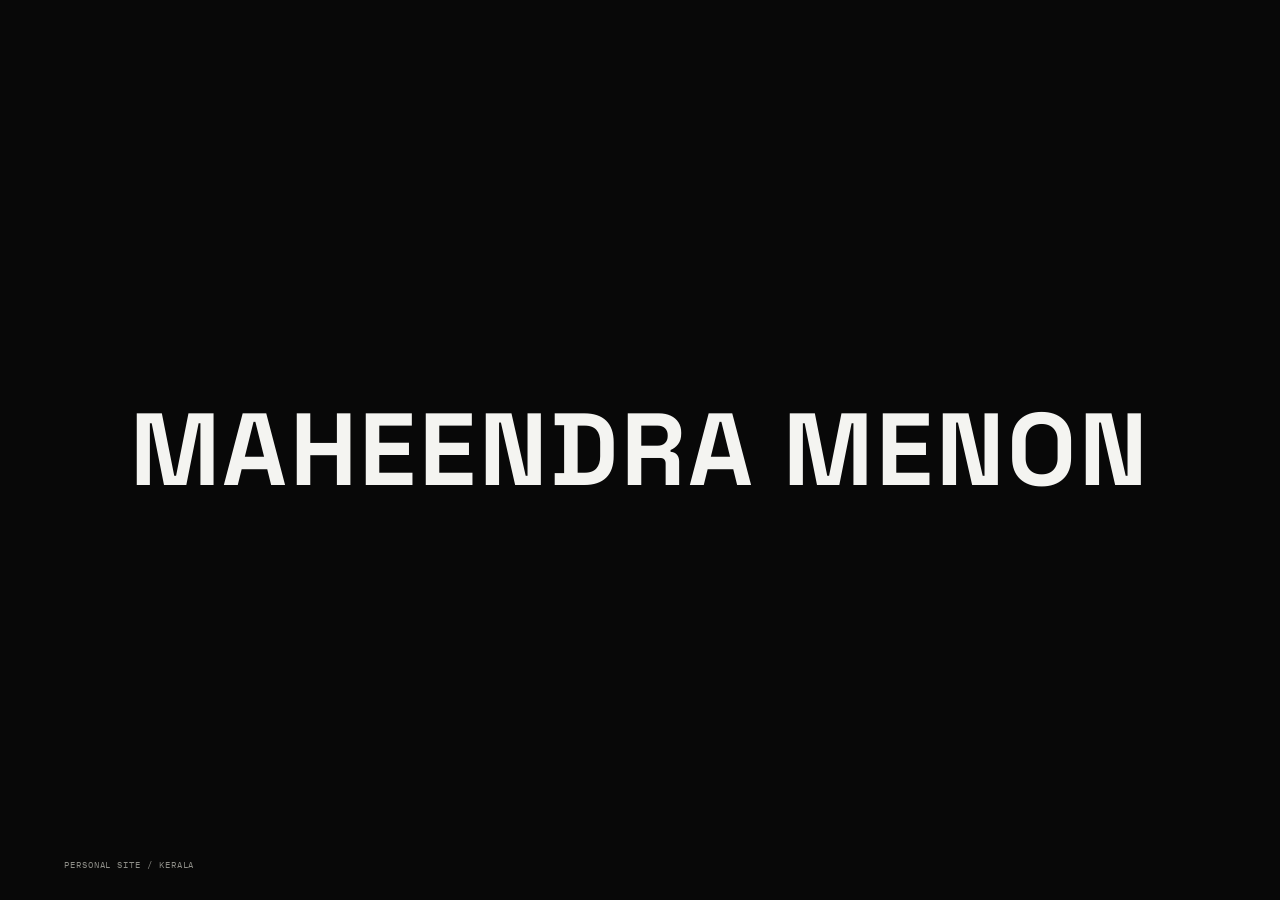
<file: index.html>
<!doctype html>
<html lang="en">
<head>
  <meta charset="utf-8">
  <meta name="viewport" content="width=device-width, initial-scale=1">
  <meta name="theme-color" content="#080808">
  <link rel="icon" type="image/svg+xml" href="favicon.svg">
  <meta name="description" content="Maheendra Menon's corner of the internet: a collection of software, interfaces, and experiments built in Kerala.">
  <meta name="author" content="Maheendra Menon">
  <link rel="canonical" href="https://maheendrahx.github.io/Portfolio/">
  <meta property="og:type" content="website">
  <meta property="og:url" content="https://maheendrahx.github.io/Portfolio/">
  <meta property="og:title" content="Maheendra Menon — Portfolio">
  <meta property="og:description" content="A collection of software, interfaces, and experiments by Maheendra Menon.">
  <meta property="og:image" content="https://maheendrahx.github.io/Portfolio/me.jpeg">
  <title>Maheendra Menon — Portfolio</title>
  <script src="theme-init.js"></script>
  <link rel="preconnect" href="https://fonts.googleapis.com">
  <link rel="preconnect" href="https://fonts.gstatic.com" crossorigin>
  <link href="https://fonts.googleapis.com/css2?family=DM+Mono:wght@400;500&family=IBM+Plex+Mono:wght@400;500;600&family=Manrope:wght@400;500;600;700;800&family=Space+Grotesk:wght@400;500;600;700&display=swap" rel="stylesheet">
  <style id="theme-token-fallback">:root,html{--paper:#080808;--paper-2:#151515;--ink:#f4f4f1;--soft-ink:#d8d8d2;--muted:#9a9a94;--rule:rgba(244,244,241,.2);--accent:#f4f4f1;--accent-dark:#aaa9a2;--mono:'IBM Plex Mono',ui-monospace,SFMono-Regular,Consolas,monospace;--sans:'Space Grotesk',Arial,sans-serif;--ease:cubic-bezier(.2,.8,.2,1);--gutter:clamp(20px,5vw,76px)}html[data-theme="light"]{--paper:#F8F9F5;--paper-2:#E8EEE8;--ink:#173D2B;--soft-ink:#345343;--muted:#5B6E61;--rule:rgba(23,61,43,.18);--accent:#47745A;--accent-dark:#315840;color-scheme:light}</style>
  <link rel="stylesheet" href="styles.css">
  <script src="script.js" defer></script>
</head>
<body class="intro-open">
  <a class="skip-link" href="#about">Skip to the about section</a>
  <div class="page-grain" aria-hidden="true"></div>
  <div class="intro-blackout" id="introBlackout" aria-hidden="true"><span class="intro-name" id="introName">MAHEENDRA MENON</span><span class="intro-index mono">PERSONAL SITE / KERALA</span></div>
  <div class="scroll-meter" aria-hidden="true"><span id="scrollMeter"></span></div>

  <header class="site-header" id="top">
    <a class="wordmark" href="#home" aria-label="Maheendra Menon, home"><span class="wordmark-mark">M<span>.</span></span><span class="wordmark-name">MAHEENDRA MENON<br><small>PERSONAL SITE / KERALA</small></span></a>
    <nav class="nav" id="mainNav" aria-label="Main navigation">
      <a href="#home" class="nav-link is-current">HOME</a>
      <a href="#about" class="nav-link">ABOUT</a>
      <a href="#work" class="nav-link">WORK</a>
      <a href="#certificates" class="nav-link">CERTIFICATES</a>
      <a href="#contact" class="nav-link">CONTACT</a>
    </nav>
    <button class="theme-toggle" id="themeToggle" type="button" aria-label="Switch to light theme" aria-pressed="false" title="Switch to light theme">
      <svg class="theme-icon theme-icon-sun" viewBox="0 0 24 24" aria-hidden="true" focusable="false"><circle cx="12" cy="12" r="4"></circle><path d="M12 2v2m0 16v2M4.93 4.93l1.42 1.42m11.3 11.3 1.42 1.42M2 12h2m16 0h2M4.93 19.07l1.42-1.42m11.3-11.3 1.42-1.42"></path></svg>
      <svg class="theme-icon theme-icon-moon" viewBox="0 0 24 24" aria-hidden="true" focusable="false"><path d="M20.2 15.1A8.5 8.5 0 0 1 8.9 3.8 8.6 8.6 0 1 0 20.2 15.1Z"></path></svg>
    </button>
    <button class="nav-toggle" id="navToggle" type="button" aria-label="Open navigation" aria-controls="mainNav" aria-expanded="false"><span></span><span></span></button>
  </header>

  <main>
    <section class="intro" id="home" aria-labelledby="hero-title">
      <div class="intro-topline mono"><span>INDEPENDENTLY MADE / SOMEWHERE BETWEEN CLASSES</span><span>KERALA, INDIA</span></div>
      <div class="hero-layout">
        <div class="hero-copy">
          <p class="eyebrow"><span class="status-dot"></span> CSE STUDENT · DEVELOPER · KERALA, INDIA</p>
          <h1 id="hero-title" class="hero-title" aria-label="Maheendra Menon"><span class="hero-line" data-split>MAHEENDRA</span><span class="hero-line hero-line-second"><span data-split>MENON</span><span class="hero-period">.</span></span></h1>
          <div class="hero-bottomline">
            <p class="hero-statement">I make things because<br>I want to see if I can.</p>
            <div class="hero-actions">
              <a class="enter-link" id="enterWork" href="#work"><span>COME HAVE A LOOK</span><span class="arrow-down" aria-hidden="true">↘</span></a>
              <a class="quiet-link" href="#contact">OR SAY HELLO <span aria-hidden="true">↗</span></a>
            </div>
          </div>
        </div>
        <aside class="hero-aside" aria-label="A note about this site">
          <span class="aside-index mono">FIELD NOTES&nbsp; № 01</span>
          <span class="aside-rule" aria-hidden="true"></span>
          <p>A personal collection of software, interfaces, and ideas that escaped the notes app.</p>
          <span class="aside-foot mono">NO PARTICULAR ORDER. STILL IN PROGRESS.</span>
        </aside>
      </div>
      <div class="intro-bottom mono"><span>SCROLL OR USE THE INDEX</span><span>PORTFOLIO / 2026</span></div>
      <span class="hero-side-note mono" aria-hidden="true">THOUGHT, THEN CODE</span>
    </section>

    <div class="archive" id="archive">


      <section class="section about-section" id="about" aria-labelledby="about-title" data-reveal>
        <div class="section-rail"><span class="section-number mono">01 / A NOTE</span><span class="section-tick" aria-hidden="true"></span></div>
        <div class="about-content">
          <p class="eyebrow">A LITTLE CONTEXT</p>
          <h2 id="about-title" class="about-heading">Still learning.<br><span>Usually by building.</span></h2>
          <div class="about-body">
            <p>I’m Maheendra, a CSE student in Kerala. I like getting curious about software, interfaces, AI, and computer vision — then following a random idea far enough to make a project out of it.</p>
            <p>Some things work on the first try. Most things teach me something. This site is where I keep them.</p>
          </div>
          <p class="about-colophon mono">CURRENTLY STUDYING AT TOCH INSTITUTE OF SCIENCE AND TECHNOLOGY</p>
        </div>
      </section>

      <section class="section work-section" id="work" aria-labelledby="work-title">
        <div class="section-rail"><span class="section-number mono">02 / THE WORK</span><span class="section-tick" aria-hidden="true"></span></div>
        <div class="work-content">
          <div class="section-heading-row" data-reveal>
            <div><p class="eyebrow">A SMALL, GROWING ARCHIVE</p><h2 id="work-title" class="section-heading">Made to find out.</h2></div>
            <p class="heading-note">Four projects. Four different rabbit holes.<br>No claim that any of them are finished.</p>
          </div>

          <article class="project project-mavis" data-reveal>
            <div class="project-visual mavis-visual" aria-label="Mavis project mark">
              <span class="visual-index mono">01 — ASSISTANT / IN PROGRESS</span>
              <img src="https://maheendrahx.github.io/Portfolio/mavis-logo.svg" alt="Mavis mark" loading="lazy">
              <span class="visual-caption mono">A PERSONAL BUILD, BEING REBUILT</span>
            </div>
            <div class="project-copy">
              <div class="project-kicker mono"><span>01</span><span>AI PRODUCT UI</span><span>BEING REBUILT</span></div>
              <h3>Mavis<span class="project-period">.</span></h3>
              <p class="project-deck">A multimodal AI assistant for live web research, file and image analysis, and conversations that keep their context close. The web version is being rebuilt.</p>
              <div class="project-foot"><span class="project-stack">React <i>·</i> FastAPI <i>·</i> Python</span><span class="project-links"><a class="text-link" href="mavis.html">Read case study <span aria-hidden="true">↘</span></a><a class="text-link" href="https://mavis-gamma.vercel.app/" target="_blank" rel="noopener noreferrer">Project link <span aria-hidden="true">↗</span></a></span></div>
            </div>
          </article>

          <article class="project project-kevin" data-reveal>
            <div class="project-copy">
              <div class="project-kicker mono"><span>02</span><span>AI-ASSISTED BUILD</span><span>LIVE</span></div>
              <h3>Kevin<span class="project-period">.</span></h3>
              <p class="project-deck">An AI-assisted study workspace built with Manus AI: a way to turn notes and readings into structured subjects, cited answers, recall cards, and practice quizzes.</p>
              <div class="project-foot"><span class="project-stack">Manus AI <i>·</i> AI-assisted development</span><span class="project-links"><a class="text-link" href="kevin.html">Read case study <span aria-hidden="true">↘</span></a><a class="text-link" href="https://kevin-lilac-delta.vercel.app/" target="_blank" rel="noopener noreferrer">Open the project <span aria-hidden="true">↗</span></a><a class="text-link" href="https://github.com/MaheendraHX/Kevin" target="_blank" rel="noopener noreferrer">GitHub <span aria-hidden="true">↗</span></a></span></div>
            </div>
            <div class="project-visual kevin-visual" aria-hidden="true"><span class="kevin-letter">K</span><span class="kevin-annotation mono">NOTES IN<br>NOTES OUT<br>BETTER QUESTIONS?</span><span class="kevin-index mono">STUDY / 02</span></div>
          </article>

          <article class="project project-gesture" data-reveal>
            <div class="project-visual gesture-visual">
              <span class="visual-index mono">03 — COMPUTER VISION / LIVE</span>
              <img src="https://maheendrahx.github.io/Portfolio/gesture-math-logo.png" alt="Gesture Math project mark" loading="lazy">
              <span class="gesture-scribble" aria-hidden="true">hands, meet numbers</span>
              <span class="visual-caption mono">INPUT: HANDS &nbsp; / &nbsp; OUTPUT: AN ANSWER</span>
            </div>
            <div class="project-copy">
              <div class="project-kicker mono"><span>03</span><span>COMPUTER VISION</span><span>LIVE</span></div>
              <h3>Gesture Math<span class="project-period">.</span></h3>
              <p class="project-deck">What if you could solve equations with your hands? A small math game that makes gestures the input and quick feedback the point.</p>
              <div class="project-foot"><span class="project-stack">JavaScript <i>·</i> CSS <i>·</i> HTML</span><span class="project-links"><a class="text-link" href="gesture-math.html">Read case study <span aria-hidden="true">↘</span></a><a class="text-link" href="https://gesture-math.vercel.app/" target="_blank" rel="noopener noreferrer">Try it <span aria-hidden="true">↗</span></a><a class="text-link" href="https://github.com/MaheendraHX/Math-game" target="_blank" rel="noopener noreferrer">GitHub <span aria-hidden="true">↗</span></a></span></div>
            </div>
          </article>

         <article class="project project-disaster" data-reveal>
  <div class="disaster-art">
    <span class="disaster-number" aria-hidden="true">04</span>
    <img
      src="assets/images/syndeo/syndeo-mark.svg"
      alt="SYNDEO connected-node mark"
      loading="lazy"
    >
    <span class="disaster-caption mono">GOOD IDEAS<br>DON’T HAPPEN ALONE.</span>
  </div>

  <div class="project-copy">
    <div class="project-kicker mono">
      <span>04</span>
      <span>COLLABORATION PLATFORM</span>
      <span>CASE STUDY</span>
    </div>

    <h3>SYNDEO<span class="project-period">.</span></h3>

    <p class="project-deck">
      A student collaboration platform for finding people with shared skills,
      interests, goals, and availability — then building together through
      circles, projects, and task tracking.
    </p>

    <div class="project-foot">
      <span class="project-stack">
        HTML <i>·</i> CSS <i>·</i> JavaScript <i>·</i>
        Java <i>·</i> Spring Boot <i>·</i> MySQL
      </span>

      <span class="project-links">
        <a
          class="text-link"
          href="syndeo.html"
        >Read case study <span aria-hidden="true">↘</span></a>

        <a
          class="text-link"
          href="https://github.com/MaheendraHX/SYNDEO"
          target="_blank"
          rel="noopener noreferrer"
        >GitHub <span aria-hidden="true">↗</span></a>
      </span>
    </div>
  </div>
</article>
        </div>
      </section>

      <section class="section certificates-section" id="certificates" aria-labelledby="certificates-title" data-reveal>
        <div class="section-rail"><span class="section-number mono">03 / THE PAPER TRAIL</span><span class="section-tick" aria-hidden="true"></span></div>
        <div class="certificates-content">
          <p class="eyebrow">COURSES, WORKSHOPS & OTHER RECEIPTS</p>
          <div class="cert-heading-row"><h2 id="certificates-title" class="section-heading">Things I’ve<br>learned along the way.</h2><p class="heading-note">An archive, not a leaderboard.<br>Open an entry to see the document.</p></div>
          <div class="certificate-list">
            <details class="certificate-entry"><summary><span class="certificate-no mono">01</span><span class="certificate-name">Software Engineering 101</span><span class="certificate-issuer">ADVAY Workshops · IEEE Computer Society TocH &amp; Core.ai</span><span class="certificate-date mono">FEB 13, 2026</span><span class="certificate-open" aria-hidden="true">↗</span></summary><div class="certificate-preview"><img src="https://maheendrahx.github.io/Portfolio/cert-advay26.jpg" alt="Software Engineering 101 certificate" loading="lazy"><a href="https://maheendrahx.github.io/Portfolio/cert-advay26.jpg" target="_blank" rel="noopener noreferrer">Open full certificate ↗</a></div></details>
            <details class="certificate-entry"><summary><span class="certificate-no mono">02</span><span class="certificate-name">AI Industry Internship</span><span class="certificate-issuer">Lifosys Digital Systems &amp; Aiilab</span><span class="certificate-date mono">JUN 3 – JUL 3, 2026</span><span class="certificate-open" aria-hidden="true">↗</span></summary><div class="certificate-preview"><img src="https://maheendrahx.github.io/Portfolio/cert-lifosys-aiilab.jpg" alt="AI Industry Internship certificate" loading="lazy"><a href="https://maheendrahx.github.io/Portfolio/cert-lifosys-aiilab.jpg" target="_blank" rel="noopener noreferrer">Open full certificate ↗</a></div></details>
            <details class="certificate-entry"><summary><span class="certificate-no mono">03</span><span class="certificate-name">Wireless Robotic Car</span><span class="certificate-issuer">TATHVA ’25 · NIT Calicut</span><span class="certificate-date mono">OCT 24–26, 2025</span><span class="certificate-open" aria-hidden="true">↗</span></summary><div class="certificate-preview"><img src="https://maheendrahx.github.io/Portfolio/cert-tathva25.jpg" alt="Wireless Robotic Car workshop certificate" loading="lazy"><a href="https://maheendrahx.github.io/Portfolio/cert-tathva25.jpg" target="_blank" rel="noopener noreferrer">Open full certificate ↗</a></div></details>
            <details class="certificate-entry"><summary><span class="certificate-no mono">04</span><span class="certificate-name">HACKLAB.exe: Cyber Security</span><span class="certificate-issuer">TECHFOSS 2026 · Toc H Dept. of CSE / IEEE-CS</span><span class="certificate-date mono">FEB 27, 2026</span><span class="certificate-open" aria-hidden="true">↗</span></summary><div class="certificate-preview"><img src="https://maheendrahx.github.io/Portfolio/cert-techfoss26.jpg" alt="HACKLAB.exe Cyber Security Workshop certificate" loading="lazy"><a href="https://maheendrahx.github.io/Portfolio/cert-techfoss26.jpg" target="_blank" rel="noopener noreferrer">Open full certificate ↗</a></div></details>
            <details class="certificate-entry"><summary><span class="certificate-no mono">05</span><span class="certificate-name">Cyber Verse: Blue Teaming</span><span class="certificate-issuer">IEEE Computer Society Kerala Chapter</span><span class="certificate-date mono">JUN 26, 2026</span><span class="certificate-open" aria-hidden="true">↗</span></summary><div class="certificate-preview"><img src="https://maheendrahx.github.io/Portfolio/cert-cyberverse.jpg" alt="Cyber Verse Blue Teaming certificate" loading="lazy"><a href="https://maheendrahx.github.io/Portfolio/cert-cyberverse.jpg" target="_blank" rel="noopener noreferrer">Open full certificate ↗</a></div></details>
            <details class="certificate-entry"><summary><span class="certificate-no mono">06</span><span class="certificate-name">Digital Edge 101</span><span class="certificate-issuer">IT-ITeS Sector Skills Council, Nasscom</span><span class="certificate-date mono">MAR 14, 2026</span><span class="certificate-open" aria-hidden="true">↗</span></summary><div class="certificate-preview"><img src="https://maheendrahx.github.io/Portfolio/cert-digital-edge-101.jpg" alt="Digital Edge 101 certificate of completion" loading="lazy"><a href="https://maheendrahx.github.io/Portfolio/cert-digital-edge-101.jpg" target="_blank" rel="noopener noreferrer">Open full certificate ↗</a></div></details>
            <details class="certificate-entry"><summary><span class="certificate-no mono">07</span><span class="certificate-name">Digital Edge 101 — Gold</span><span class="certificate-issuer">FutureSkills Prime · NASSCOM IT-ITeS SSC</span><span class="certificate-date mono">JUL 2, 2026</span><span class="certificate-open" aria-hidden="true">↗</span></summary><div class="certificate-preview"><img src="https://maheendrahx.github.io/Portfolio/cert-futureskills-digital-edge-101-gold.jpg" alt="Digital Edge 101 Gold certificate" loading="lazy"><a href="https://maheendrahx.github.io/Portfolio/cert-futureskills-digital-edge-101-gold.jpg" target="_blank" rel="noopener noreferrer">Open full certificate ↗</a></div></details>
            <details class="certificate-entry"><summary><span class="certificate-no mono">08</span><span class="certificate-name">AI Capabilities and Limitations</span><span class="certificate-issuer">Claude Academy</span><span class="certificate-date mono">AUG 26, 2026</span><span class="certificate-open" aria-hidden="true">↗</span></summary><div class="certificate-preview"><img src="https://maheendrahx.github.io/Portfolio/cert-claude-academy-ai-capabilities-limitations.png" alt="AI Capabilities and Limitations course completion badge" loading="lazy"><a href="https://maheendrahx.github.io/Portfolio/cert-claude-academy-ai-capabilities-limitations.png" target="_blank" rel="noopener noreferrer">Open full certificate ↗</a></div></details>
            <details class="certificate-entry"><summary><span class="certificate-no mono">09</span><span class="certificate-name">AI Fluency: Framework &amp; Foundations</span><span class="certificate-issuer">Anthropic</span><span class="certificate-date mono">DATE NOT SPECIFIED</span><span class="certificate-open" aria-hidden="true">↗</span></summary><div class="certificate-preview"><img src="https://maheendrahx.github.io/Portfolio/cert-anthropic-ai-fluency.jpg" alt="AI Fluency: Framework and Foundations certificate of completion" loading="lazy"><a href="https://maheendrahx.github.io/Portfolio/cert-anthropic-ai-fluency.jpg" target="_blank" rel="noopener noreferrer">Open full certificate ↗</a></div></details>
          </div>
          <p class="certificate-note mono">NINE DOCUMENTS, KEPT IN THEIR ORIGINAL FORM.</p>
        </div>
      </section>

      <section class="contact-section" id="contact" aria-labelledby="contact-title" data-reveal>
        <div class="contact-top mono"><span>04 / THE OPEN TAB</span><span>YOU MADE IT TO THE END.</span></div>
        <div class="contact-main"><p class="eyebrow">THAT’S THE SHORT VERSION</p><h2 id="contact-title">Got an idea?<br><em>Let’s see where it goes.</em></h2><p class="contact-copy">I’m open to internships, freelance work, and thoughtful collaborations. If you’ve got something interesting on your mind, I’m easy to find.</p><a class="contact-email" href="mailto:maheendramenon@gmail.com">maheendramenon@gmail.com <span aria-hidden="true">↗</span></a></div>
        <div class="contact-bottom"><a href="tel:+919746945370">+91 97469 45370</a><div class="social-links"><a href="https://github.com/MaheendraHX" target="_blank" rel="noopener noreferrer">GITHUB ↗</a><a href="https://www.linkedin.com/in/maheendramenon" target="_blank" rel="noopener noreferrer">LINKEDIN ↗</a><a href="https://www.instagram.com/x_tr_em_er/" target="_blank" rel="noopener noreferrer">INSTAGRAM ↗</a></div><a href="#top" class="back-top">BACK TO TOP ↑</a></div>
      </section>
      <footer class="site-footer mono"><span>MADE BY MAHEENDRA, IN KERALA.</span><span>PERSONAL SITE / 2026</span></footer>
    </div>
  </main>
</body>
</html>
</file>
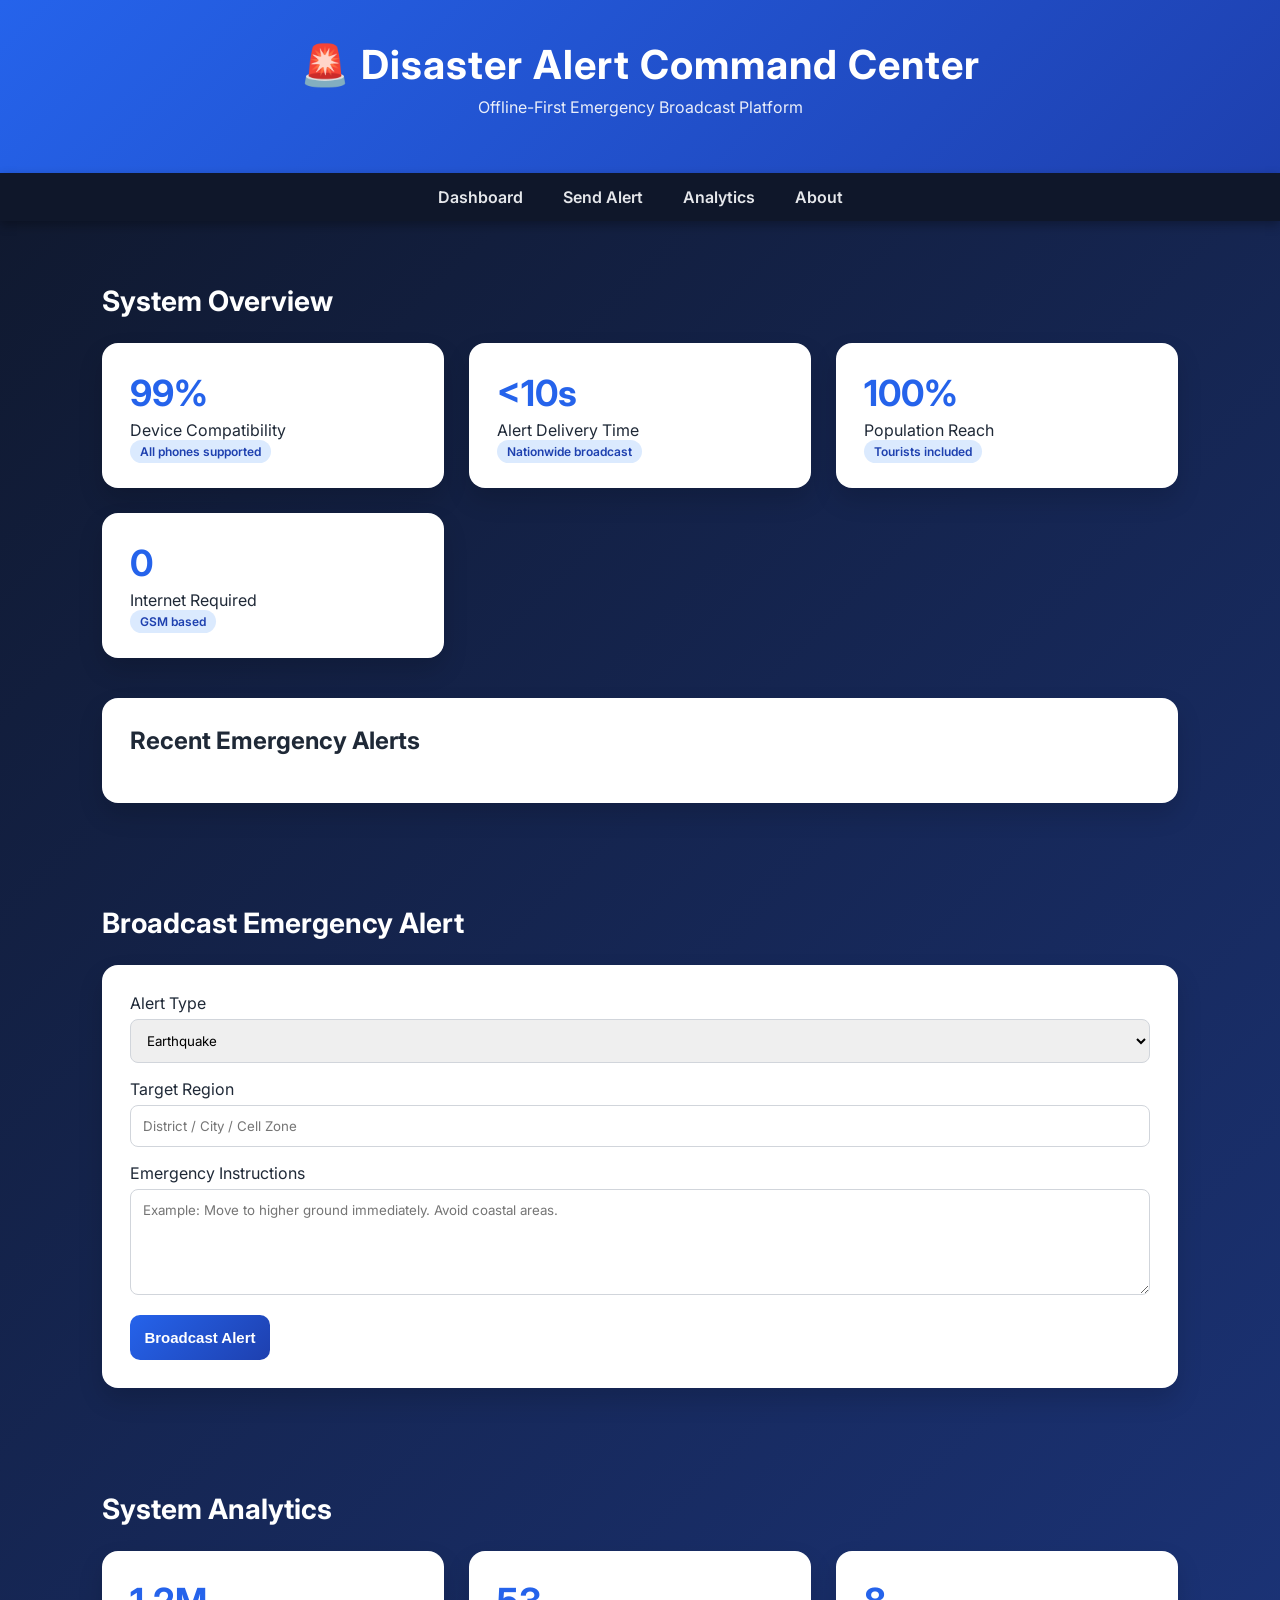
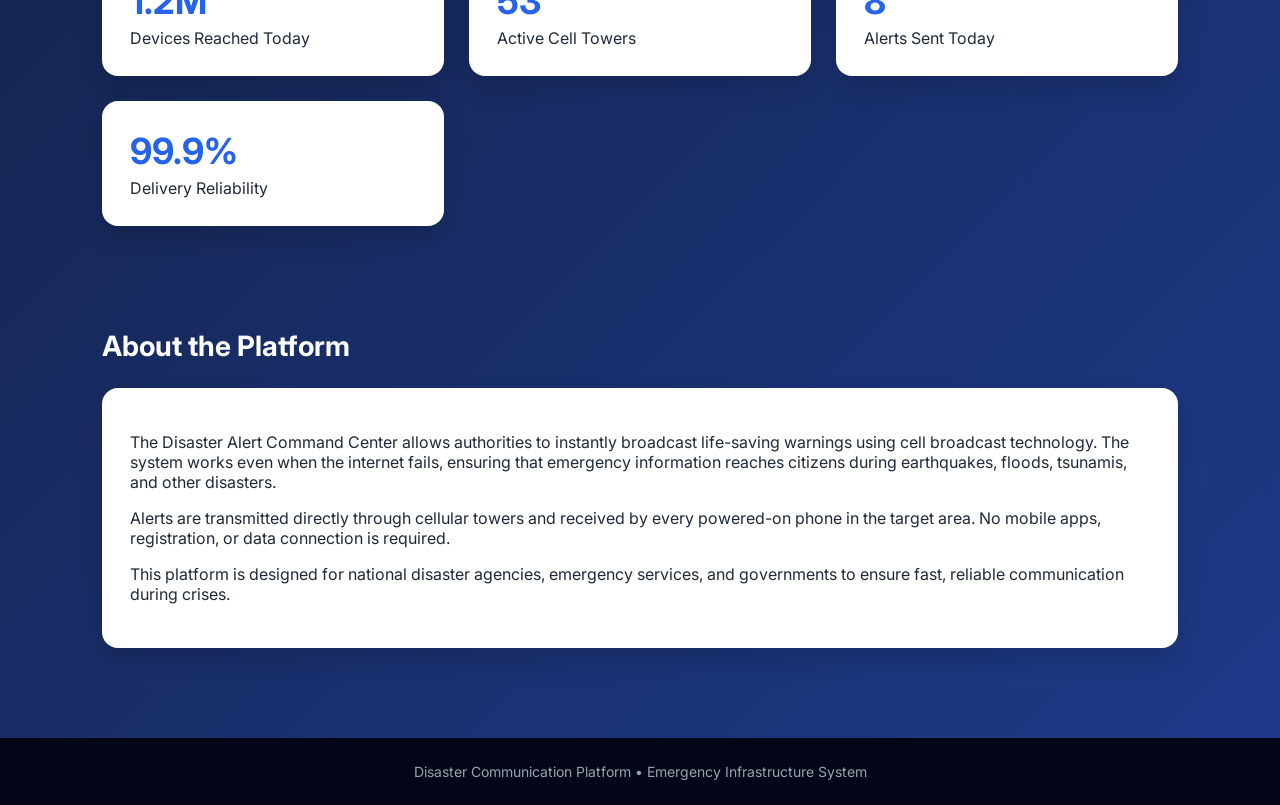
<file: disaster alert app.html.html>
<!DOCTYPE html>
<html lang="en">
<head>
<meta charset="UTF-8">
<meta name="viewport" content="width=device-width, initial-scale=1.0">
<title>Disaster Alert Command Center</title>

<link href="https://fonts.googleapis.com/css2?family=Inter:wght@300;400;600;700&display=swap" rel="stylesheet">

<style>
*{box-sizing:border-box}
body{
font-family:'Inter',sans-serif;
margin:0;
background:linear-gradient(135deg,#0f172a,#1e3a8a);
color:#1f2937;
}

header{
background:linear-gradient(135deg,#2563eb,#1e40af);
color:white;
padding:40px 20px;
text-align:center;
box-shadow:0 10px 30px rgba(0,0,0,0.2);
}

header h1{
margin:0;
font-size:40px;
letter-spacing:1px;
}

header p{
opacity:0.9;
margin-top:8px;
}

nav{
background:#0f172a;
padding:14px;
text-align:center;
box-shadow:0 4px 10px rgba(0,0,0,0.3);
}

nav a{
color:#e5e7eb;
margin:0 18px;
text-decoration:none;
font-weight:600;
transition:0.3s;
}

nav a:hover{
color:#60a5fa;
}

.container{
padding:40px 8%;
}

.grid{
display:grid;
grid-template-columns:repeat(auto-fit,minmax(260px,1fr));
gap:25px;
}

.card{
background:white;
padding:28px;
border-radius:16px;
box-shadow:0 12px 25px rgba(0,0,0,0.15);
transition:0.25s;
}

.card:hover{
transform:translateY(-6px);
box-shadow:0 18px 35px rgba(0,0,0,0.25);
}

.card h2{
margin-top:0;
}

.stat{
font-size:36px;
font-weight:700;
color:#2563eb;
margin-bottom:5px;
}

input,select,textarea{
width:100%;
padding:12px;
border-radius:8px;
border:1px solid #d1d5db;
margin-top:6px;
margin-bottom:16px;
font-family:inherit;
}

button{
background:linear-gradient(135deg,#2563eb,#1e40af);
color:white;
padding:14px;
border:none;
border-radius:10px;
font-weight:600;
font-size:15px;
cursor:pointer;
transition:0.25s;
}

button:hover{
transform:scale(1.03);
box-shadow:0 6px 16px rgba(0,0,0,0.3);
}

.alert{
background:#fee2e2;
border-left:6px solid #ef4444;
padding:14px;
border-radius:8px;
margin-bottom:12px;
}

footer{
background:#020617;
color:#9ca3af;
text-align:center;
padding:25px;
margin-top:50px;
font-size:14px;
}

.badge{
background:#dbeafe;
color:#1e40af;
padding:4px 10px;
border-radius:20px;
font-size:12px;
font-weight:600;
}

.section-title{
color:white;
margin-bottom:25px;
font-size:28px;
}

</style>

<script>
function sendAlert() {
    const type = document.getElementById("type").value;
    const region = document.getElementById("region").value.trim();
    const message = document.getElementById("message").value.trim();

    if (!region || !message) {
        alert("Please enter both a target region and an alert message.");
        return;
    }

    const log = document.getElementById("alertLog");
    const entry = document.createElement("div");
    entry.className = "alert";

    const heading = document.createElement("strong");
    heading.textContent = `${type} Alert — Prototype`;

    const details = document.createElement("p");
    details.textContent = `Target region: ${region}`;

    const instructions = document.createElement("p");
    instructions.textContent = message;

    entry.append(heading, details, instructions);
    log.prepend(entry);

    alert(
        "Prototype demonstration only. " +
        "No emergency alert was transmitted."
    );
}
</script>

</head>

<body>

<header>
<h1>🚨 Disaster Alert Command Center</h1>
<p>Offline-First Emergency Broadcast Platform</p>
</header>

<nav>
<a href="#dashboard">Dashboard</a>
<a href="#send">Send Alert</a>
<a href="#analytics">Analytics</a>
<a href="#about">About</a>
</nav>

<div class="container" id="dashboard">

<h2 class="section-title">System Overview</h2>

<div class="grid">

<div class="card">
<div class="stat">99%</div>
<div>Device Compatibility</div>
<span class="badge">All phones supported</span>
</div>

<div class="card">
<div class="stat"><10s</div>
<div>Alert Delivery Time</div>
<span class="badge">Nationwide broadcast</span>
</div>

<div class="card">
<div class="stat">100%</div>
<div>Population Reach</div>
<span class="badge">Tourists included</span>
</div>

<div class="card">
<div class="stat">0</div>
<div>Internet Required</div>
<span class="badge">GSM based</span>
</div>

</div>

<br><br>

<div class="card">
<h2>Recent Emergency Alerts</h2>
<div id="alertLog"></div>
</div>

</div>

<div class="container" id="send">

<h2 class="section-title">Broadcast Emergency Alert</h2>

<div class="card">

<label>Alert Type</label>
<select id="type">
<option>Earthquake</option>
<option>Flood</option>
<option>Tsunami</option>
<option>Cyclone</option>
<option>Wildfire</option>
<option>General Emergency</option>
</select>

<label>Target Region</label>
<input id="region" placeholder="District / City / Cell Zone">

<label>Emergency Instructions</label>
<textarea id="message" rows="5" placeholder="Example: Move to higher ground immediately. Avoid coastal areas."></textarea>

<button onclick="sendAlert()">Broadcast Alert</button>

</div>

</div>

<div class="container" id="analytics">

<h2 class="section-title">System Analytics</h2>

<div class="grid">

<div class="card">
<div class="stat">1.2M</div>
Devices Reached Today
</div>

<div class="card">
<div class="stat">53</div>
Active Cell Towers
</div>

<div class="card">
<div class="stat">8</div>
Alerts Sent Today
</div>

<div class="card">
<div class="stat">99.9%</div>
Delivery Reliability
</div>

</div>

</div>

<div class="container" id="about">

<h2 class="section-title">About the Platform</h2>

<div class="card">

<p>
The Disaster Alert Command Center allows authorities to instantly broadcast life-saving warnings using cell broadcast technology. The system works even when the internet fails, ensuring that emergency information reaches citizens during earthquakes, floods, tsunamis, and other disasters.
</p>

<p>
Alerts are transmitted directly through cellular towers and received by every powered-on phone in the target area. No mobile apps, registration, or data connection is required.
</p>

<p>
This platform is designed for national disaster agencies, emergency services, and governments to ensure fast, reliable communication during crises.
</p>

</div>

</div>

<footer>
Disaster Communication Platform • Emergency Infrastructure System
</footer>

</body>
</html>
</file>
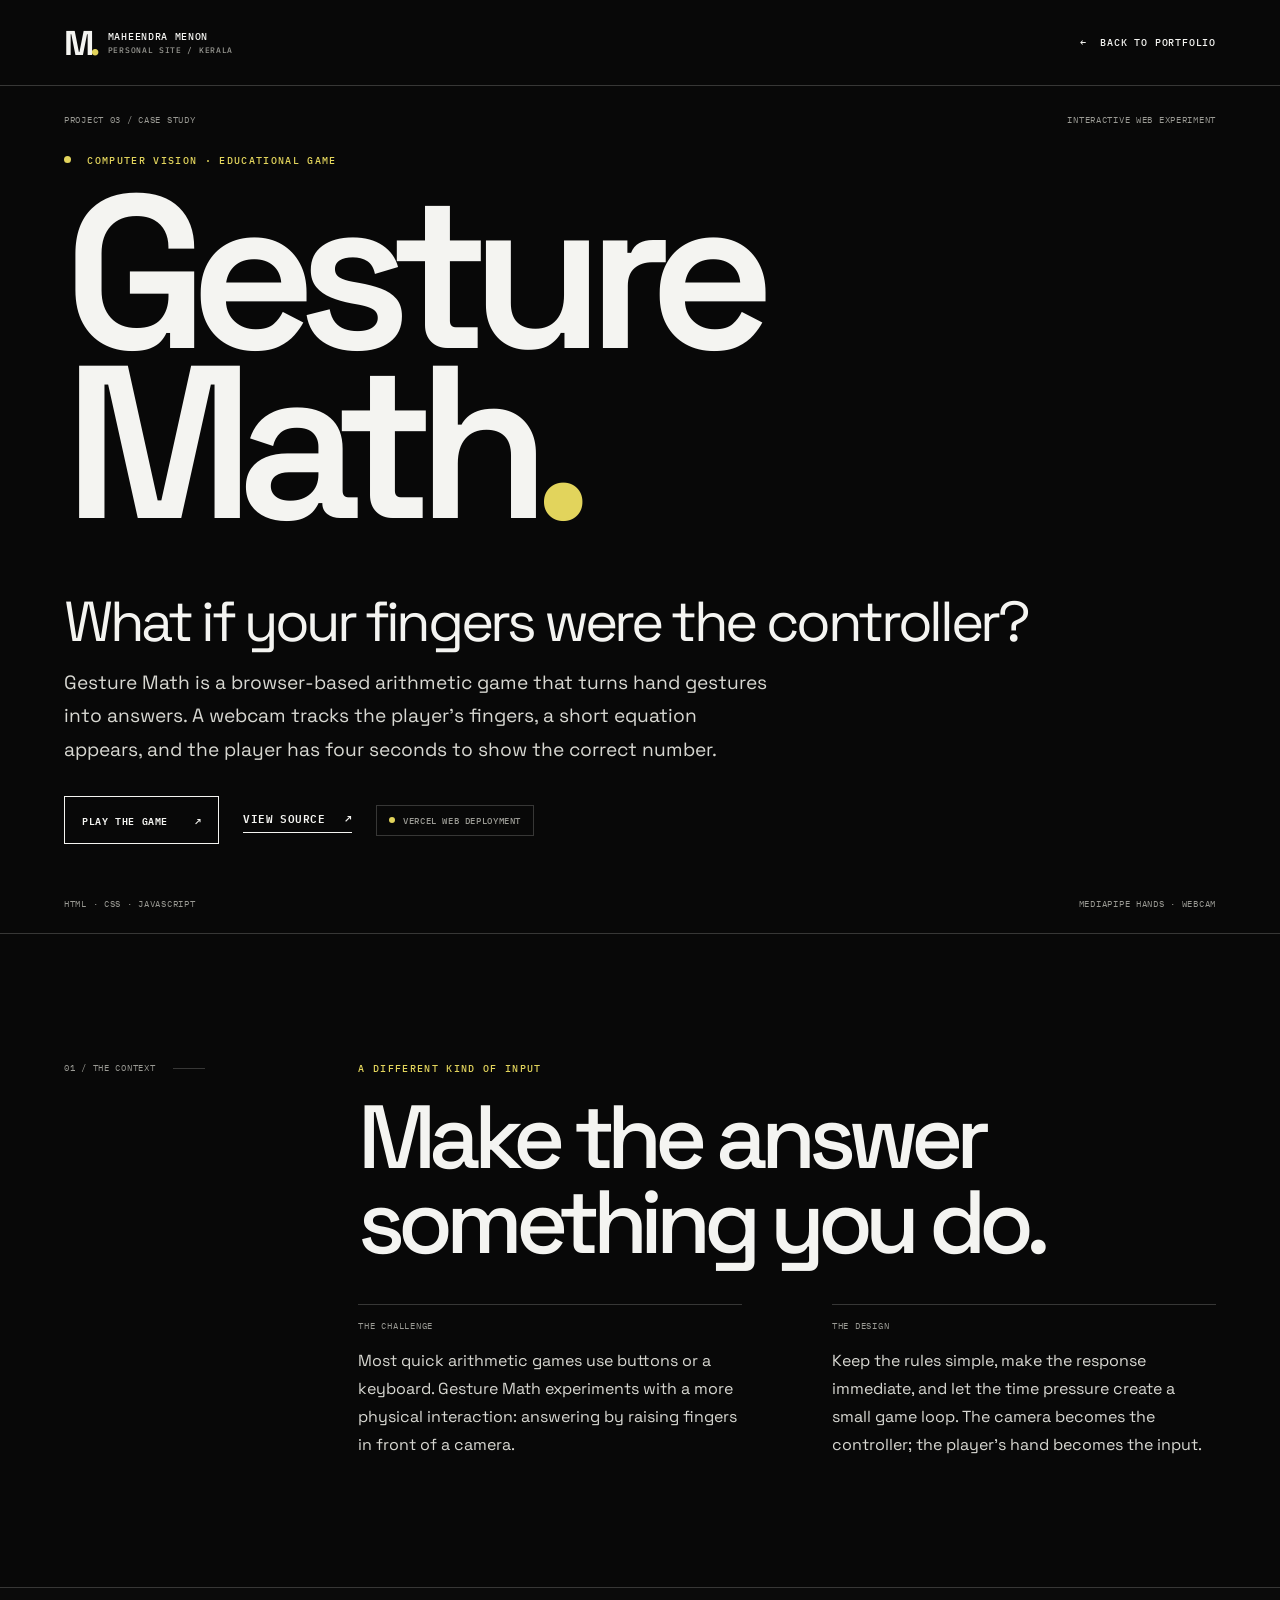
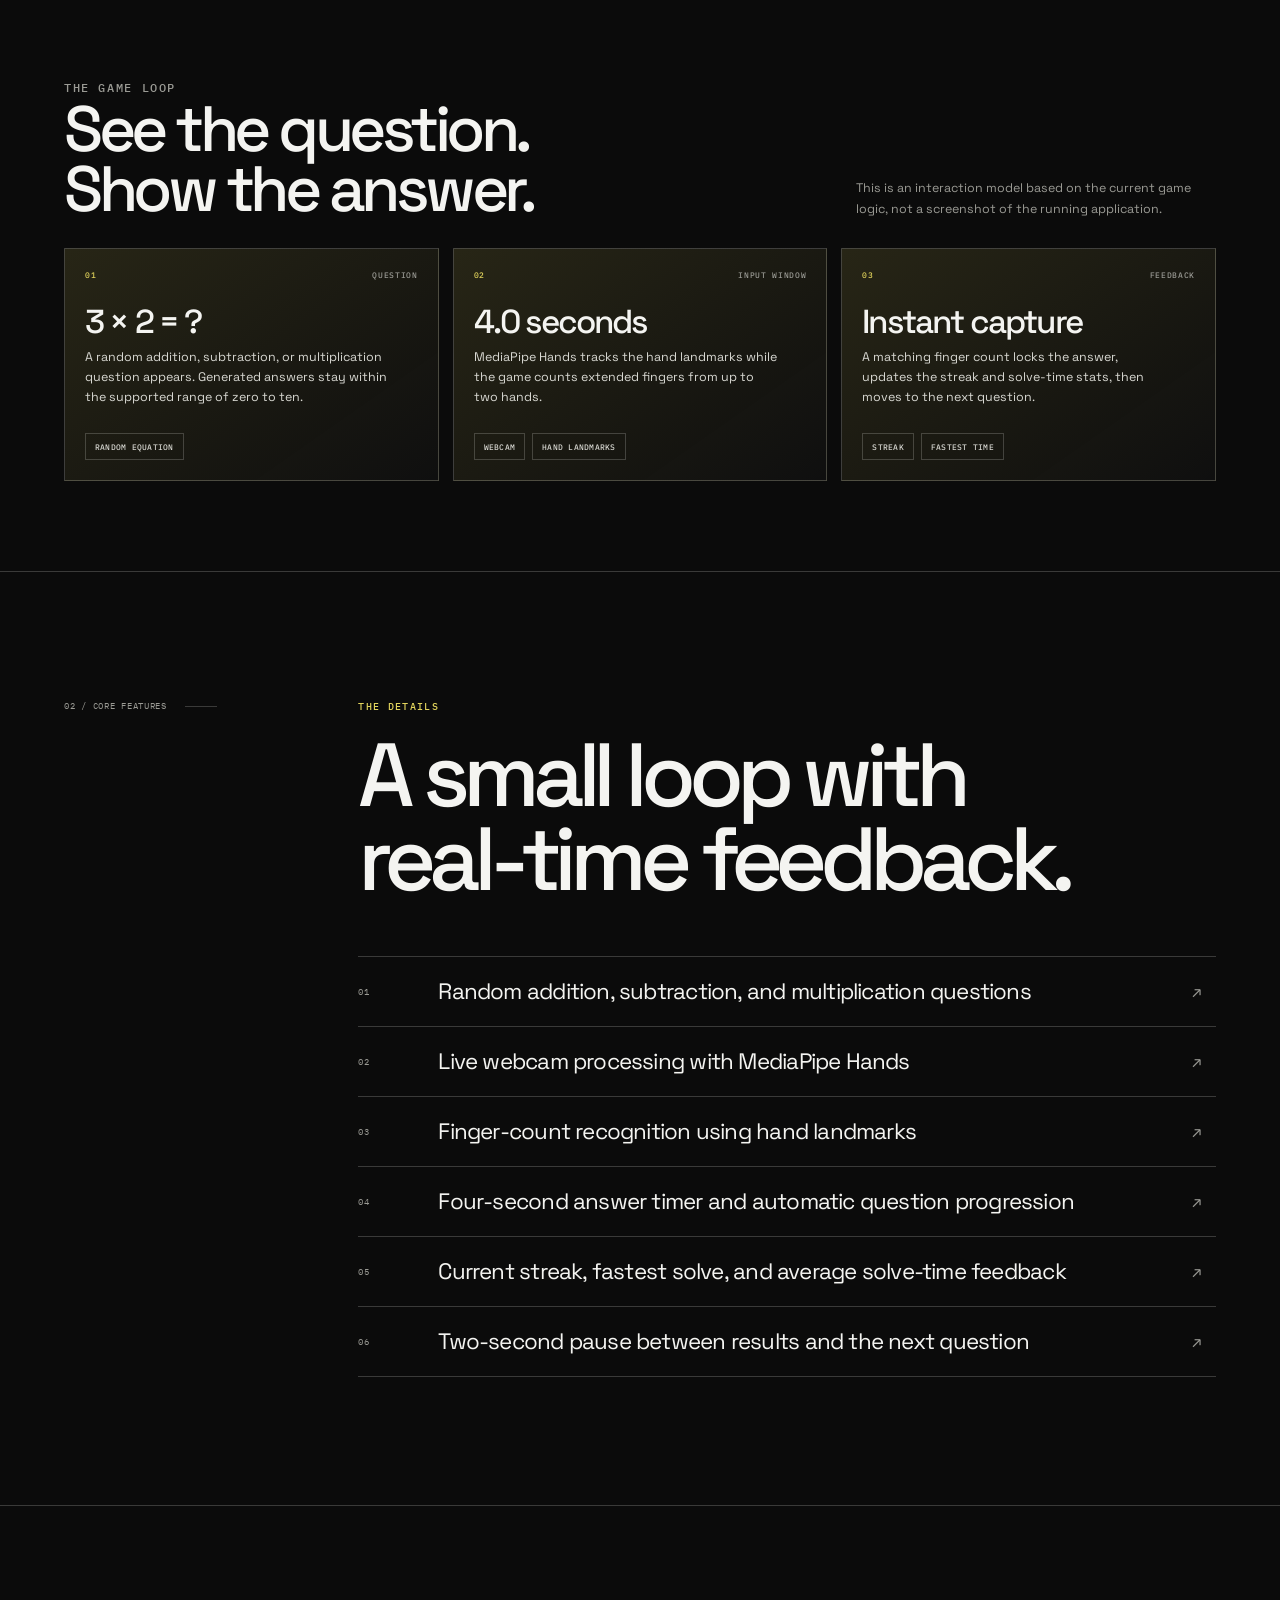
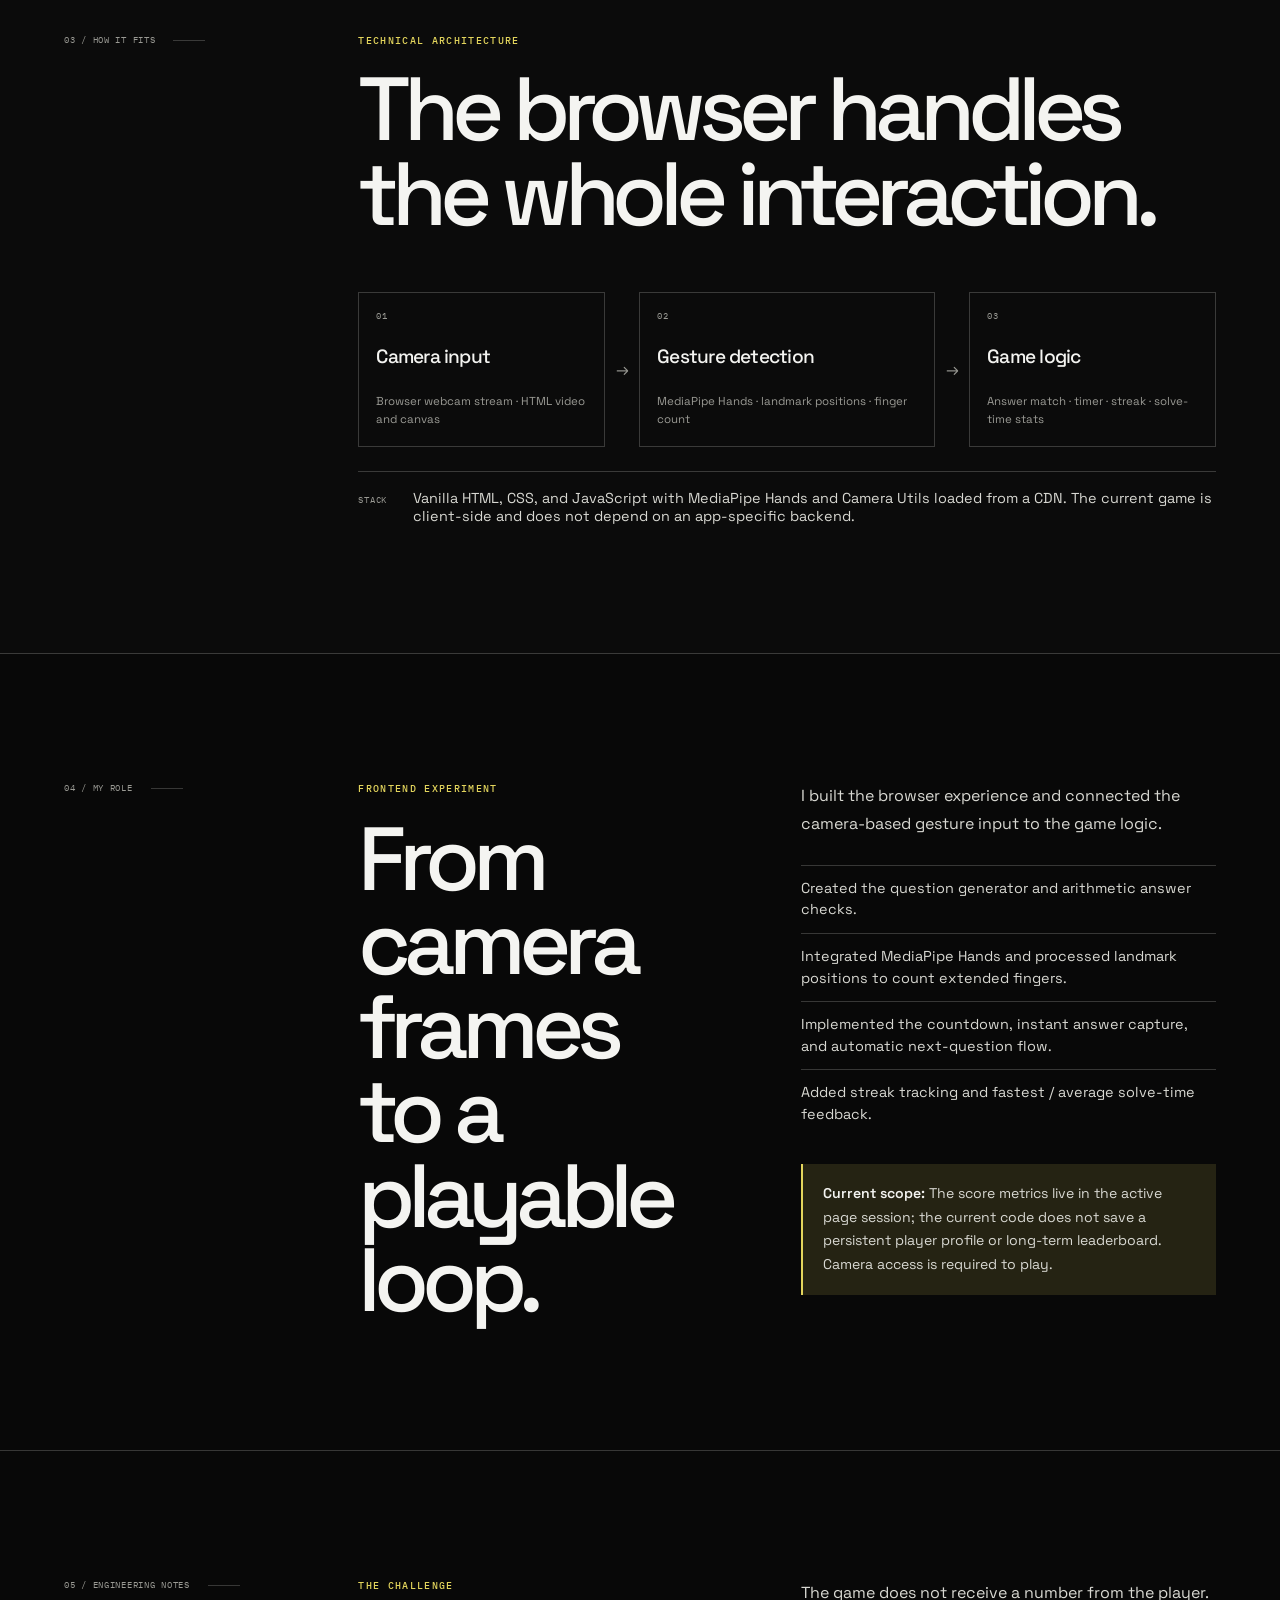
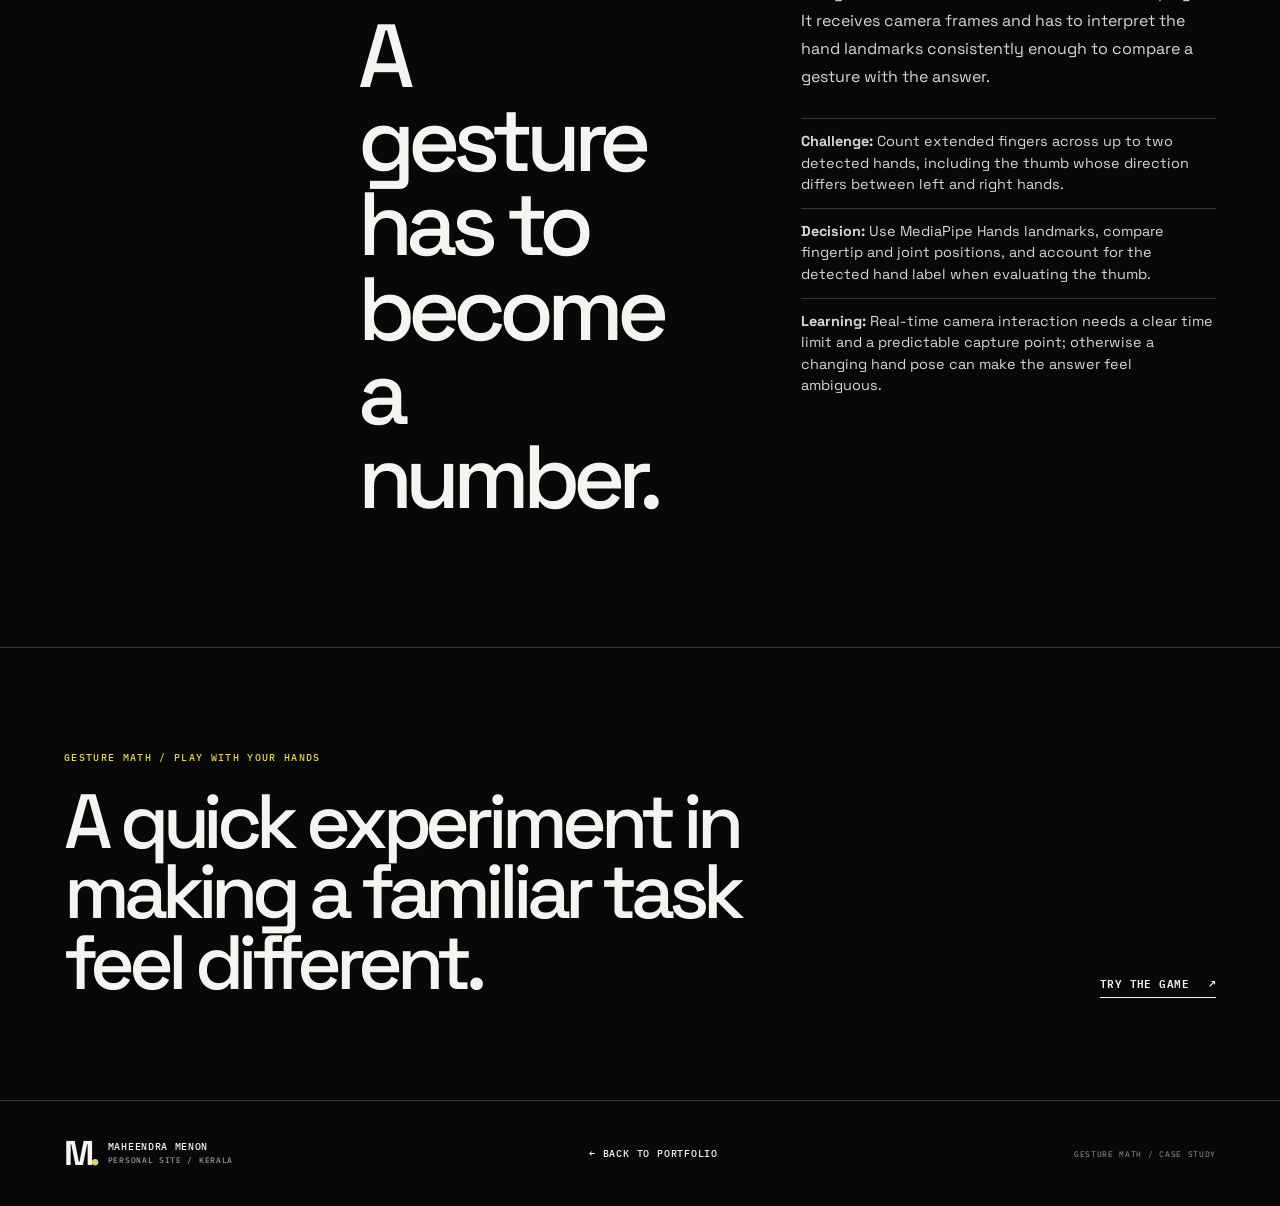
<file: gesture-math.html>
<!doctype html>
<html lang="en">
<head>
  <meta charset="utf-8">
  <meta name="viewport" content="width=device-width, initial-scale=1">
  <meta name="theme-color" content="#080808">
  <link rel="icon" type="image/svg+xml" href="favicon.svg">
  <meta name="description" content="Gesture Math case study: a browser-based arithmetic game that uses MediaPipe hand tracking as its input.">
  <meta property="og:type" content="article">
  <meta property="og:title" content="Gesture Math — Case Study | Maheendra Menon">
  <meta property="og:description" content="A webcam, a hand, and a four-second math challenge.">
  <title>Gesture Math — Case Study | Maheendra Menon</title>
  <link rel="preconnect" href="https://fonts.googleapis.com">
  <link rel="preconnect" href="https://fonts.gstatic.com" crossorigin>
  <script src="theme-init.js"></script>
  <link href="https://fonts.googleapis.com/css2?family=IBM+Plex+Mono:wght@400;500;600&family=Space+Grotesk:wght@400;500;600;700&display=swap" rel="stylesheet">
  <link rel="stylesheet" href="case-study.css">
</head>
<body data-project="gesture-math">
  <a class="skip-link" href="#main">Skip to case study</a>
  <header class="case-header">
    <a class="wordmark" href="index.html" aria-label="Back to Maheendra Menon's portfolio"><span class="mark">M<span>.</span></span><span>MAHEENDRA MENON<br><small>PERSONAL SITE / KERALA</small></span></a>
    <a class="back-link" href="index.html"><span aria-hidden="true">←</span> BACK TO PORTFOLIO</a>
  </header>
  <main id="main">
    <section class="case-hero" aria-labelledby="project-title">
      <div class="hero-meta mono"><span>PROJECT 03 / CASE STUDY</span><span>INTERACTIVE WEB EXPERIMENT</span></div>
      <p class="eyebrow"><span class="status-dot"></span> COMPUTER VISION · EDUCATIONAL GAME</p>
      <h1 id="project-title">Gesture Math<span class="period">.</span></h1>
      <p class="tagline">What if your fingers were the controller?</p>
      <p class="intro">Gesture Math is a browser-based arithmetic game that turns hand gestures into answers. A webcam tracks the player's fingers, a short equation appears, and the player has four seconds to show the correct number.</p>
      <div class="hero-actions">
        <a class="button-link" href="https://gesture-math.vercel.app/" target="_blank" rel="noopener noreferrer">PLAY THE GAME <span aria-hidden="true">↗</span></a>
        <a class="text-link" href="https://github.com/MaheendraHX/Math-game" target="_blank" rel="noopener noreferrer">VIEW SOURCE <span aria-hidden="true">↗</span></a>
        <span class="hero-status mono"><span class="status-dot"></span> VERCEL WEB DEPLOYMENT</span>
      </div>
      <div class="hero-index mono"><span>HTML · CSS · JAVASCRIPT</span><span>MEDIAPIPE HANDS · WEBCAM</span></div>
    </section>
    <section class="case-section overview" aria-labelledby="overview-title">
      <div class="section-rail mono"><span>01 / THE CONTEXT</span><span class="rail-line"></span></div>
      <div class="section-content">
        <p class="eyebrow">A DIFFERENT KIND OF INPUT</p>
        <h2 id="overview-title">Make the answer<br>something you do.</h2>
        <div class="two-column">
          <article><p class="label mono">THE CHALLENGE</p><p>Most quick arithmetic games use buttons or a keyboard. Gesture Math experiments with a more physical interaction: answering by raising fingers in front of a camera.</p></article>
          <article><p class="label mono">THE DESIGN</p><p>Keep the rules simple, make the response immediate, and let the time pressure create a small game loop. The camera becomes the controller; the player's hand becomes the input.</p></article>
        </div>
      </div>
    </section>
    <section class="case-visual-section" aria-labelledby="loop-title">
      <div class="visual-section-heading">
        <div><p class="eyebrow">THE GAME LOOP</p><h2 id="loop-title">See the question.<br>Show the answer.</h2></div>
        <p>This is an interaction model based on the current game logic, not a screenshot of the running application.</p>
      </div>
      <div class="visual-grid"><article class="visual-card"><div class="visual-card-top"><span class="visual-index">01</span><span>QUESTION</span></div><div><strong>3 × 2 = ?</strong><p>A random addition, subtraction, or multiplication question appears. Generated answers stay within the supported range of zero to ten.</p></div><div class="visual-tags"><span>RANDOM EQUATION</span></div></article>
        <article class="visual-card"><div class="visual-card-top"><span class="visual-index">02</span><span>INPUT WINDOW</span></div><div><strong>4.0 seconds</strong><p>MediaPipe Hands tracks the hand landmarks while the game counts extended fingers from up to two hands.</p></div><div class="visual-tags"><span>WEBCAM</span><span>HAND LANDMARKS</span></div></article>
        <article class="visual-card"><div class="visual-card-top"><span class="visual-index">03</span><span>FEEDBACK</span></div><div><strong>Instant capture</strong><p>A matching finger count locks the answer, updates the streak and solve-time stats, then moves to the next question.</p></div><div class="visual-tags"><span>STREAK</span><span>FASTEST TIME</span></div></article></div>
    </section>
    <section class="case-section feature-section" aria-labelledby="features-title">
      <div class="section-rail mono"><span>02 / CORE FEATURES</span><span class="rail-line"></span></div>
      <div class="section-content">
        <p class="eyebrow">THE DETAILS</p>
        <h2 id="features-title">A small loop with<br>real-time feedback.</h2>
        <ul class="feature-list"><li><span class="feature-no mono">01</span><span class="feature-name">Random addition, subtraction, and multiplication questions</span><span class="feature-mark" aria-hidden="true">↗</span></li>
          <li><span class="feature-no mono">02</span><span class="feature-name">Live webcam processing with MediaPipe Hands</span><span class="feature-mark" aria-hidden="true">↗</span></li>
          <li><span class="feature-no mono">03</span><span class="feature-name">Finger-count recognition using hand landmarks</span><span class="feature-mark" aria-hidden="true">↗</span></li>
          <li><span class="feature-no mono">04</span><span class="feature-name">Four-second answer timer and automatic question progression</span><span class="feature-mark" aria-hidden="true">↗</span></li>
          <li><span class="feature-no mono">05</span><span class="feature-name">Current streak, fastest solve, and average solve-time feedback</span><span class="feature-mark" aria-hidden="true">↗</span></li>
          <li><span class="feature-no mono">06</span><span class="feature-name">Two-second pause between results and the next question</span><span class="feature-mark" aria-hidden="true">↗</span></li></ul>
        
      </div>
    </section>
    <section class="case-section architecture" aria-labelledby="architecture-title">
      <div class="section-rail mono"><span>03 / HOW IT FITS</span><span class="rail-line"></span></div>
      <div class="section-content">
        <p class="eyebrow">TECHNICAL ARCHITECTURE</p>
        <h2 id="architecture-title">The browser handles<br>the whole interaction.</h2>
        <div class="architecture-flow" aria-label="Webcam video is processed by MediaPipe Hands, finger counts are compared to a generated answer, then the game updates the score"><div class="flow-node"><span class="flow-number mono">01</span><strong>Camera input</strong><span>Browser webcam stream · HTML video and canvas</span></div>
          <span class="flow-arrow" aria-hidden="true">→</span><div class="flow-node"><span class="flow-number mono">02</span><strong>Gesture detection</strong><span>MediaPipe Hands · landmark positions · finger count</span></div>
          <span class="flow-arrow" aria-hidden="true">→</span><div class="flow-node"><span class="flow-number mono">03</span><strong>Game logic</strong><span>Answer match · timer · streak · solve-time stats</span></div></div>
        <div class="auth-note"><span class="label mono">STACK</span><p>Vanilla HTML, CSS, and JavaScript with MediaPipe Hands and Camera Utils loaded from a CDN. The current game is client-side and does not depend on an app-specific backend.</p></div>
      </div>
    </section>
    <section class="case-section contribution" aria-labelledby="role-title">
      <div class="section-rail mono"><span>04 / MY ROLE</span><span class="rail-line"></span></div>
      <div class="section-content contribution-layout">
        <div><p class="eyebrow">FRONTEND EXPERIMENT</p><h2 id="role-title">From camera frames<br>to a playable loop.</h2></div>
        <div class="contribution-copy">
          <p>I built the browser experience and connected the camera-based gesture input to the game logic.</p>
          <ul class="plain-list"><li>Created the question generator and arithmetic answer checks.</li>
            <li>Integrated MediaPipe Hands and processed landmark positions to count extended fingers.</li>
            <li>Implemented the countdown, instant answer capture, and automatic next-question flow.</li>
            <li>Added streak tracking and fastest / average solve-time feedback.</li></ul>
          <div class="scope-note"><strong>Current scope:</strong> The score metrics live in the active page session; the current code does not save a persistent player profile or long-term leaderboard. Camera access is required to play.</div>
        </div>
      </div>
    </section>
    <section class="case-section contribution" aria-labelledby="engineering-title">
      <div class="section-rail mono"><span>05 / ENGINEERING NOTES</span><span class="rail-line"></span></div>
      <div class="section-content contribution-layout">
        <div><p class="eyebrow">THE CHALLENGE</p><h2 id="engineering-title">A gesture has to<br>become a number.</h2></div>
        <div class="contribution-copy">
          <p>The game does not receive a number from the player. It receives camera frames and has to interpret the hand landmarks consistently enough to compare a gesture with the answer.</p>
          <ul class="plain-list">
            <li><strong>Challenge:</strong> Count extended fingers across up to two detected hands, including the thumb whose direction differs between left and right hands.</li>
            <li><strong>Decision:</strong> Use MediaPipe Hands landmarks, compare fingertip and joint positions, and account for the detected hand label when evaluating the thumb.</li>
            <li><strong>Learning:</strong> Real-time camera interaction needs a clear time limit and a predictable capture point; otherwise a changing hand pose can make the answer feel ambiguous.</li>
          </ul>
        </div>
      </div>
    </section>
    <section class="case-close" aria-label="Project links">
      <div><p class="eyebrow">GESTURE MATH / PLAY WITH YOUR HANDS</p><h2>A quick experiment in making a familiar task feel different.</h2></div>
      <a class="text-link" href="https://gesture-math.vercel.app/" target="_blank" rel="noopener noreferrer">TRY THE GAME <span aria-hidden="true">↗</span></a>
    </section>
  </main>
  <footer class="case-footer"><a class="wordmark" href="index.html"><span class="mark">M<span>.</span></span><span>MAHEENDRA MENON<br><small>PERSONAL SITE / KERALA</small></span></a><a class="back-link" href="index.html">← BACK TO PORTFOLIO</a><span class="mono footer-note">GESTURE MATH / CASE STUDY</span></footer>
</body>
</html>
</file>
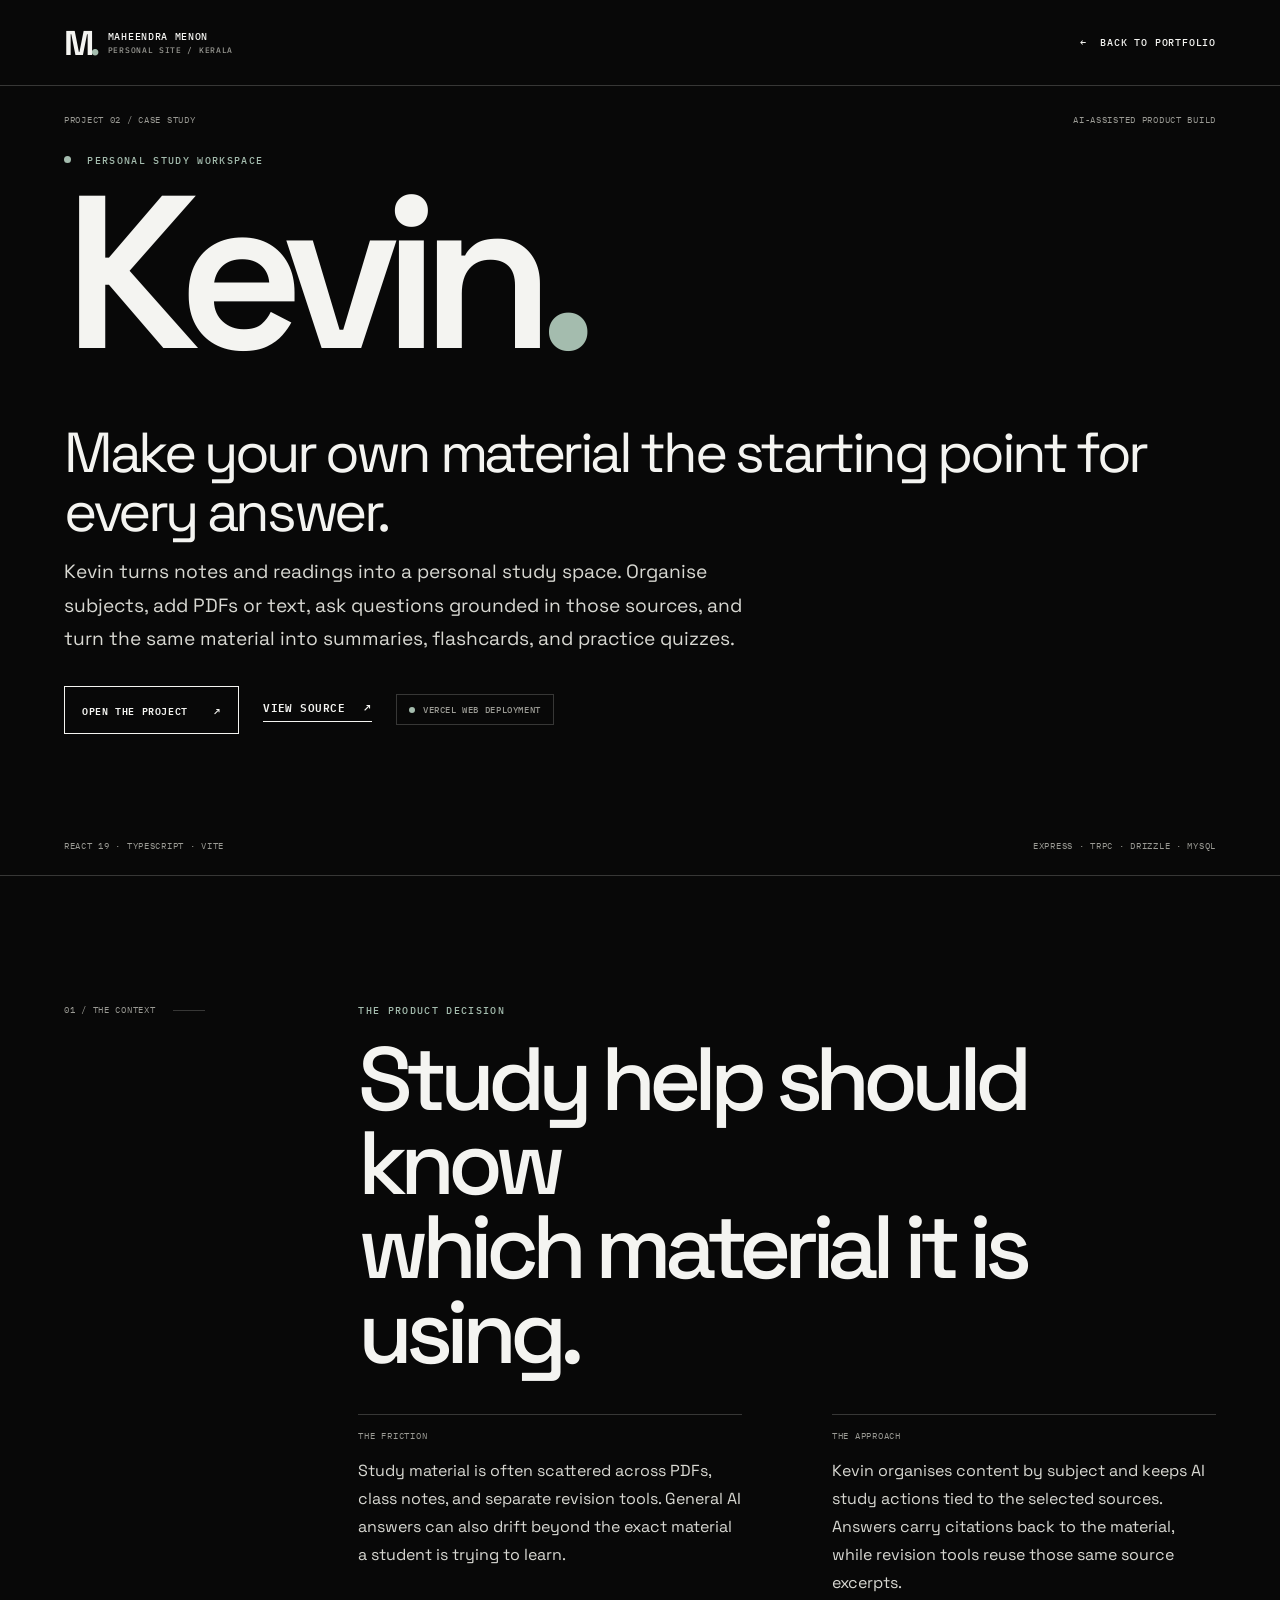
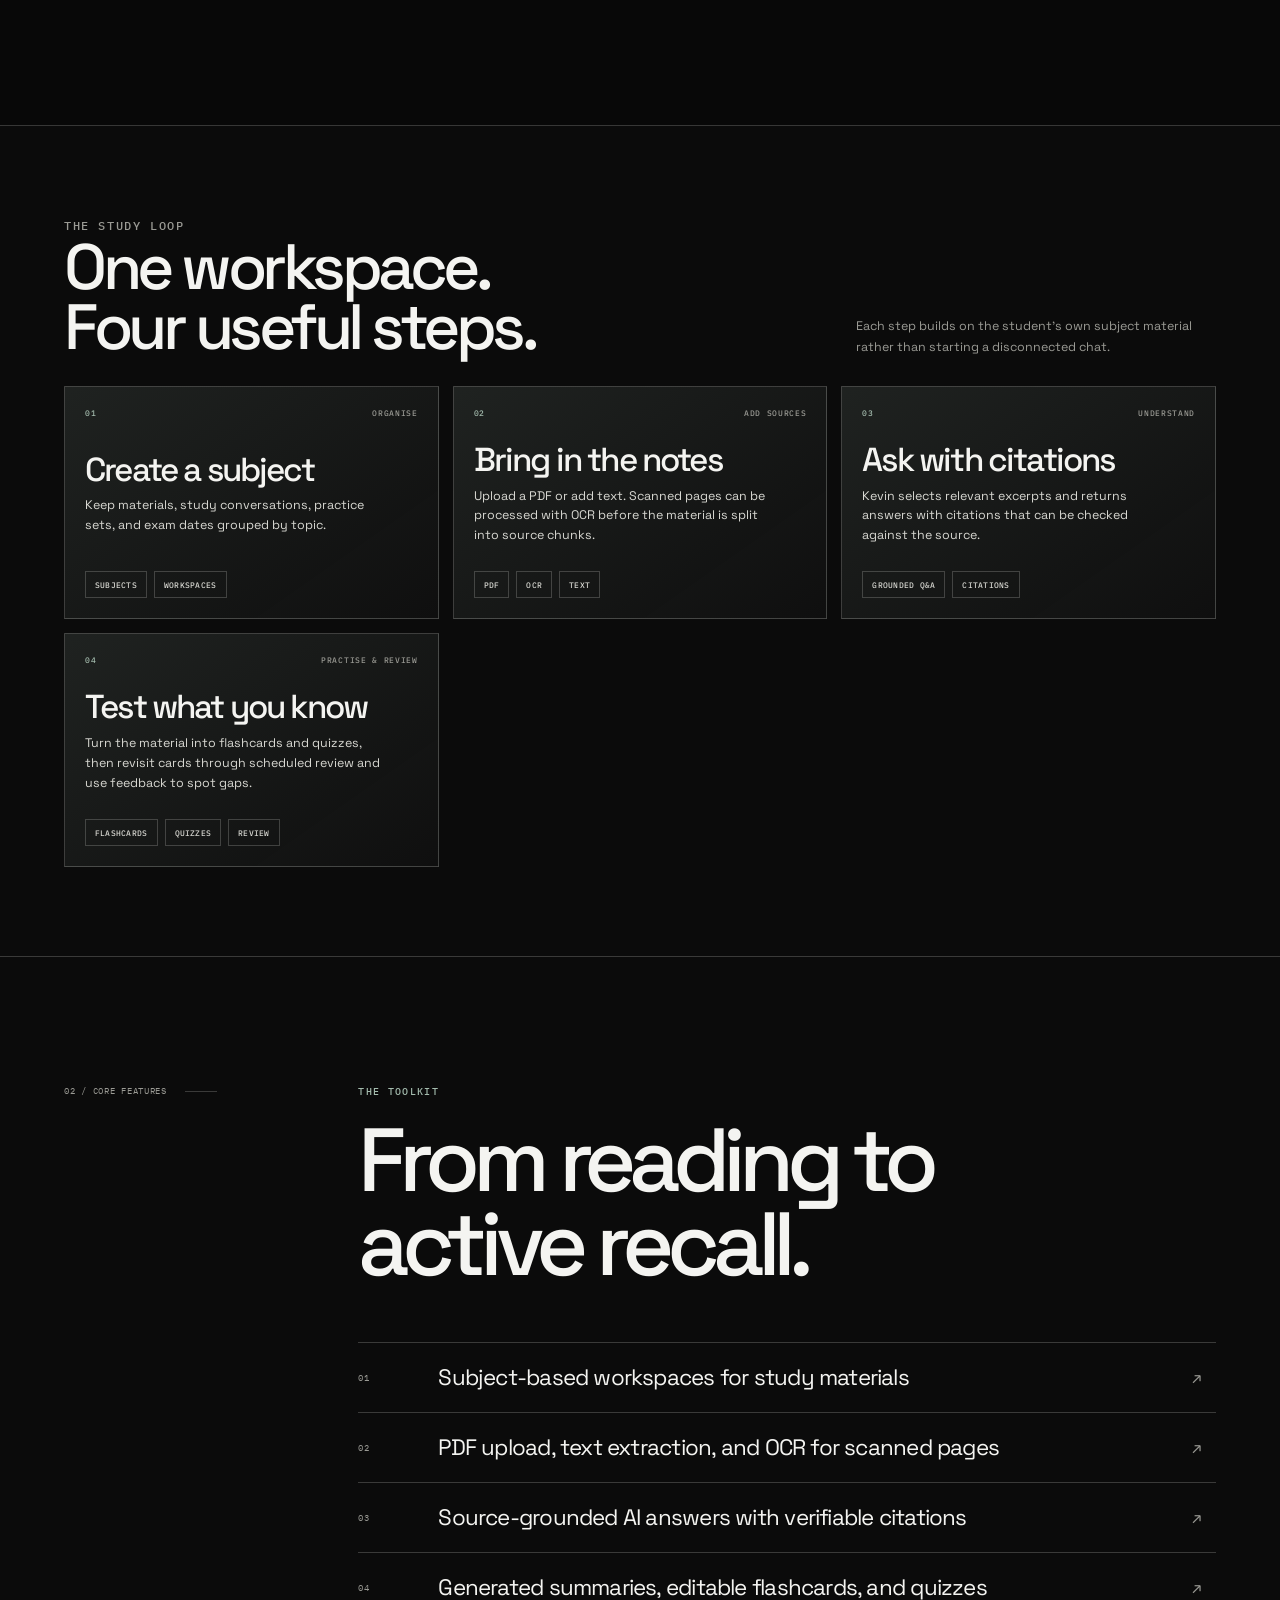
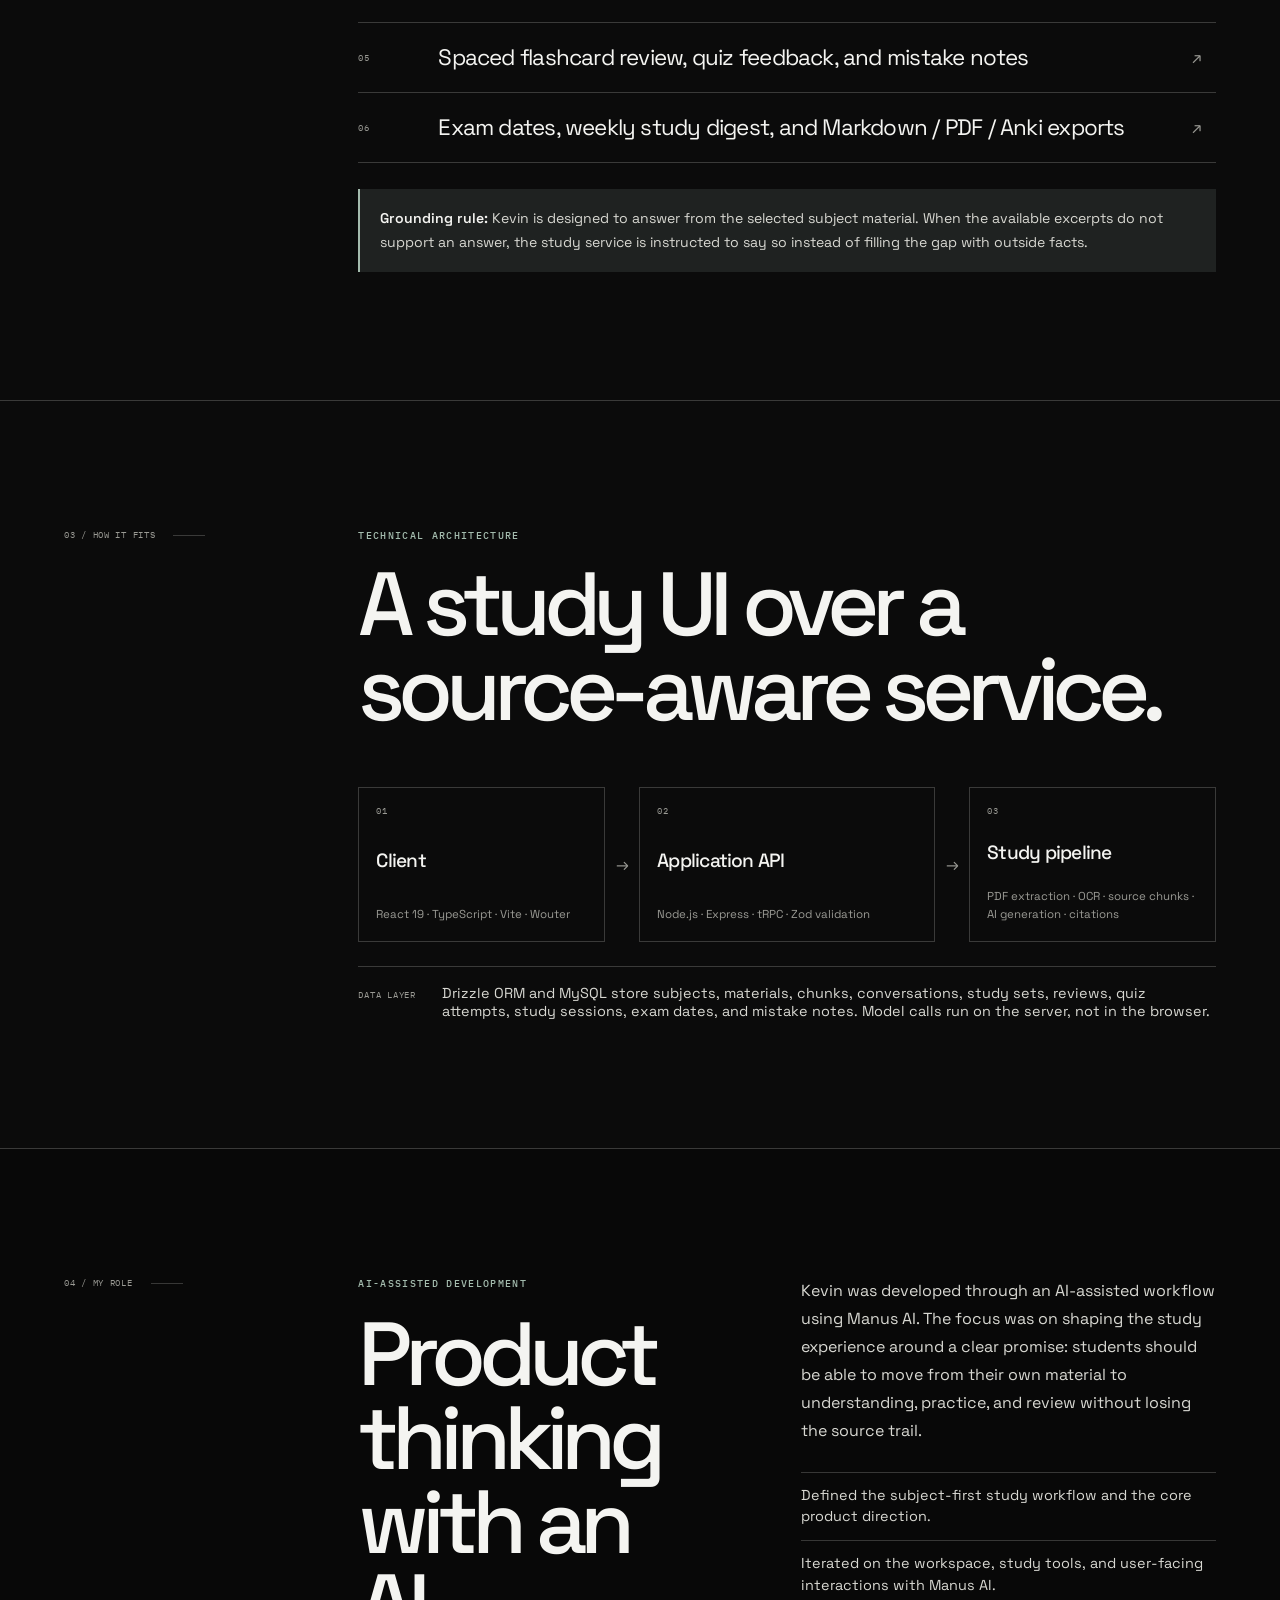
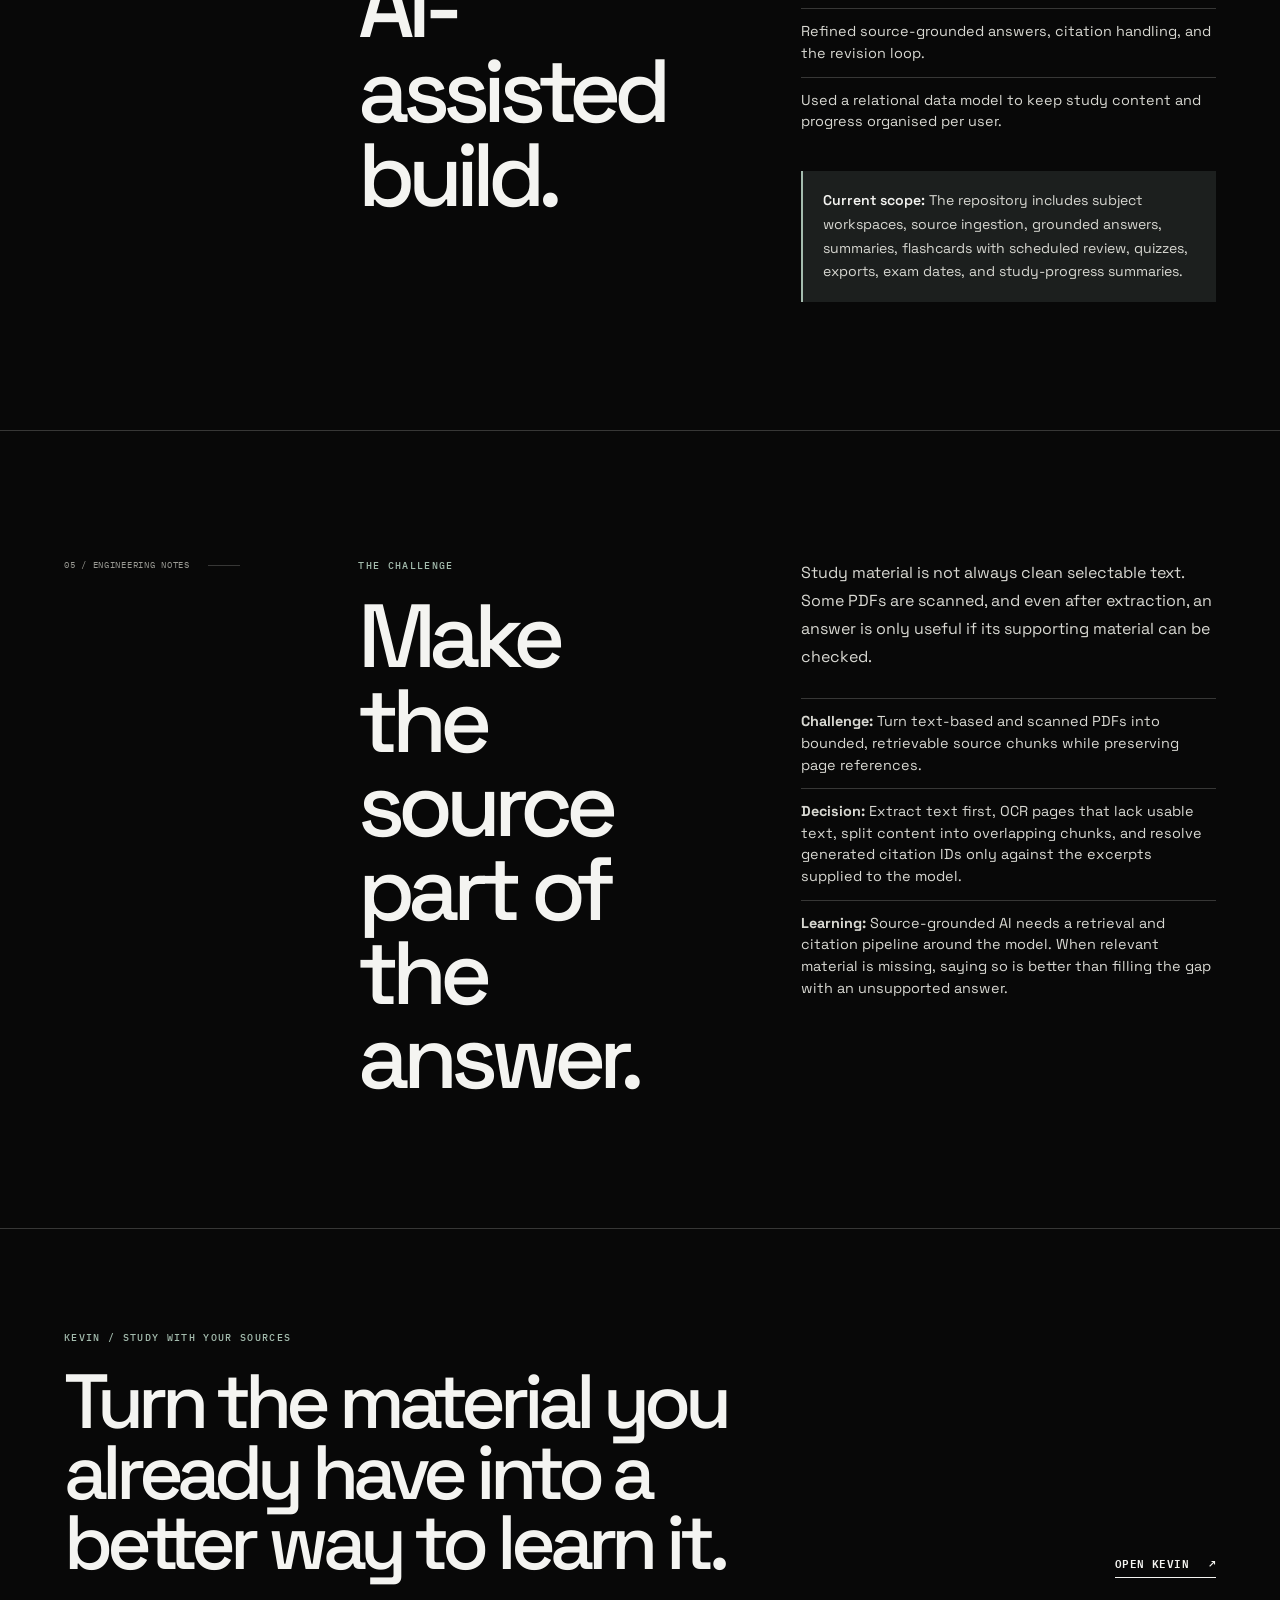
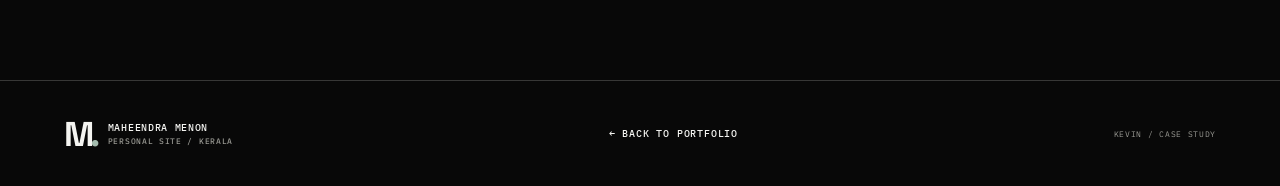
<file: kevin.html>
<!doctype html>
<html lang="en">
<head>
  <meta charset="utf-8">
  <meta name="viewport" content="width=device-width, initial-scale=1">
  <meta name="theme-color" content="#080808">
  <link rel="icon" type="image/svg+xml" href="favicon.svg">
  <meta name="description" content="Kevin case study: an AI-assisted study workspace for source-grounded answers, summaries, flashcards, quizzes, and revision.">
  <meta property="og:type" content="article">
  <meta property="og:title" content="Kevin — Case Study | Maheendra Menon">
  <meta property="og:description" content="Turn notes and readings into a personal, source-aware study workspace.">
  <title>Kevin — Case Study | Maheendra Menon</title>
  <link rel="preconnect" href="https://fonts.googleapis.com">
  <link rel="preconnect" href="https://fonts.gstatic.com" crossorigin>
  <script src="theme-init.js"></script>
  <link href="https://fonts.googleapis.com/css2?family=IBM+Plex+Mono:wght@400;500;600&family=Space+Grotesk:wght@400;500;600;700&display=swap" rel="stylesheet">
  <link rel="stylesheet" href="case-study.css">
</head>
<body data-project="kevin">
  <a class="skip-link" href="#main">Skip to case study</a>
  <header class="case-header">
    <a class="wordmark" href="index.html" aria-label="Back to Maheendra Menon's portfolio"><span class="mark">M<span>.</span></span><span>MAHEENDRA MENON<br><small>PERSONAL SITE / KERALA</small></span></a>
    <a class="back-link" href="index.html"><span aria-hidden="true">←</span> BACK TO PORTFOLIO</a>
  </header>
  <main id="main">
    <section class="case-hero" aria-labelledby="project-title">
      <div class="hero-meta mono"><span>PROJECT 02 / CASE STUDY</span><span>AI-ASSISTED PRODUCT BUILD</span></div>
      <p class="eyebrow"><span class="status-dot"></span> PERSONAL STUDY WORKSPACE</p>
      <h1 id="project-title">Kevin<span class="period">.</span></h1>
      <p class="tagline">Make your own material the starting point for every answer.</p>
      <p class="intro">Kevin turns notes and readings into a personal study space. Organise subjects, add PDFs or text, ask questions grounded in those sources, and turn the same material into summaries, flashcards, and practice quizzes.</p>
      <div class="hero-actions">
        <a class="button-link" href="https://kevin-lilac-delta.vercel.app/" target="_blank" rel="noopener noreferrer">OPEN THE PROJECT <span aria-hidden="true">↗</span></a>
        <a class="text-link" href="https://github.com/MaheendraHX/Kevin" target="_blank" rel="noopener noreferrer">VIEW SOURCE <span aria-hidden="true">↗</span></a>
        <span class="hero-status mono"><span class="status-dot"></span> VERCEL WEB DEPLOYMENT</span>
      </div>
      <div class="hero-index mono"><span>REACT 19 · TYPESCRIPT · VITE</span><span>EXPRESS · TRPC · DRIZZLE · MYSQL</span></div>
    </section>
    <section class="case-section overview" aria-labelledby="overview-title">
      <div class="section-rail mono"><span>01 / THE CONTEXT</span><span class="rail-line"></span></div>
      <div class="section-content">
        <p class="eyebrow">THE PRODUCT DECISION</p>
        <h2 id="overview-title">Study help should know<br>which material it is using.</h2>
        <div class="two-column">
          <article><p class="label mono">THE FRICTION</p><p>Study material is often scattered across PDFs, class notes, and separate revision tools. General AI answers can also drift beyond the exact material a student is trying to learn.</p></article>
          <article><p class="label mono">THE APPROACH</p><p>Kevin organises content by subject and keeps AI study actions tied to the selected sources. Answers carry citations back to the material, while revision tools reuse those same source excerpts.</p></article>
        </div>
      </div>
    </section>
    <section class="case-visual-section" aria-labelledby="loop-title">
      <div class="visual-section-heading">
        <div><p class="eyebrow">THE STUDY LOOP</p><h2 id="loop-title">One workspace.<br>Four useful steps.</h2></div>
        <p>Each step builds on the student's own subject material rather than starting a disconnected chat.</p>
      </div>
      <div class="visual-grid"><article class="visual-card"><div class="visual-card-top"><span class="visual-index">01</span><span>ORGANISE</span></div><div><strong>Create a subject</strong><p>Keep materials, study conversations, practice sets, and exam dates grouped by topic.</p></div><div class="visual-tags"><span>SUBJECTS</span><span>WORKSPACES</span></div></article>
        <article class="visual-card"><div class="visual-card-top"><span class="visual-index">02</span><span>ADD SOURCES</span></div><div><strong>Bring in the notes</strong><p>Upload a PDF or add text. Scanned pages can be processed with OCR before the material is split into source chunks.</p></div><div class="visual-tags"><span>PDF</span><span>OCR</span><span>TEXT</span></div></article>
        <article class="visual-card"><div class="visual-card-top"><span class="visual-index">03</span><span>UNDERSTAND</span></div><div><strong>Ask with citations</strong><p>Kevin selects relevant excerpts and returns answers with citations that can be checked against the source.</p></div><div class="visual-tags"><span>GROUNDED Q&A</span><span>CITATIONS</span></div></article>
        <article class="visual-card"><div class="visual-card-top"><span class="visual-index">04</span><span>PRACTISE & REVIEW</span></div><div><strong>Test what you know</strong><p>Turn the material into flashcards and quizzes, then revisit cards through scheduled review and use feedback to spot gaps.</p></div><div class="visual-tags"><span>FLASHCARDS</span><span>QUIZZES</span><span>REVIEW</span></div></article></div>
    </section>
    <section class="case-section feature-section" aria-labelledby="features-title">
      <div class="section-rail mono"><span>02 / CORE FEATURES</span><span class="rail-line"></span></div>
      <div class="section-content">
        <p class="eyebrow">THE TOOLKIT</p>
        <h2 id="features-title">From reading to<br>active recall.</h2>
        <ul class="feature-list"><li><span class="feature-no mono">01</span><span class="feature-name">Subject-based workspaces for study materials</span><span class="feature-mark" aria-hidden="true">↗</span></li>
          <li><span class="feature-no mono">02</span><span class="feature-name">PDF upload, text extraction, and OCR for scanned pages</span><span class="feature-mark" aria-hidden="true">↗</span></li>
          <li><span class="feature-no mono">03</span><span class="feature-name">Source-grounded AI answers with verifiable citations</span><span class="feature-mark" aria-hidden="true">↗</span></li>
          <li><span class="feature-no mono">04</span><span class="feature-name">Generated summaries, editable flashcards, and quizzes</span><span class="feature-mark" aria-hidden="true">↗</span></li>
          <li><span class="feature-no mono">05</span><span class="feature-name">Spaced flashcard review, quiz feedback, and mistake notes</span><span class="feature-mark" aria-hidden="true">↗</span></li>
          <li><span class="feature-no mono">06</span><span class="feature-name">Exam dates, weekly study digest, and Markdown / PDF / Anki exports</span><span class="feature-mark" aria-hidden="true">↗</span></li></ul>
        <div class="scope-note"><strong>Grounding rule:</strong> Kevin is designed to answer from the selected subject material. When the available excerpts do not support an answer, the study service is instructed to say so instead of filling the gap with outside facts.</div>
      </div>
    </section>
    <section class="case-section architecture" aria-labelledby="architecture-title">
      <div class="section-rail mono"><span>03 / HOW IT FITS</span><span class="rail-line"></span></div>
      <div class="section-content">
        <p class="eyebrow">TECHNICAL ARCHITECTURE</p>
        <h2 id="architecture-title">A study UI over a<br>source-aware service.</h2>
        <div class="architecture-flow" aria-label="React client connects to Node and Express tRPC services, which use a study pipeline and MySQL database"><div class="flow-node"><span class="flow-number mono">01</span><strong>Client</strong><span>React 19 · TypeScript · Vite · Wouter</span></div>
          <span class="flow-arrow" aria-hidden="true">→</span><div class="flow-node"><span class="flow-number mono">02</span><strong>Application API</strong><span>Node.js · Express · tRPC · Zod validation</span></div>
          <span class="flow-arrow" aria-hidden="true">→</span><div class="flow-node"><span class="flow-number mono">03</span><strong>Study pipeline</strong><span>PDF extraction · OCR · source chunks · AI generation · citations</span></div></div>
        <div class="auth-note"><span class="label mono">DATA LAYER</span><p>Drizzle ORM and MySQL store subjects, materials, chunks, conversations, study sets, reviews, quiz attempts, study sessions, exam dates, and mistake notes. Model calls run on the server, not in the browser.</p></div>
      </div>
    </section>
    <section class="case-section contribution" aria-labelledby="role-title">
      <div class="section-rail mono"><span>04 / MY ROLE</span><span class="rail-line"></span></div>
      <div class="section-content contribution-layout">
        <div><p class="eyebrow">AI-ASSISTED DEVELOPMENT</p><h2 id="role-title">Product thinking<br>with an AI-assisted build.</h2></div>
        <div class="contribution-copy">
          <p>Kevin was developed through an AI-assisted workflow using Manus AI. The focus was on shaping the study experience around a clear promise: students should be able to move from their own material to understanding, practice, and review without losing the source trail.</p>
          <ul class="plain-list"><li>Defined the subject-first study workflow and the core product direction.</li>
            <li>Iterated on the workspace, study tools, and user-facing interactions with Manus AI.</li>
            <li>Refined source-grounded answers, citation handling, and the revision loop.</li>
            <li>Used a relational data model to keep study content and progress organised per user.</li></ul>
          <div class="scope-note"><strong>Current scope:</strong> The repository includes subject workspaces, source ingestion, grounded answers, summaries, flashcards with scheduled review, quizzes, exports, exam dates, and study-progress summaries.</div>
        </div>
      </div>
    </section>
    <section class="case-section contribution" aria-labelledby="engineering-title">
      <div class="section-rail mono"><span>05 / ENGINEERING NOTES</span><span class="rail-line"></span></div>
      <div class="section-content contribution-layout">
        <div><p class="eyebrow">THE CHALLENGE</p><h2 id="engineering-title">Make the source<br>part of the answer.</h2></div>
        <div class="contribution-copy">
          <p>Study material is not always clean selectable text. Some PDFs are scanned, and even after extraction, an answer is only useful if its supporting material can be checked.</p>
          <ul class="plain-list">
            <li><strong>Challenge:</strong> Turn text-based and scanned PDFs into bounded, retrievable source chunks while preserving page references.</li>
            <li><strong>Decision:</strong> Extract text first, OCR pages that lack usable text, split content into overlapping chunks, and resolve generated citation IDs only against the excerpts supplied to the model.</li>
            <li><strong>Learning:</strong> Source-grounded AI needs a retrieval and citation pipeline around the model. When relevant material is missing, saying so is better than filling the gap with an unsupported answer.</li>
          </ul>
        </div>
      </div>
    </section>
    <section class="case-close" aria-label="Project links">
      <div><p class="eyebrow">KEVIN / STUDY WITH YOUR SOURCES</p><h2>Turn the material you already have into a better way to learn it.</h2></div>
      <a class="text-link" href="https://kevin-lilac-delta.vercel.app/" target="_blank" rel="noopener noreferrer">OPEN KEVIN <span aria-hidden="true">↗</span></a>
    </section>
  </main>
  <footer class="case-footer"><a class="wordmark" href="index.html"><span class="mark">M<span>.</span></span><span>MAHEENDRA MENON<br><small>PERSONAL SITE / KERALA</small></span></a><a class="back-link" href="index.html">← BACK TO PORTFOLIO</a><span class="mono footer-note">KEVIN / CASE STUDY</span></footer>
</body>
</html>
</file>
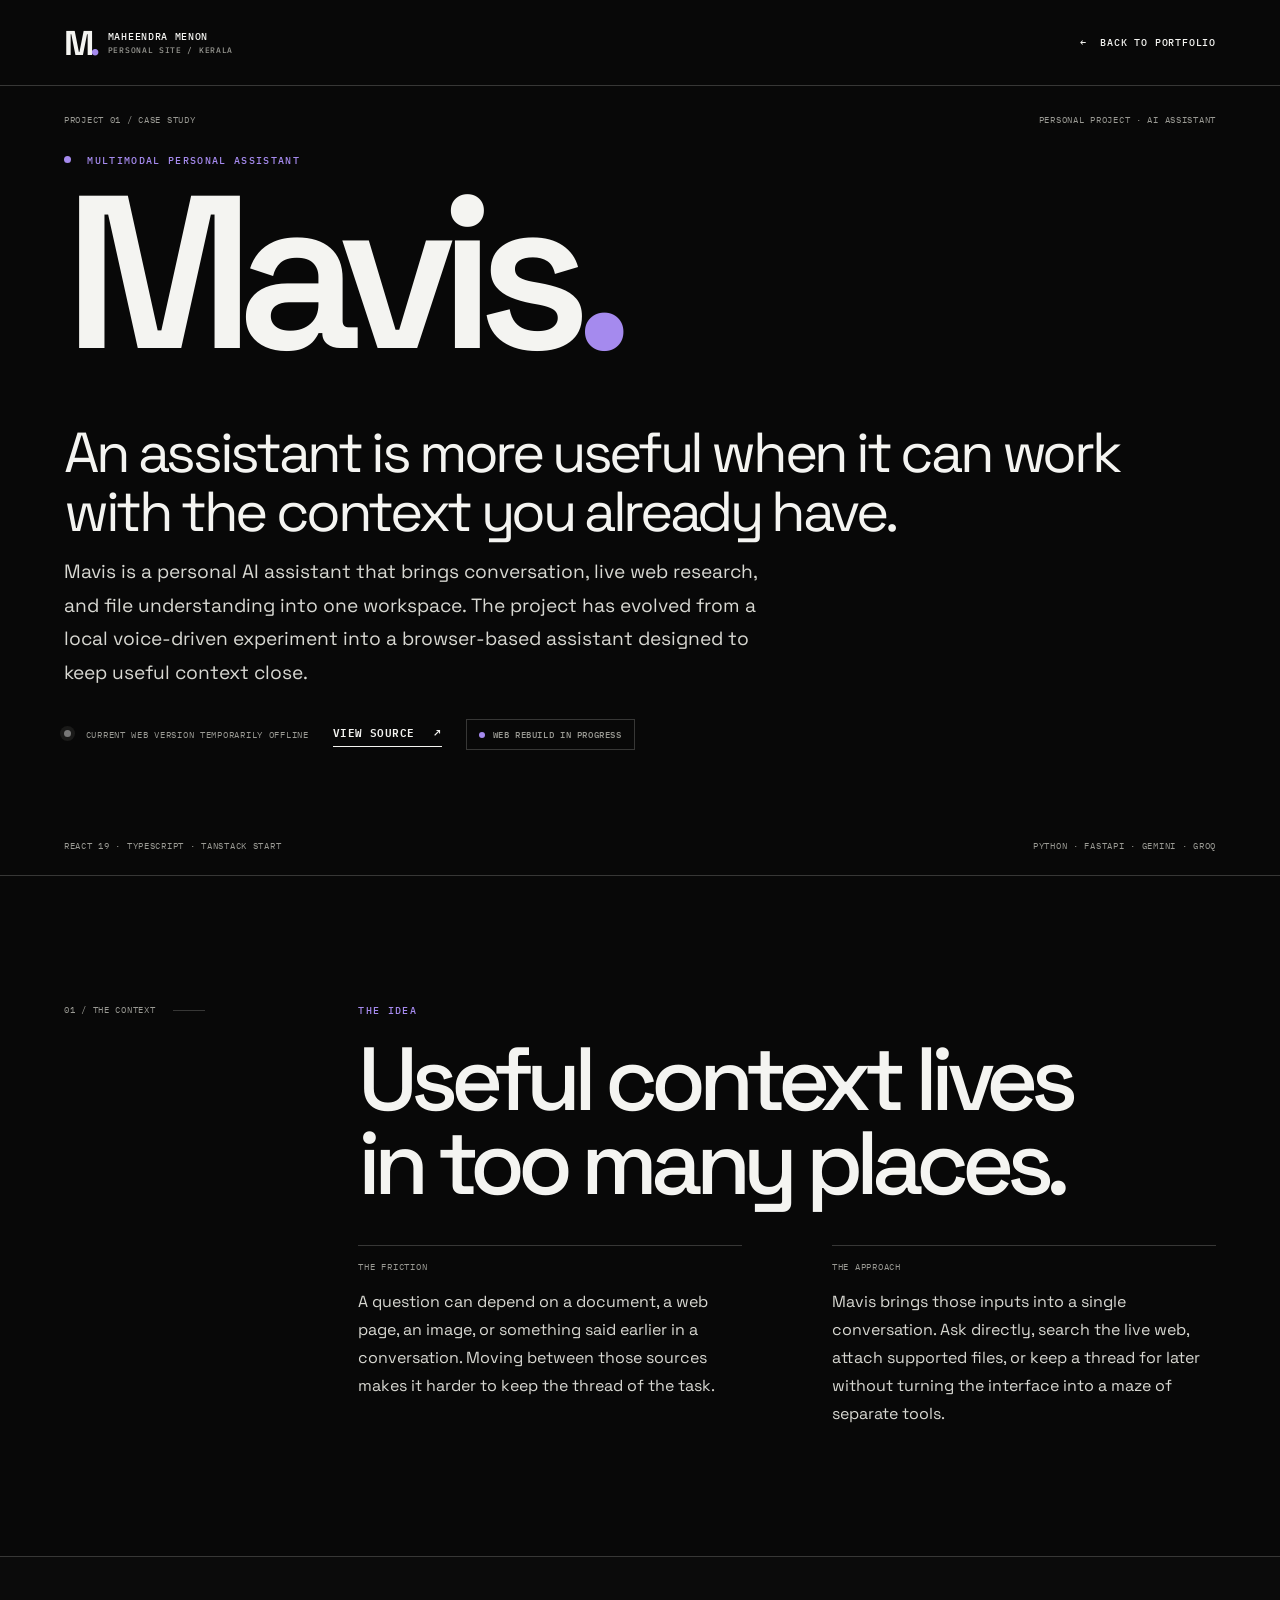
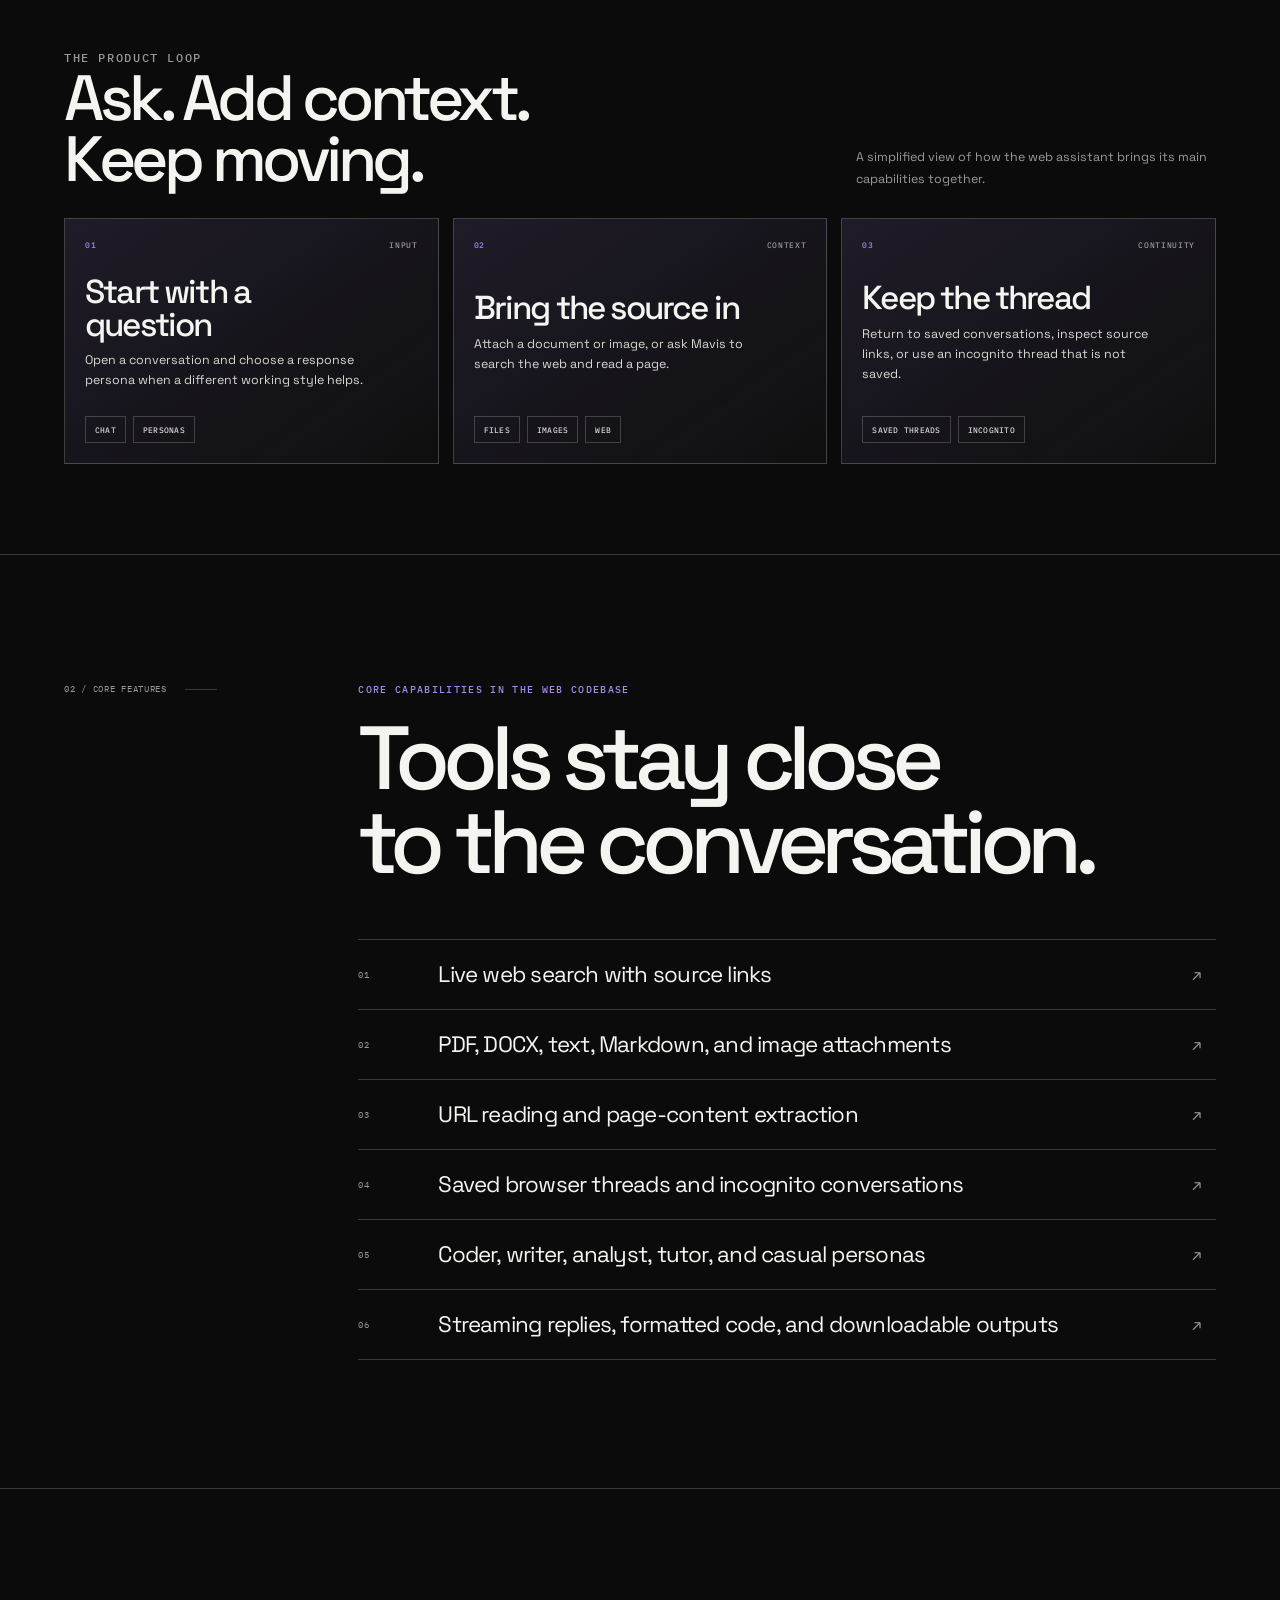
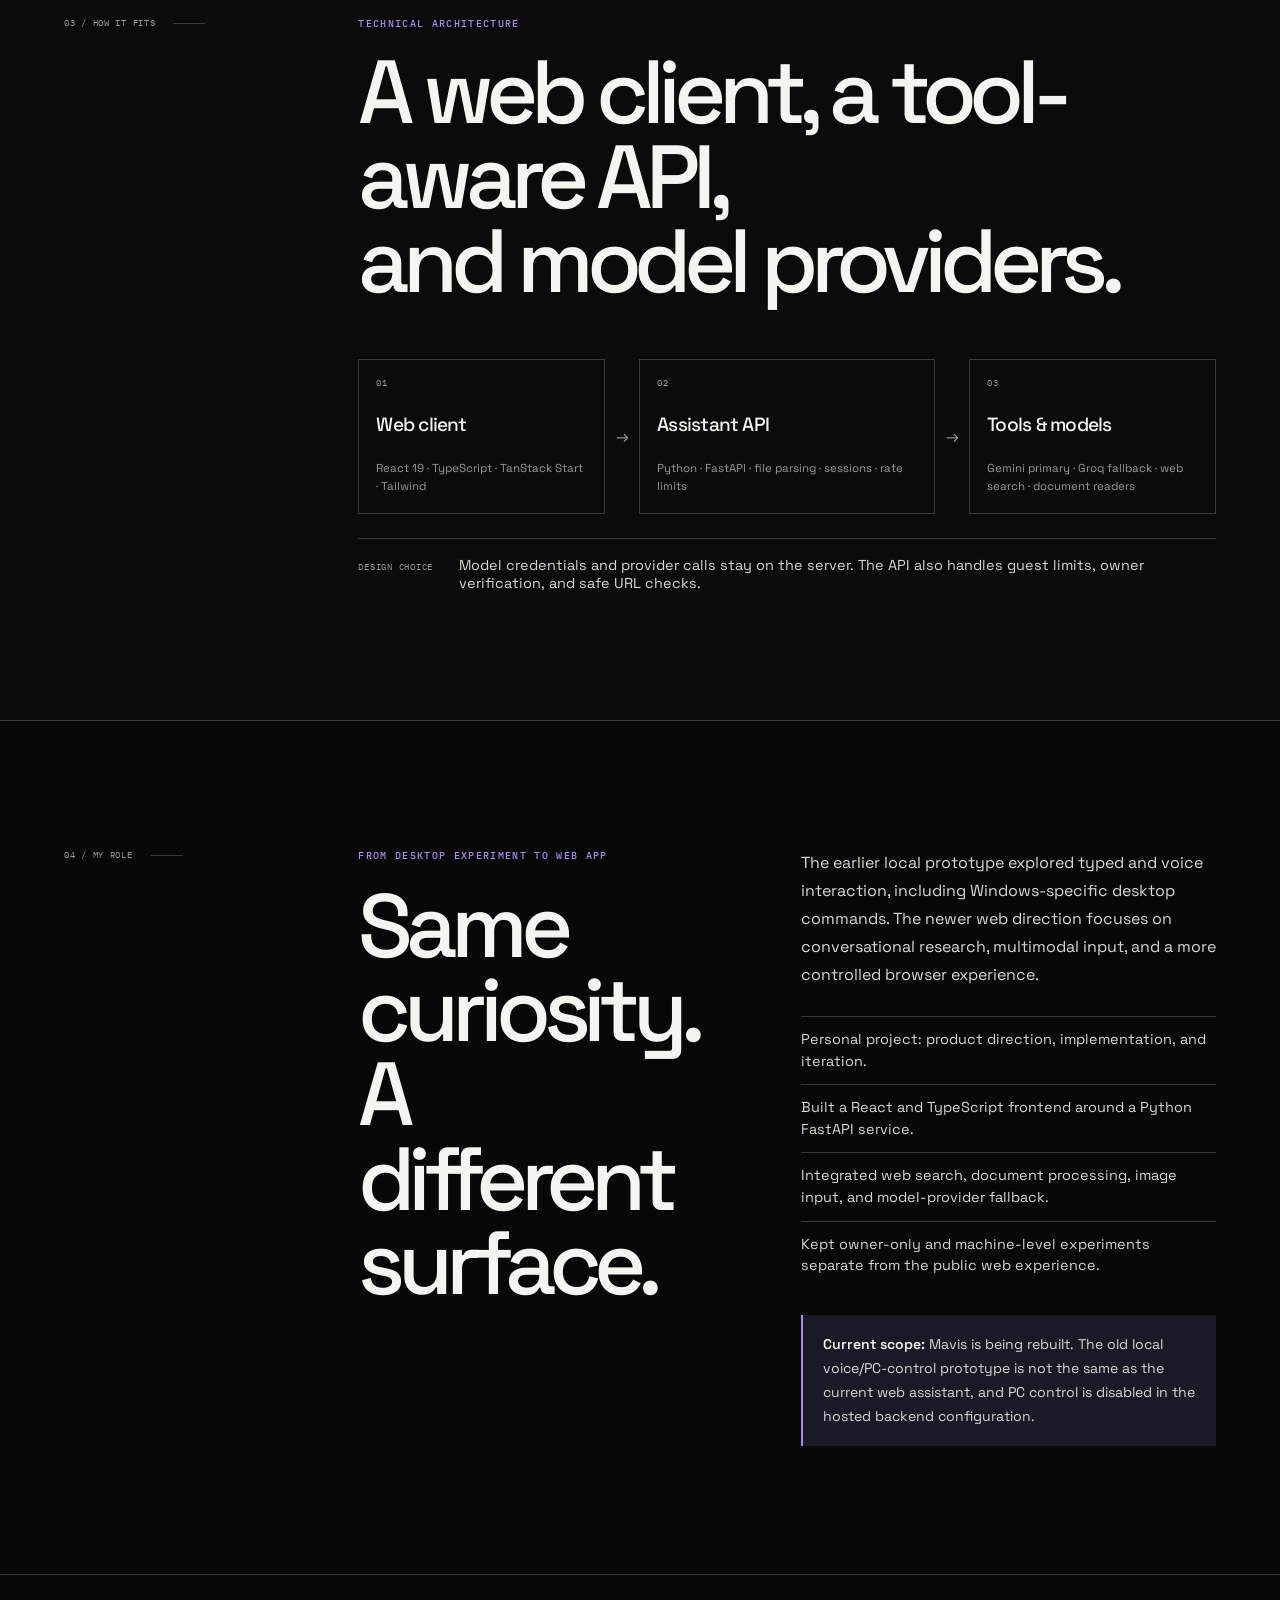
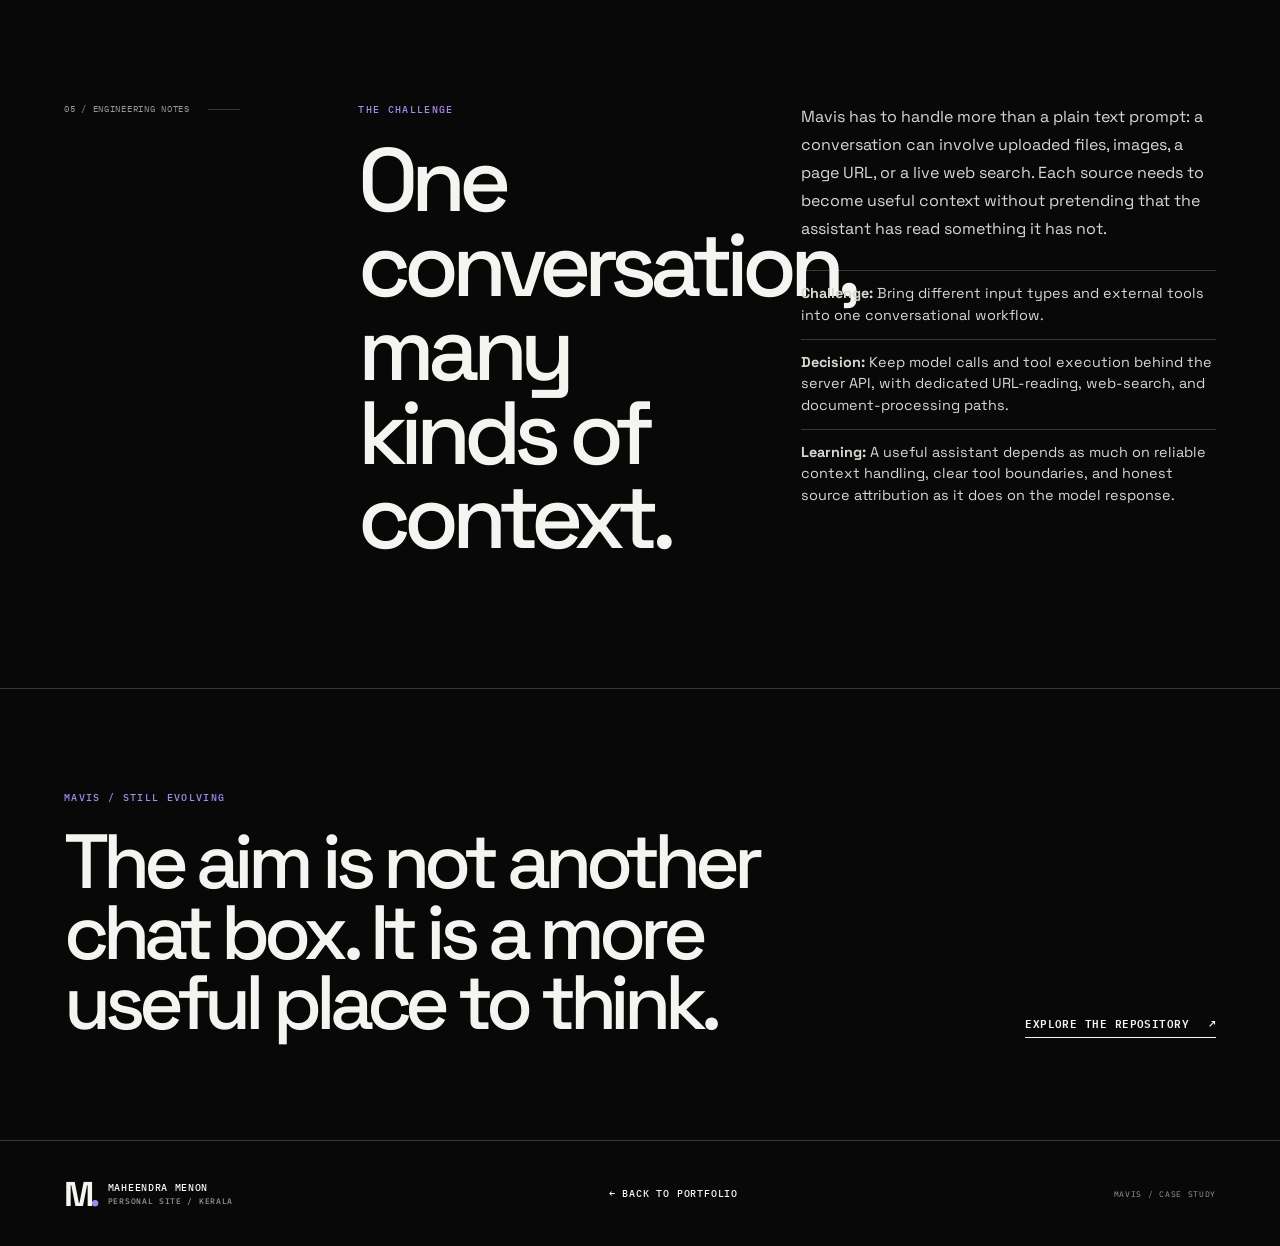
<file: mavis.html>
<!doctype html>
<html lang="en">
<head>
  <meta charset="utf-8">
  <meta name="viewport" content="width=device-width, initial-scale=1">
  <meta name="theme-color" content="#080808">
  <link rel="icon" type="image/svg+xml" href="favicon.svg">
  <meta name="description" content="Mavis case study: a multimodal personal AI assistant for live web research, file analysis, and context-aware conversations.">
  <meta property="og:type" content="article">
  <meta property="og:title" content="Mavis — Case Study | Maheendra Menon">
  <meta property="og:description" content="From a local voice-assistant experiment to a browser-based AI workspace.">
  <title>Mavis — Case Study | Maheendra Menon</title>
  <link rel="preconnect" href="https://fonts.googleapis.com">
  <link rel="preconnect" href="https://fonts.gstatic.com" crossorigin>
  <script src="theme-init.js"></script>
  <link href="https://fonts.googleapis.com/css2?family=IBM+Plex+Mono:wght@400;500;600&family=Space+Grotesk:wght@400;500;600;700&display=swap" rel="stylesheet">
  <link rel="stylesheet" href="case-study.css">
</head>
<body data-project="mavis">
  <a class="skip-link" href="#main">Skip to case study</a>
  <header class="case-header">
    <a class="wordmark" href="index.html" aria-label="Back to Maheendra Menon's portfolio"><span class="mark">M<span>.</span></span><span>MAHEENDRA MENON<br><small>PERSONAL SITE / KERALA</small></span></a>
    <a class="back-link" href="index.html"><span aria-hidden="true">←</span> BACK TO PORTFOLIO</a>
  </header>
  <main id="main">
    <section class="case-hero" aria-labelledby="project-title">
      <div class="hero-meta mono"><span>PROJECT 01 / CASE STUDY</span><span>PERSONAL PROJECT · AI ASSISTANT</span></div>
      <p class="eyebrow"><span class="status-dot"></span> MULTIMODAL PERSONAL ASSISTANT</p>
      <h1 id="project-title">Mavis<span class="period">.</span></h1>
      <p class="tagline">An assistant is more useful when it can work with the context you already have.</p>
      <p class="intro">Mavis is a personal AI assistant that brings conversation, live web research, and file understanding into one workspace. The project has evolved from a local voice-driven experiment into a browser-based assistant designed to keep useful context close.</p>
      <div class="hero-actions">
        <span class="retired-note mono"><span class="status-dot"></span> CURRENT WEB VERSION TEMPORARILY OFFLINE</span>
        <a class="text-link" href="https://github.com/MaheendraHX/Mavis" target="_blank" rel="noopener noreferrer">VIEW SOURCE <span aria-hidden="true">↗</span></a>
        <span class="hero-status mono"><span class="status-dot"></span> WEB REBUILD IN PROGRESS</span>
      </div>
      <div class="hero-index mono"><span>REACT 19 · TYPESCRIPT · TANSTACK START</span><span>PYTHON · FASTAPI · GEMINI · GROQ</span></div>
    </section>
    <section class="case-section overview" aria-labelledby="overview-title">
      <div class="section-rail mono"><span>01 / THE CONTEXT</span><span class="rail-line"></span></div>
      <div class="section-content">
        <p class="eyebrow">THE IDEA</p>
        <h2 id="overview-title">Useful context lives<br>in too many places.</h2>
        <div class="two-column">
          <article><p class="label mono">THE FRICTION</p><p>A question can depend on a document, a web page, an image, or something said earlier in a conversation. Moving between those sources makes it harder to keep the thread of the task.</p></article>
          <article><p class="label mono">THE APPROACH</p><p>Mavis brings those inputs into a single conversation. Ask directly, search the live web, attach supported files, or keep a thread for later without turning the interface into a maze of separate tools.</p></article>
        </div>
      </div>
    </section>
    <section class="case-visual-section" aria-labelledby="loop-title">
      <div class="visual-section-heading">
        <div><p class="eyebrow">THE PRODUCT LOOP</p><h2 id="loop-title">Ask. Add context.<br>Keep moving.</h2></div>
        <p>A simplified view of how the web assistant brings its main capabilities together.</p>
      </div>
      <div class="visual-grid"><article class="visual-card"><div class="visual-card-top"><span class="visual-index">01</span><span>INPUT</span></div><div><strong>Start with a question</strong><p>Open a conversation and choose a response persona when a different working style helps.</p></div><div class="visual-tags"><span>CHAT</span><span>PERSONAS</span></div></article>
        <article class="visual-card"><div class="visual-card-top"><span class="visual-index">02</span><span>CONTEXT</span></div><div><strong>Bring the source in</strong><p>Attach a document or image, or ask Mavis to search the web and read a page.</p></div><div class="visual-tags"><span>FILES</span><span>IMAGES</span><span>WEB</span></div></article>
        <article class="visual-card"><div class="visual-card-top"><span class="visual-index">03</span><span>CONTINUITY</span></div><div><strong>Keep the thread</strong><p>Return to saved conversations, inspect source links, or use an incognito thread that is not saved.</p></div><div class="visual-tags"><span>SAVED THREADS</span><span>INCOGNITO</span></div></article></div>
    </section>
    <section class="case-section feature-section" aria-labelledby="features-title">
      <div class="section-rail mono"><span>02 / CORE FEATURES</span><span class="rail-line"></span></div>
      <div class="section-content">
        <p class="eyebrow">CORE CAPABILITIES IN THE WEB CODEBASE</p>
        <h2 id="features-title">Tools stay close<br>to the conversation.</h2>
        <ul class="feature-list"><li><span class="feature-no mono">01</span><span class="feature-name">Live web search with source links</span><span class="feature-mark" aria-hidden="true">↗</span></li>
          <li><span class="feature-no mono">02</span><span class="feature-name">PDF, DOCX, text, Markdown, and image attachments</span><span class="feature-mark" aria-hidden="true">↗</span></li>
          <li><span class="feature-no mono">03</span><span class="feature-name">URL reading and page-content extraction</span><span class="feature-mark" aria-hidden="true">↗</span></li>
          <li><span class="feature-no mono">04</span><span class="feature-name">Saved browser threads and incognito conversations</span><span class="feature-mark" aria-hidden="true">↗</span></li>
          <li><span class="feature-no mono">05</span><span class="feature-name">Coder, writer, analyst, tutor, and casual personas</span><span class="feature-mark" aria-hidden="true">↗</span></li>
          <li><span class="feature-no mono">06</span><span class="feature-name">Streaming replies, formatted code, and downloadable outputs</span><span class="feature-mark" aria-hidden="true">↗</span></li></ul>
        
      </div>
    </section>
    <section class="case-section architecture" aria-labelledby="architecture-title">
      <div class="section-rail mono"><span>03 / HOW IT FITS</span><span class="rail-line"></span></div>
      <div class="section-content">
        <p class="eyebrow">TECHNICAL ARCHITECTURE</p>
        <h2 id="architecture-title">A web client, a tool-aware API,<br>and model providers.</h2>
        <div class="architecture-flow" aria-label="React frontend connects to a FastAPI backend, which connects to AI model providers and external tools"><div class="flow-node"><span class="flow-number mono">01</span><strong>Web client</strong><span>React 19 · TypeScript · TanStack Start · Tailwind</span></div>
          <span class="flow-arrow" aria-hidden="true">→</span><div class="flow-node"><span class="flow-number mono">02</span><strong>Assistant API</strong><span>Python · FastAPI · file parsing · sessions · rate limits</span></div>
          <span class="flow-arrow" aria-hidden="true">→</span><div class="flow-node"><span class="flow-number mono">03</span><strong>Tools & models</strong><span>Gemini primary · Groq fallback · web search · document readers</span></div></div>
        <div class="auth-note"><span class="label mono">DESIGN CHOICE</span><p>Model credentials and provider calls stay on the server. The API also handles guest limits, owner verification, and safe URL checks.</p></div>
      </div>
    </section>
    <section class="case-section contribution" aria-labelledby="role-title">
      <div class="section-rail mono"><span>04 / MY ROLE</span><span class="rail-line"></span></div>
      <div class="section-content contribution-layout">
        <div><p class="eyebrow">FROM DESKTOP EXPERIMENT TO WEB APP</p><h2 id="role-title">Same curiosity.<br>A different surface.</h2></div>
        <div class="contribution-copy">
          <p>The earlier local prototype explored typed and voice interaction, including Windows-specific desktop commands. The newer web direction focuses on conversational research, multimodal input, and a more controlled browser experience.</p>
          <ul class="plain-list"><li>Personal project: product direction, implementation, and iteration.</li>
            <li>Built a React and TypeScript frontend around a Python FastAPI service.</li>
            <li>Integrated web search, document processing, image input, and model-provider fallback.</li>
            <li>Kept owner-only and machine-level experiments separate from the public web experience.</li></ul>
          <div class="scope-note"><strong>Current scope:</strong> Mavis is being rebuilt. The old local voice/PC-control prototype is not the same as the current web assistant, and PC control is disabled in the hosted backend configuration.</div>
        </div>
      </div>
    </section>
    <section class="case-section contribution" aria-labelledby="engineering-title">
      <div class="section-rail mono"><span>05 / ENGINEERING NOTES</span><span class="rail-line"></span></div>
      <div class="section-content contribution-layout">
        <div><p class="eyebrow">THE CHALLENGE</p><h2 id="engineering-title">One conversation,<br>many kinds of context.</h2></div>
        <div class="contribution-copy">
          <p>Mavis has to handle more than a plain text prompt: a conversation can involve uploaded files, images, a page URL, or a live web search. Each source needs to become useful context without pretending that the assistant has read something it has not.</p>
          <ul class="plain-list">
            <li><strong>Challenge:</strong> Bring different input types and external tools into one conversational workflow.</li>
            <li><strong>Decision:</strong> Keep model calls and tool execution behind the server API, with dedicated URL-reading, web-search, and document-processing paths.</li>
            <li><strong>Learning:</strong> A useful assistant depends as much on reliable context handling, clear tool boundaries, and honest source attribution as it does on the model response.</li>
          </ul>
        </div>
      </div>
    </section>
    <section class="case-close" aria-label="Project links">
      <div><p class="eyebrow">MAVIS / STILL EVOLVING</p><h2>The aim is not another chat box. It is a more useful place to think.</h2></div>
      <a class="text-link" href="https://github.com/MaheendraHX/Mavis" target="_blank" rel="noopener noreferrer">EXPLORE THE REPOSITORY <span aria-hidden="true">↗</span></a>
    </section>
  </main>
  <footer class="case-footer"><a class="wordmark" href="index.html"><span class="mark">M<span>.</span></span><span>MAHEENDRA MENON<br><small>PERSONAL SITE / KERALA</small></span></a><a class="back-link" href="index.html">← BACK TO PORTFOLIO</a><span class="mono footer-note">MAVIS / CASE STUDY</span></footer>
</body>
</html>
</file>
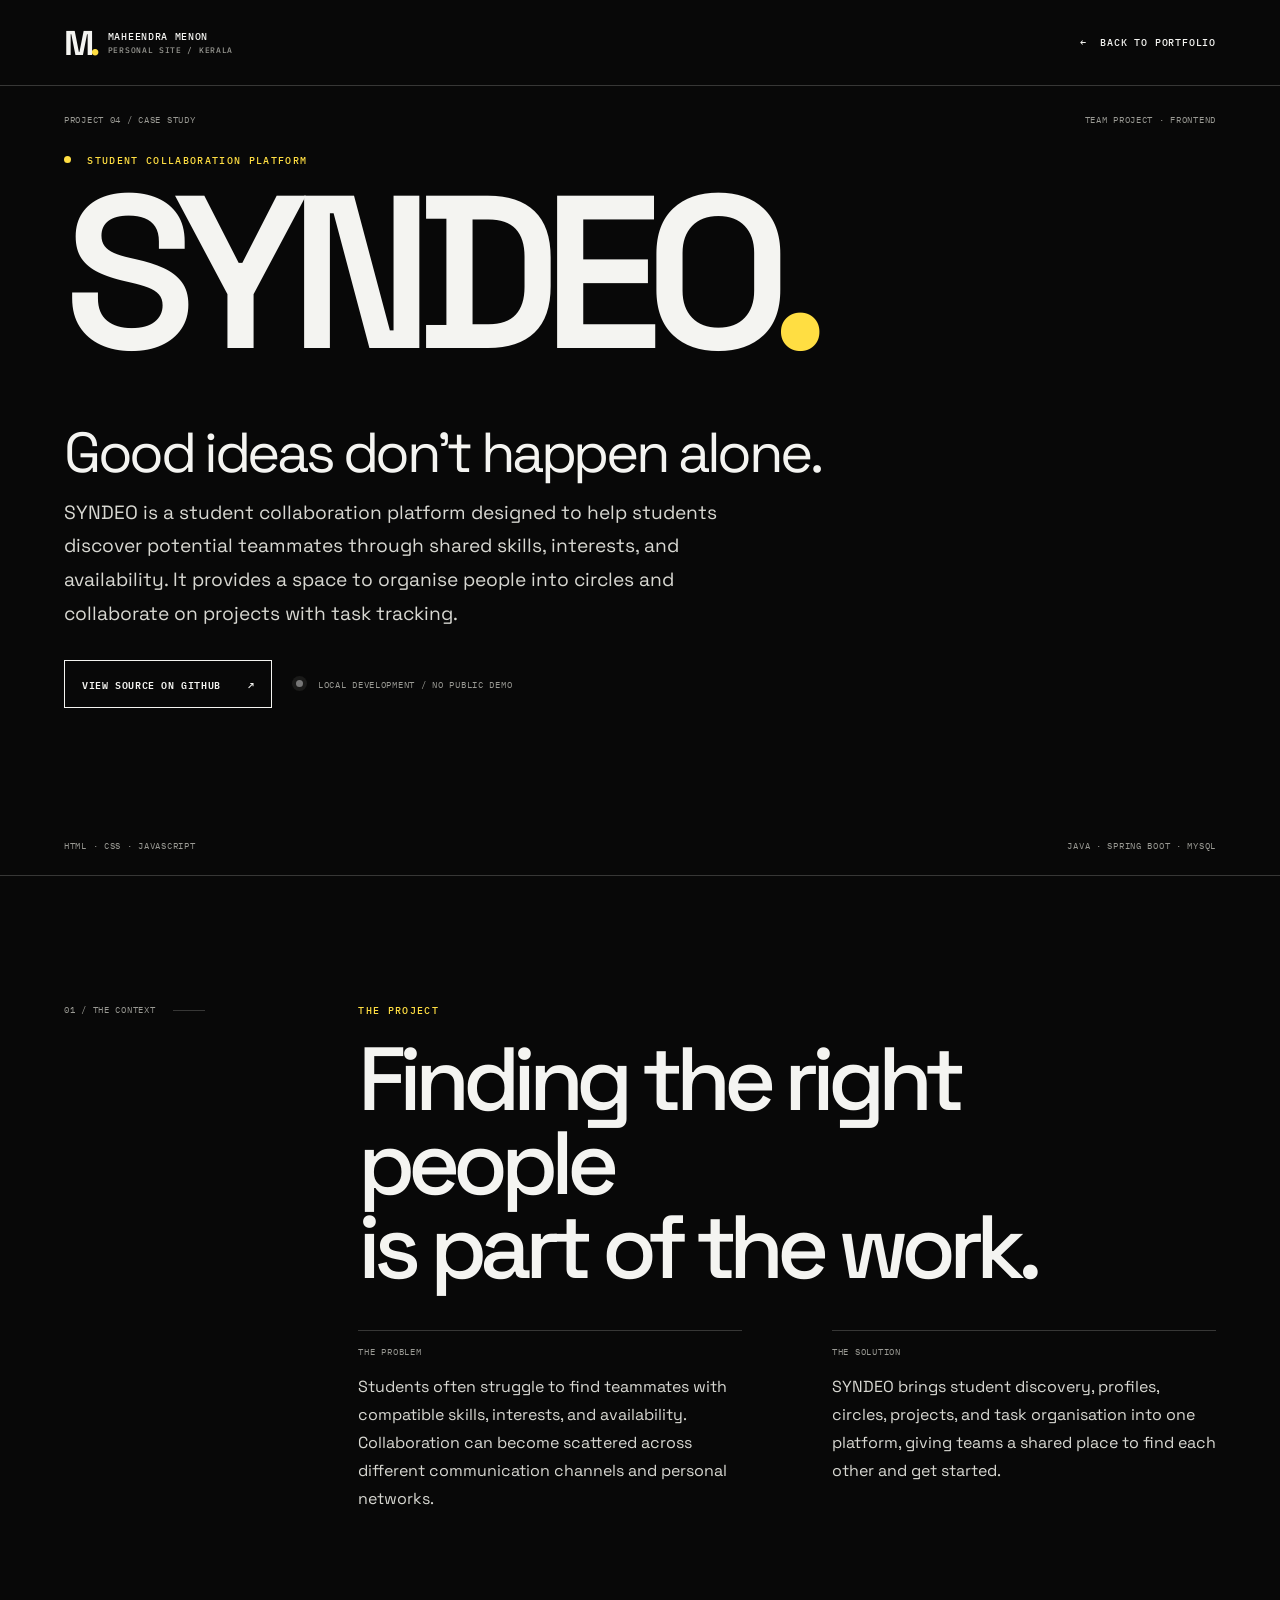
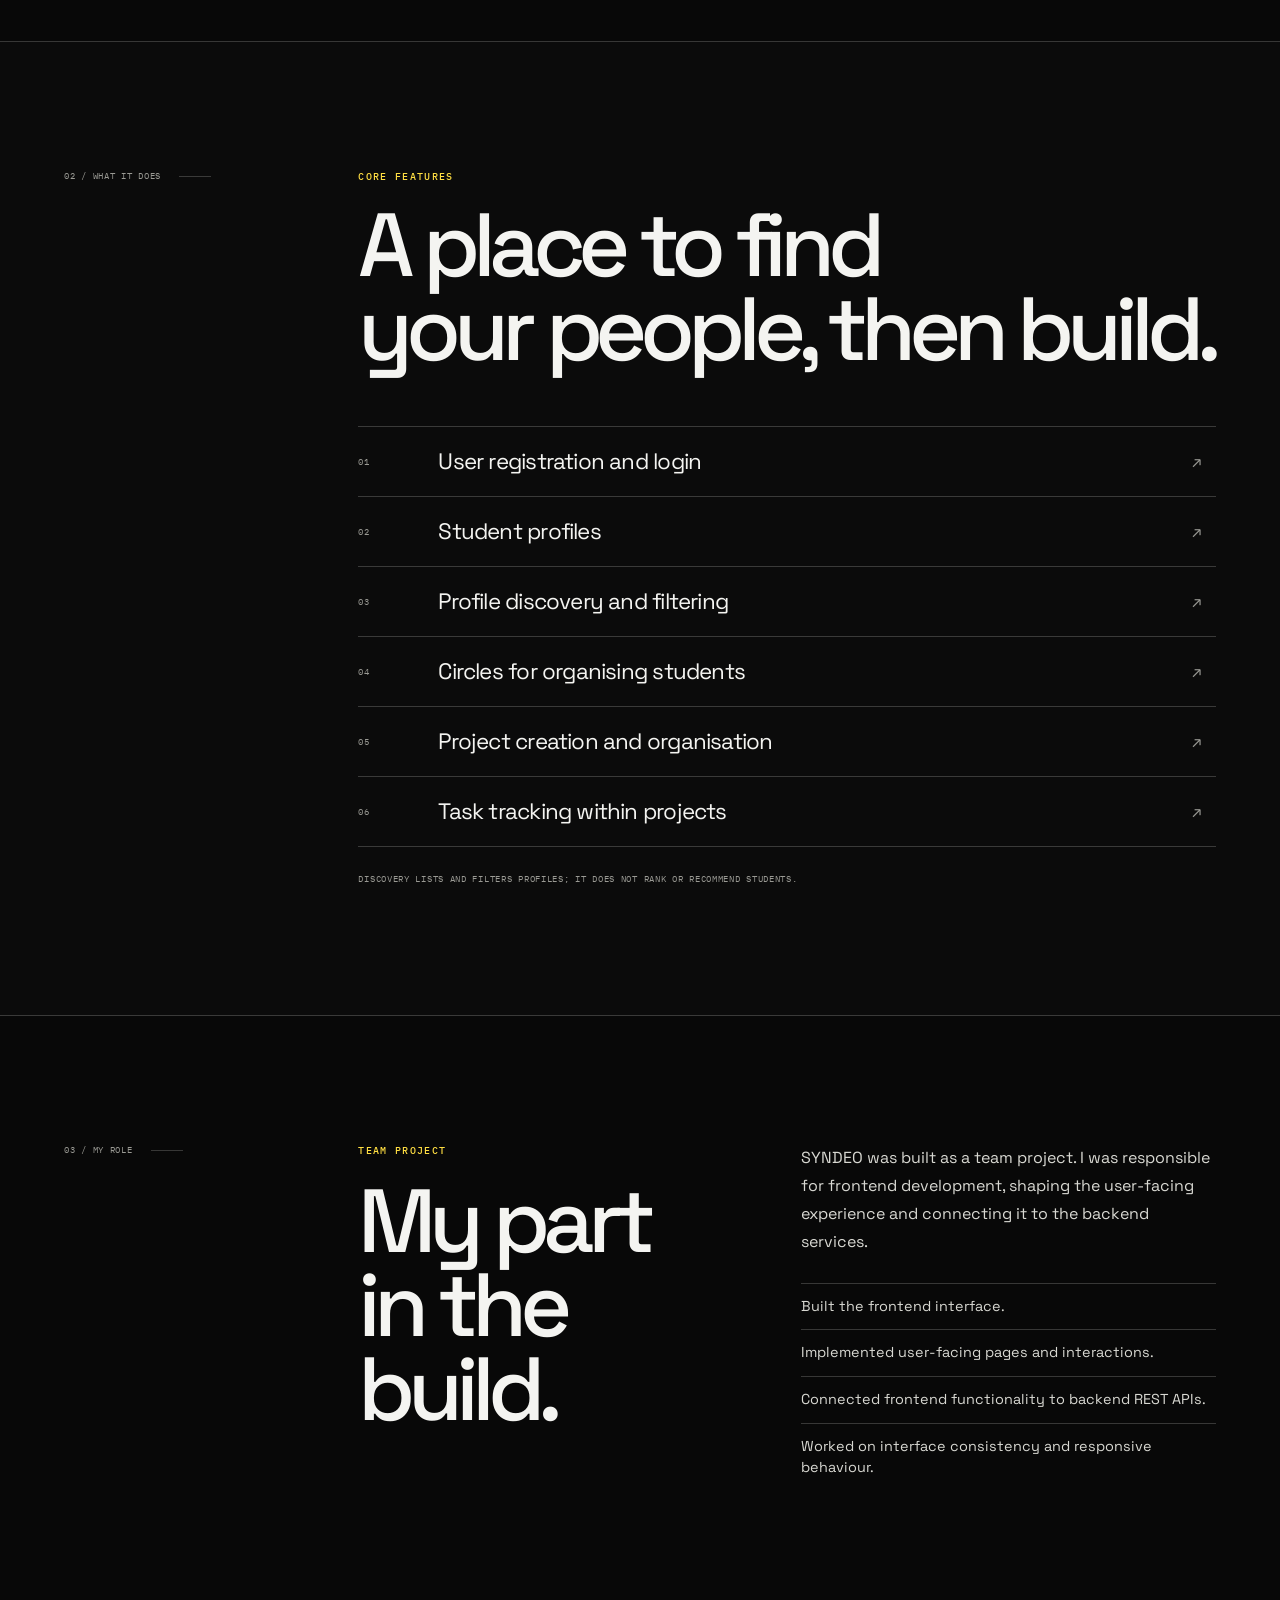
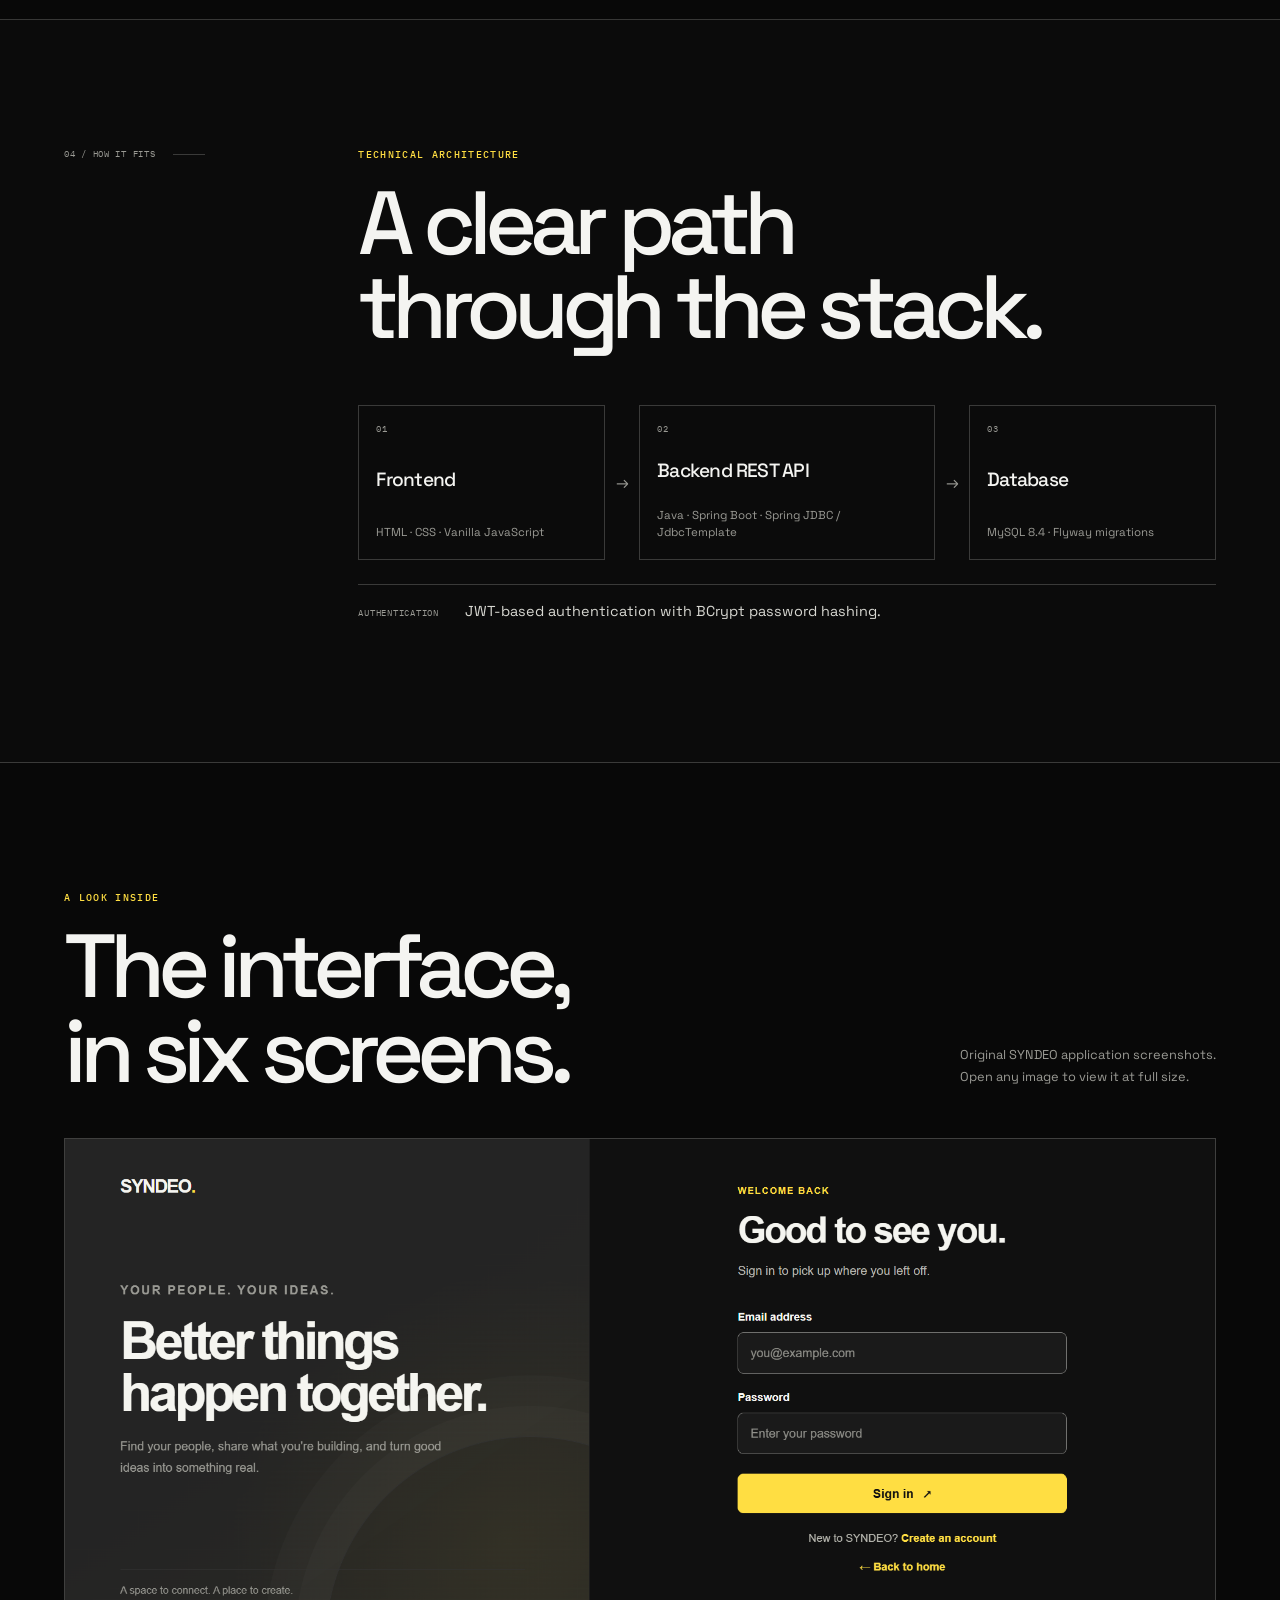
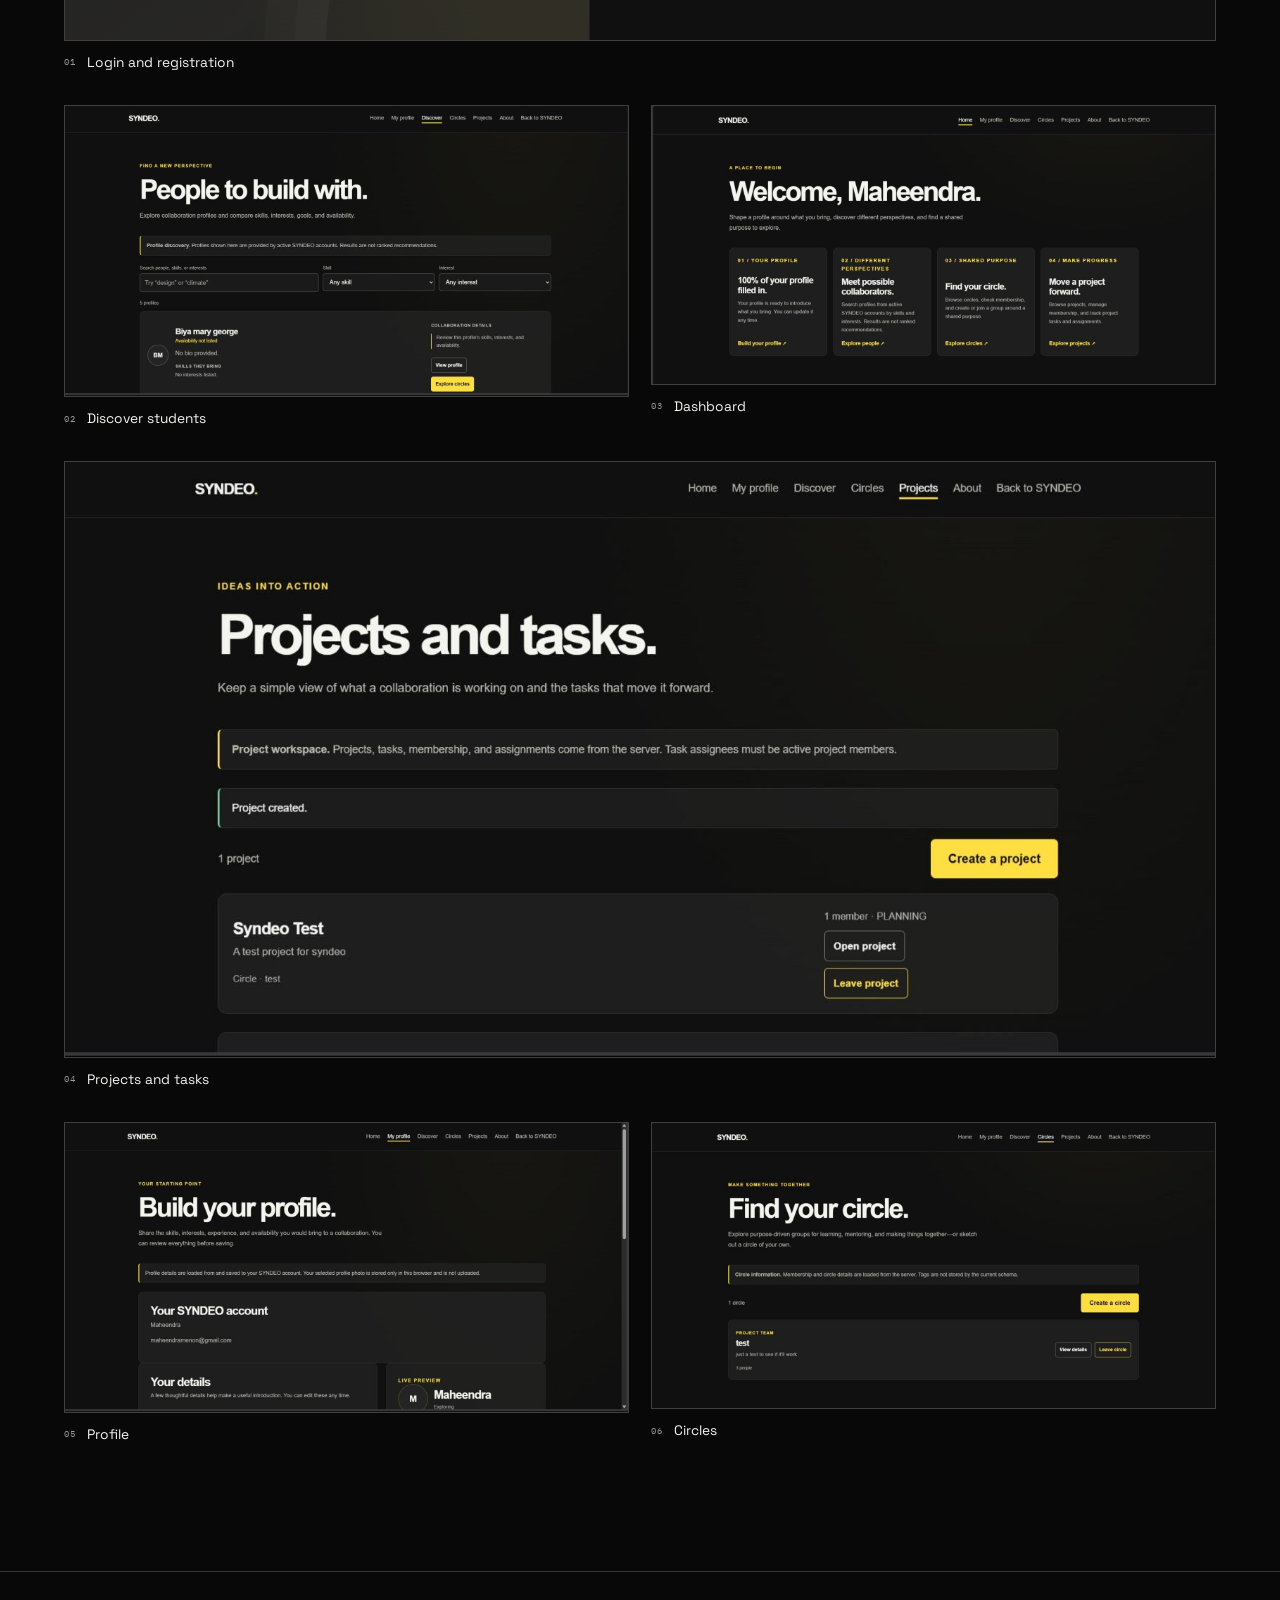
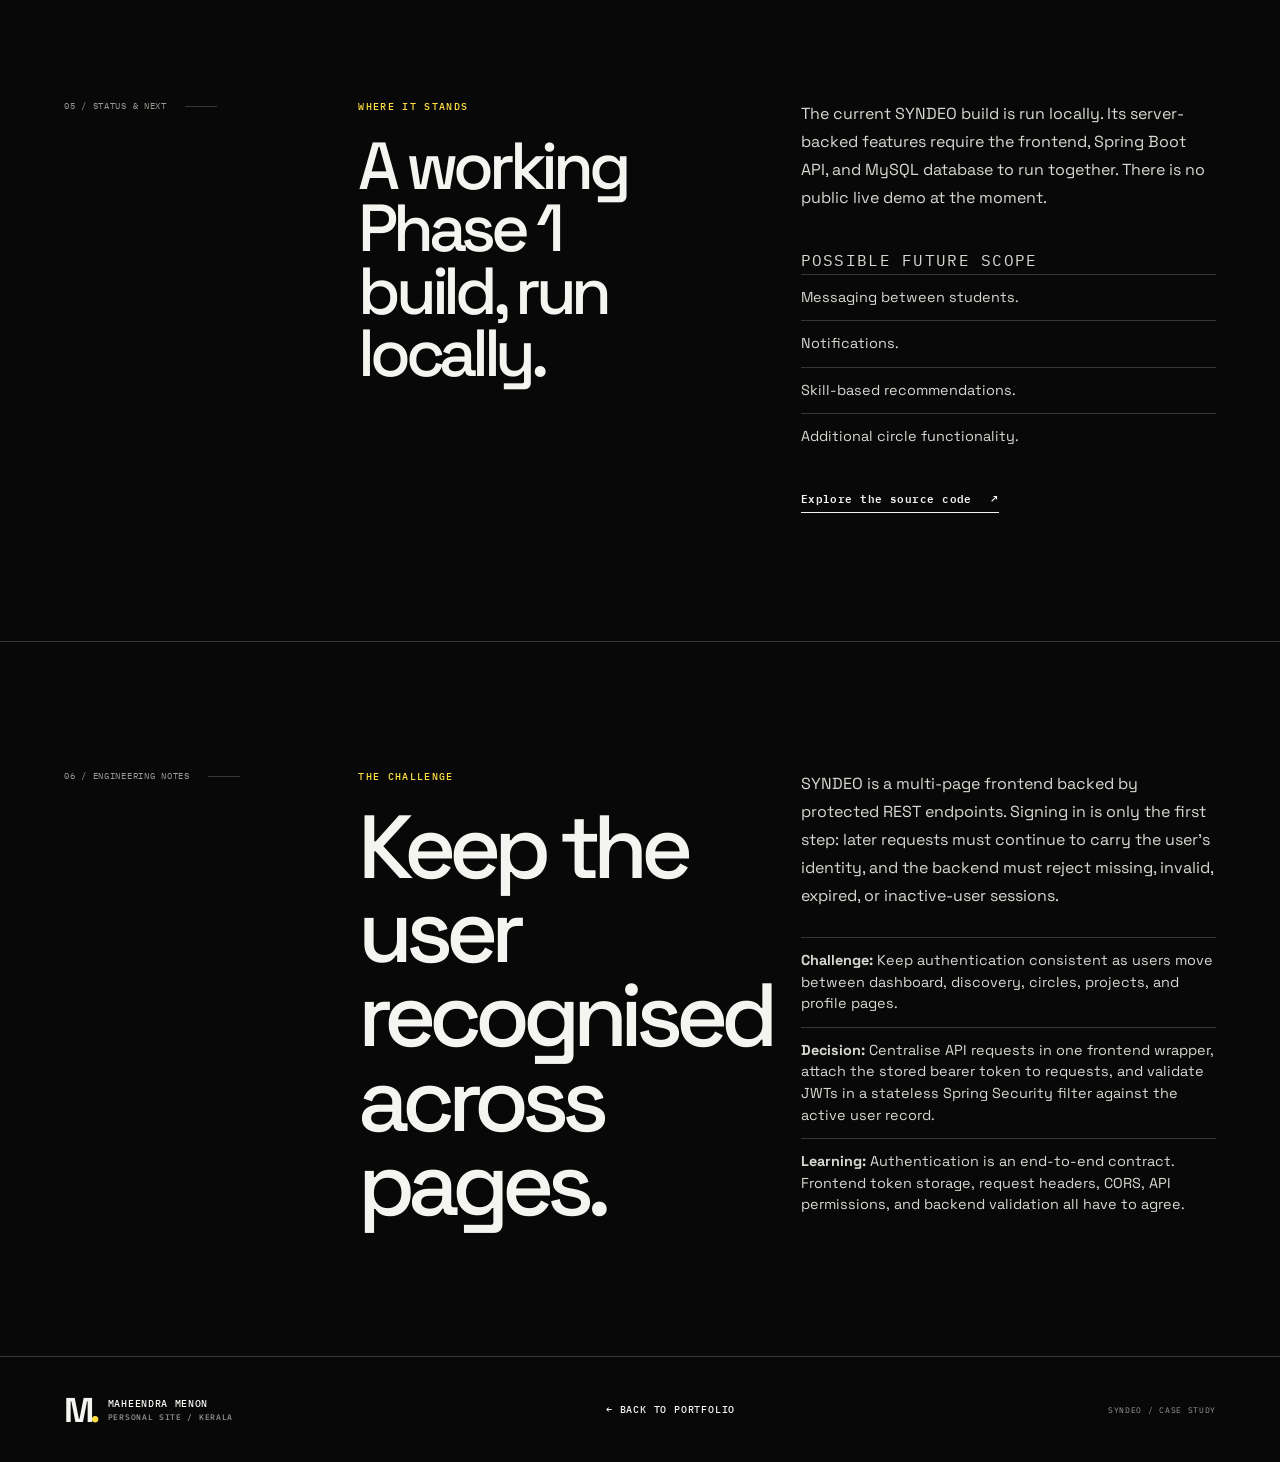
<file: syndeo.html>
<!doctype html>
<html lang="en">
<head>
  <meta charset="utf-8">
  <meta name="viewport" content="width=device-width, initial-scale=1">
  <meta name="theme-color" content="#080808">
  <link rel="icon" type="image/svg+xml" href="favicon.svg">
  <meta name="description" content="A case study of SYNDEO, a student collaboration platform for discovering teammates and organising projects.">
  <link rel="canonical" href="https://maheendrahx.github.io/Portfolio/syndeo.html">
  <meta property="og:type" content="article">
  <meta property="og:url" content="https://maheendrahx.github.io/Portfolio/syndeo.html">
  <meta property="og:title" content="SYNDEO — Case Study | Maheendra Menon">
  <meta property="og:description" content="Good ideas don't happen alone. A student collaboration platform case study.">
  <title>SYNDEO — Case Study | Maheendra Menon</title>
  <link rel="preconnect" href="https://fonts.googleapis.com">
  <link rel="preconnect" href="https://fonts.gstatic.com" crossorigin>
  <script src="theme-init.js"></script>
  <link href="https://fonts.googleapis.com/css2?family=IBM+Plex+Mono:wght@400;500;600&family=Space+Grotesk:wght@400;500;600;700&display=swap" rel="stylesheet">
  <link rel="stylesheet" href="case-study.css">
</head>
<body data-project="syndeo">
  <a class="skip-link" href="#main">Skip to case study</a>
  <header class="case-header">
    <a class="wordmark" href="index.html" aria-label="Back to Maheendra Menon's portfolio"><span class="mark">M<span>.</span></span><span>MAHEENDRA MENON<br><small>PERSONAL SITE / KERALA</small></span></a>
    <a class="back-link" href="index.html"><span aria-hidden="true">←</span> BACK TO PORTFOLIO</a>
  </header>

  <main id="main">
    <section class="case-hero" aria-labelledby="project-title">
      <div class="hero-meta mono"><span>PROJECT 04 / CASE STUDY</span><span>TEAM PROJECT · FRONTEND</span></div>
      <p class="eyebrow"><span class="status-dot"></span> STUDENT COLLABORATION PLATFORM</p>
      <h1 id="project-title">SYNDEO<span class="period">.</span></h1>
      <p class="tagline">Good ideas don't happen alone.</p>
      <p class="intro">SYNDEO is a student collaboration platform designed to help students discover potential teammates through shared skills, interests, and availability. It provides a space to organise people into circles and collaborate on projects with task tracking.</p>
      <div class="hero-actions">
        <a class="button-link" href="https://github.com/MaheendraHX/SYNDEO" target="_blank" rel="noopener noreferrer">VIEW SOURCE ON GITHUB <span aria-hidden="true">↗</span></a>
        <span class="retired-note mono"><span class="status-dot"></span> LOCAL DEVELOPMENT / NO PUBLIC DEMO</span>
      </div>
      <div class="hero-index mono"><span>HTML · CSS · JAVASCRIPT</span><span>JAVA · SPRING BOOT · MYSQL</span></div>
    </section>

    <section class="case-section overview" aria-labelledby="overview-title">
      <div class="section-rail mono"><span>01 / THE CONTEXT</span><span class="rail-line"></span></div>
      <div class="section-content">
        <p class="eyebrow">THE PROJECT</p>
        <h2 id="overview-title">Finding the right people<br>is part of the work.</h2>
        <div class="two-column">
          <article><p class="label mono">THE PROBLEM</p><p>Students often struggle to find teammates with compatible skills, interests, and availability. Collaboration can become scattered across different communication channels and personal networks.</p></article>
          <article><p class="label mono">THE SOLUTION</p><p>SYNDEO brings student discovery, profiles, circles, projects, and task organisation into one platform, giving teams a shared place to find each other and get started.</p></article>
        </div>
      </div>
    </section>

    <section class="case-section feature-section" aria-labelledby="features-title">
      <div class="section-rail mono"><span>02 / WHAT IT DOES</span><span class="rail-line"></span></div>
      <div class="section-content">
        <p class="eyebrow">CORE FEATURES</p>
        <h2 id="features-title">A place to find<br>your people, then build.</h2>
        <ul class="feature-list">
          <li><span class="feature-no mono">01</span><span class="feature-name">User registration and login</span><span class="feature-mark" aria-hidden="true">↗</span></li>
          <li><span class="feature-no mono">02</span><span class="feature-name">Student profiles</span><span class="feature-mark" aria-hidden="true">↗</span></li>
          <li><span class="feature-no mono">03</span><span class="feature-name">Profile discovery and filtering</span><span class="feature-mark" aria-hidden="true">↗</span></li>
          <li><span class="feature-no mono">04</span><span class="feature-name">Circles for organising students</span><span class="feature-mark" aria-hidden="true">↗</span></li>
          <li><span class="feature-no mono">05</span><span class="feature-name">Project creation and organisation</span><span class="feature-mark" aria-hidden="true">↗</span></li>
          <li><span class="feature-no mono">06</span><span class="feature-name">Task tracking within projects</span><span class="feature-mark" aria-hidden="true">↗</span></li>
        </ul>
        <p class="feature-note mono">DISCOVERY LISTS AND FILTERS PROFILES; IT DOES NOT RANK OR RECOMMEND STUDENTS.</p>
      </div>
    </section>

    <section class="case-section contribution" aria-labelledby="contribution-title">
      <div class="section-rail mono"><span>03 / MY ROLE</span><span class="rail-line"></span></div>
      <div class="section-content contribution-layout">
        <div><p class="eyebrow">TEAM PROJECT</p><h2 id="contribution-title">My part<br>in the build.</h2></div>
        <div class="contribution-copy">
          <p>SYNDEO was built as a team project. I was responsible for frontend development, shaping the user-facing experience and connecting it to the backend services.</p>
          <ul class="plain-list">
            <li>Built the frontend interface.</li>
            <li>Implemented user-facing pages and interactions.</li>
            <li>Connected frontend functionality to backend REST APIs.</li>
            <li>Worked on interface consistency and responsive behaviour.</li>
          </ul>
        </div>
      </div>
    </section>

    <section class="case-section architecture" aria-labelledby="architecture-title">
      <div class="section-rail mono"><span>04 / HOW IT FITS</span><span class="rail-line"></span></div>
      <div class="section-content">
        <p class="eyebrow">TECHNICAL ARCHITECTURE</p>
        <h2 id="architecture-title">A clear path<br>through the stack.</h2>
        <div class="architecture-flow" aria-label="Frontend connects to the Backend REST API, which connects to the Database">
          <div class="flow-node"><span class="flow-number mono">01</span><strong>Frontend</strong><span>HTML · CSS · Vanilla JavaScript</span></div>
          <span class="flow-arrow" aria-hidden="true">→</span>
          <div class="flow-node"><span class="flow-number mono">02</span><strong>Backend REST API</strong><span>Java · Spring Boot · Spring JDBC / JdbcTemplate</span></div>
          <span class="flow-arrow" aria-hidden="true">→</span>
          <div class="flow-node"><span class="flow-number mono">03</span><strong>Database</strong><span>MySQL 8.4 · Flyway migrations</span></div>
        </div>
        <div class="auth-note"><span class="label mono">AUTHENTICATION</span><p>JWT-based authentication with BCrypt password hashing.</p></div>
      </div>
    </section>

    <section class="gallery-section" aria-labelledby="gallery-title">
      <div class="gallery-heading">
        <div><p class="eyebrow">A LOOK INSIDE</p><h2 id="gallery-title">The interface,<br>in six screens.</h2></div>
        <p class="gallery-note">Original SYNDEO application screenshots.<br>Open any image to view it at full size.</p>
      </div>
      <div class="screenshot-grid">
        <figure class="shot shot-wide"><a href="assets/images/syndeo/login-registration.png" target="_blank" rel="noopener"><img src="assets/images/syndeo/login-registration.png" alt="SYNDEO sign-in and account registration page, with a welcome message and credential form." loading="lazy"><span class="expand-mark" aria-hidden="true">↗</span></a><figcaption><span class="mono">01</span> Login and registration</figcaption></figure>
        <figure class="shot"><a href="assets/images/syndeo/discover.jpg" target="_blank" rel="noopener"><img src="assets/images/syndeo/discover.jpg" alt="Discover page listing student profiles with search and filter controls." loading="lazy"><span class="expand-mark" aria-hidden="true">↗</span></a><figcaption><span class="mono">02</span> Discover students</figcaption></figure>
        <figure class="shot"><a href="assets/images/syndeo/dashboard.jpg" target="_blank" rel="noopener"><img src="assets/images/syndeo/dashboard.jpg" alt="SYNDEO dashboard greeting the signed-in student and showing profile and collaboration summaries." loading="lazy"><span class="expand-mark" aria-hidden="true">↗</span></a><figcaption><span class="mono">03</span> Dashboard</figcaption></figure>
        <figure class="shot shot-wide"><a href="assets/images/syndeo/projects-tasks.jpg" target="_blank" rel="noopener"><img src="assets/images/syndeo/projects-tasks.jpg" alt="Projects and tasks page showing a project workspace, task list, and project creation control." loading="lazy"><span class="expand-mark" aria-hidden="true">↗</span></a><figcaption><span class="mono">04</span> Projects and tasks</figcaption></figure>
        <figure class="shot"><a href="assets/images/syndeo/profile.jpg" target="_blank" rel="noopener"><img src="assets/images/syndeo/profile.jpg" alt="Student profile page showing account information and profile details." loading="lazy"><span class="expand-mark" aria-hidden="true">↗</span></a><figcaption><span class="mono">05</span> Profile</figcaption></figure>
        <figure class="shot"><a href="assets/images/syndeo/circles.jpg" target="_blank" rel="noopener"><img src="assets/images/syndeo/circles.jpg" alt="Circles page for finding and organising student groups." loading="lazy"><span class="expand-mark" aria-hidden="true">↗</span></a><figcaption><span class="mono">06</span> Circles</figcaption></figure>
      </div>
    </section>

    <section class="case-section status-section" aria-labelledby="status-title">
      <div class="section-rail mono"><span>05 / STATUS & NEXT</span><span class="rail-line"></span></div>
      <div class="section-content status-layout">
        <div><p class="eyebrow">WHERE IT STANDS</p><h2 id="status-title">A working Phase 1<br>build, run locally.</h2></div>
        <div class="status-copy">
          <p>The current SYNDEO build is run locally. Its server-backed features require the frontend, Spring Boot API, and MySQL database to run together. There is no public live demo at the moment.</p>
          <p class="label mono">POSSIBLE FUTURE SCOPE</p>
          <ul class="plain-list"><li>Messaging between students.</li><li>Notifications.</li><li>Skill-based recommendations.</li><li>Additional circle functionality.</li></ul>
          <a class="text-link" href="https://github.com/MaheendraHX/SYNDEO" target="_blank" rel="noopener noreferrer">Explore the source code <span aria-hidden="true">↗</span></a>
        </div>
      </div>
    </section>
    <section class="case-section contribution" aria-labelledby="engineering-title">
      <div class="section-rail mono"><span>06 / ENGINEERING NOTES</span><span class="rail-line"></span></div>
      <div class="section-content contribution-layout">
        <div><p class="eyebrow">THE CHALLENGE</p><h2 id="engineering-title">Keep the user<br>recognised across pages.</h2></div>
        <div class="contribution-copy">
          <p>SYNDEO is a multi-page frontend backed by protected REST endpoints. Signing in is only the first step: later requests must continue to carry the user's identity, and the backend must reject missing, invalid, expired, or inactive-user sessions.</p>
          <ul class="plain-list">
            <li><strong>Challenge:</strong> Keep authentication consistent as users move between dashboard, discovery, circles, projects, and profile pages.</li>
            <li><strong>Decision:</strong> Centralise API requests in one frontend wrapper, attach the stored bearer token to requests, and validate JWTs in a stateless Spring Security filter against the active user record.</li>
            <li><strong>Learning:</strong> Authentication is an end-to-end contract. Frontend token storage, request headers, CORS, API permissions, and backend validation all have to agree.</li>
          </ul>
        </div>
      </div>
    </section>

  </main>

  <footer class="case-footer"><a class="wordmark" href="index.html"><span class="mark">M<span>.</span></span><span>MAHEENDRA MENON<br><small>PERSONAL SITE / KERALA</small></span></a><a class="back-link" href="index.html">← BACK TO PORTFOLIO</a><span class="mono footer-note">SYNDEO / CASE STUDY</span></footer>
</body>
</html>
</file>
<file: styles.css>
:root{--paper:#e8e5dc;--paper-2:#dedbd2;--ink:#191a18;--soft-ink:#343632;--muted:#5e5f58;--rule:rgba(25,26,24,.18);--accent:#c94932;--accent-dark:#9f3124;--mono:'DM Mono',ui-monospace,SFMono-Regular,Consolas,monospace;--sans:'Manrope',Arial,sans-serif;--ease:cubic-bezier(.2,.8,.2,1);--gutter:clamp(20px,5vw,76px);color-scheme:light}
*,*::before,*::after{box-sizing:border-box}
html{--paper:#e8e5dc;--paper-2:#dedbd2;--ink:#191a18;--soft-ink:#343632;--muted:#5e5f58;--rule:rgba(25,26,24,.18);--accent:#c94932;--accent-dark:#9f3124;--mono:'DM Mono',ui-monospace,SFMono-Regular,Consolas,monospace;--sans:'Manrope',Arial,sans-serif;--ease:cubic-bezier(.2,.8,.2,1);--gutter:clamp(20px,5vw,76px);scroll-behavior:smooth;scroll-padding-top:88px}
body{margin:0;background:var(--paper);color:var(--ink);font-family:var(--sans);font-size:16px;line-height:1.55;-webkit-font-smoothing:antialiased;overflow-x:hidden}
body.intro-open{height:100vh;overflow:hidden}
a{color:inherit;text-decoration:none}
button{font:inherit} 
::selection{background:var(--accent);color:var(--paper)}
:focus-visible{outline:2px solid var(--accent);outline-offset:4px}
.mono,.eyebrow,.section-number,.project-kicker,.project-stack,.visual-index,.visual-caption,.certificate-date,.certificate-no,.certificate-note,.certificate-entry summary,.site-footer,.contact-top,.social-links,.back-top,.wordmark-name small,.intro-topline,.intro-bottom,.aside-index,.aside-foot,.hero-side-note{font-family:var(--mono);text-transform:uppercase;letter-spacing:.08em}
.mono{font-size:.65rem;line-height:1.5}
.skip-link{position:fixed;z-index:1000;left:12px;top:12px;padding:12px 16px;background:var(--ink);color:var(--paper);transform:translateY(-150%)}.skip-link:focus{transform:translateY(0)}
.page-grain{position:fixed;inset:0;pointer-events:none;z-index:40;opacity:.12;background-image:url("data:image/svg+xml,%3Csvg viewBox='0 0 180 180' xmlns='http://www.w3.org/2000/svg'%3E%3Cfilter id='n'%3E%3CfeTurbulence type='fractalNoise' baseFrequency='.82' numOctaves='3' stitchTiles='stitch'/%3E%3C/filter%3E%3Crect width='100%25' height='100%25' opacity='.13' filter='url(%23n)'/%3E%3C/svg%3E")}
.scroll-meter{position:fixed;z-index:100;top:0;left:0;width:100%;height:3px;pointer-events:none}.scroll-meter span{display:block;height:100%;width:0;background:var(--accent);transition:width .12s linear}
.site-header{position:absolute;z-index:50;top:0;left:0;width:100%;min-height:82px;padding:18px var(--gutter);display:flex;align-items:center;justify-content:space-between;border-bottom:1px solid var(--rule);transition:background .3s var(--ease),border-color .3s var(--ease)}body.entered .site-header{position:sticky;background:rgba(232,229,220,.95);backdrop-filter:blur(8px)}
.wordmark{display:flex;align-items:center;gap:12px;min-width:220px}.wordmark-mark{font-size:2.2rem;line-height:.8;font-weight:800;letter-spacing:-.14em}.wordmark-mark span{color:var(--accent)}.wordmark-name{font-size:.61rem;line-height:1.35;font-weight:800;letter-spacing:.12em}.wordmark-name small{display:inline-block;margin-top:5px;color:var(--muted);font-size:.55rem;font-weight:400;letter-spacing:.07em}
.nav{display:flex;align-items:center;gap:clamp(14px,2.5vw,36px)}.nav-link{position:relative;padding:8px 0;font:500 .63rem var(--mono);letter-spacing:.08em}.nav-link::after{content:'';position:absolute;left:0;right:100%;bottom:3px;height:1px;background:var(--accent);transition:right .3s var(--ease)}.nav-link:hover::after,.nav-link:focus-visible::after,.nav-link.is-current::after{right:0}.nav-link.is-current{color:var(--accent-dark)}.nav-toggle{display:none;border:0;background:none;width:42px;height:42px;align-items:center;justify-content:center;flex-direction:column;gap:6px}.nav-toggle span{width:21px;height:1px;background:var(--ink);transition:transform .25s var(--ease)}.nav-toggle[aria-expanded=true] span:first-child{transform:translateY(3.5px) rotate(45deg)}.nav-toggle[aria-expanded=true] span:last-child{transform:translateY(-3.5px) rotate(-45deg)}
.intro{position:relative;min-height:100svh;padding:126px var(--gutter) 28px;display:flex;flex-direction:column;justify-content:space-between;overflow:hidden;border-bottom:1px solid var(--rule)}.intro::before{content:'';position:absolute;left:0;top:29%;width:clamp(12px,2vw,27px);height:1px;background:var(--accent)}.intro-topline,.intro-bottom{position:relative;display:flex;justify-content:space-between;gap:16px;color:var(--muted);font-size:.59rem}.hero-layout{position:relative;display:grid;grid-template-columns:minmax(0,1fr) minmax(170px,225px);gap:5vw;align-items:end;margin:auto 0;padding:65px 0 76px}.hero-copy{min-width:0}.eyebrow{margin:0 0 19px;color:var(--accent-dark);font-size:.63rem;letter-spacing:.13em}.status-dot{display:inline-block;width:7px;height:7px;margin-right:9px;border-radius:50%;background:var(--accent);vertical-align:1px;box-shadow:0 0 0 4px rgba(201,73,50,.1)}.hero-title{margin:0;font-size:clamp(4.5rem,13.7vw,13.4rem);font-weight:800;line-height:.76;letter-spacing:-.095em}.hero-line{display:block;white-space:nowrap}.hero-line-second{margin-left:clamp(28px,9vw,145px);margin-top:.14em}.hero-period{color:var(--accent)}.hero-bottomline{display:flex;align-items:end;justify-content:space-between;gap:32px;margin:clamp(34px,6vw,80px) 0 0 clamp(0px,4vw,64px)}.hero-statement{margin:0;font-size:clamp(1.2rem,2.6vw,2rem);font-weight:500;line-height:1.25;letter-spacing:-.055em}.hero-actions{display:flex;align-items:flex-end;gap:25px;padding-bottom:3px}.enter-link{display:flex;align-items:center;gap:15px;border-bottom:1px solid var(--ink);padding:0 0 10px;font:500 .66rem var(--mono);letter-spacing:.07em;transition:color .2s,border-color .2s}.arrow-down{color:var(--accent);font-size:1.35rem;transition:transform .25s var(--ease)}.enter-link:hover{color:var(--accent-dark);border-color:var(--accent)}.enter-link:hover .arrow-down{transform:translate(3px,3px)}.quiet-link{padding-bottom:10px;color:var(--muted);font:400 .62rem var(--mono);letter-spacing:.05em}.quiet-link span{color:var(--accent)}.quiet-link:hover{color:var(--ink)}.hero-aside{align-self:end;max-width:215px;margin-bottom:21px;padding-top:18px;border-top:1px solid var(--ink);display:flex;flex-direction:column;gap:15px}.aside-index,.aside-foot{font-size:.58rem;color:var(--muted)}.aside-rule{width:26px;height:1px;background:var(--accent)}.hero-aside p{margin:0;font-size:.89rem;line-height:1.6;letter-spacing:-.02em}.aside-foot{font-size:.53rem}.hero-side-note{position:absolute;right:var(--gutter);top:49%;writing-mode:vertical-rl;color:var(--muted);font-size:.54rem}
.archive[hidden]{display:none}.archive{animation:archiveIn .85s var(--ease) both}@keyframes archiveIn{from{opacity:0;transform:translateY(24px)}to{opacity:1;transform:none}}
.section{position:relative;padding:clamp(92px,12vw,180px) var(--gutter);display:grid;grid-template-columns:minmax(120px,19%) minmax(0,1fr);gap:5vw;border-bottom:1px solid var(--rule)}.section-rail{display:flex;flex-direction:column;align-items:flex-start;gap:18px}.section-number{font-size:.59rem;color:var(--muted);white-space:nowrap}.section-tick{width:27px;height:1px;background:var(--accent)}.about-content{max-width:960px}.about-content>.eyebrow,.certificates-content>.eyebrow{margin-bottom:25px}.about-heading{margin:0 0 clamp(30px,5vw,68px);font-size:clamp(3.1rem,8.5vw,8rem);line-height:.94;letter-spacing:-.085em;font-weight:600}.about-heading span{color:var(--muted);font-weight:400}.about-body{max-width:740px;margin-left:clamp(0px,10vw,160px);display:grid;grid-template-columns:1fr 1fr;gap:clamp(20px,5vw,72px)}.about-body p{margin:0;font-size:clamp(1rem,1.45vw,1.27rem);line-height:1.8;letter-spacing:-.025em}.about-colophon{margin:42px 0 0 clamp(0px,10vw,160px);color:var(--muted);font-size:.57rem}
.work-section{padding-bottom:clamp(90px,11vw,150px)}.work-content{min-width:0}.section-heading-row,.cert-heading-row{display:flex;justify-content:space-between;align-items:end;gap:32px;margin-bottom:clamp(48px,7vw,94px)}.section-heading{margin:0;font-weight:600;font-size:clamp(3.2rem,8vw,7.5rem);line-height:.91;letter-spacing:-.085em}.heading-note{margin:0 0 7px;max-width:265px;color:var(--muted);font-size:.83rem;line-height:1.6}.project{display:grid;grid-template-columns:minmax(0,1.08fr) minmax(280px,.92fr);align-items:center;gap:clamp(30px,7vw,105px);padding:clamp(35px,6vw,84px) 0;border-top:1px solid var(--rule)}.project-copy{min-width:0}.project-kicker{display:flex;justify-content:space-between;gap:10px;color:var(--muted);font-size:.56rem;white-space:nowrap}.project-kicker span:first-child{color:var(--accent-dark)}.project h3{margin:22px 0 17px;font-size:clamp(3rem,7vw,6.65rem);font-weight:600;line-height:.93;letter-spacing:-.085em}.project-period{color:var(--accent)}.project-deck{max-width:44ch;margin:0;color:var(--soft-ink);font-size:clamp(.98rem,1.35vw,1.15rem);line-height:1.72;letter-spacing:-.025em}.project-foot{margin-top:30px;padding-top:14px;border-top:1px solid var(--rule);display:flex;flex-wrap:wrap;justify-content:space-between;align-items:center;gap:14px}.project-stack{color:var(--muted);font-size:.58rem}.project-stack i{font-style:normal;color:var(--accent)}.text-link{font-size:.77rem;font-weight:700;border-bottom:1px solid var(--accent);padding:4px 0;transition:color .2s}.text-link span{color:var(--accent);display:inline-block;transition:transform .2s var(--ease)}.text-link:hover{color:var(--accent-dark)}.text-link:hover span{transform:translate(3px,-2px)}.project-visual{position:relative;min-height:clamp(270px,36vw,490px);overflow:hidden;display:flex;align-items:center;justify-content:center;background:var(--paper-2);transition:transform .55s var(--ease),background .3s}.project:hover .project-visual{transform:translateY(-5px)}.visual-index,.visual-caption{position:absolute;left:20px;right:20px;color:var(--muted);font-size:.54rem}.visual-index{top:18px}.visual-caption{bottom:16px}.mavis-visual{background:#d8d5ca}.mavis-visual img{width:min(43%,190px);max-height:190px;object-fit:contain;transition:transform .6s var(--ease)}.project-mavis:hover .mavis-visual img{transform:rotate(-7deg) scale(1.06)}.project-mavis .project-visual{min-height:clamp(300px,38vw,510px)}.project-mavis .project-copy{padding-right:5%}.project-mavis h3{font-size:clamp(4rem,9vw,8rem)}.project-kevin{grid-template-columns:minmax(280px,.9fr) minmax(0,1.1fr)}.kevin-visual{min-height:clamp(360px,47vw,590px);background:var(--ink);color:var(--paper)}.kevin-letter{font-size:clamp(17rem,37vw,34rem);font-weight:800;line-height:.7;letter-spacing:-.15em;transform:translate(-.1em,-.05em);transition:transform .5s var(--ease),color .4s}.project-kevin:hover .kevin-letter{transform:translate(-.08em,-.09em) rotate(-4deg);color:#d8d5ca}.kevin-annotation{position:absolute;right:18px;bottom:57px;color:#b9b8ad;font-size:.55rem;line-height:1.7;text-align:right}.kevin-index{position:absolute;left:18px;top:18px;color:#b9b8ad;font-size:.55rem}.project-gesture{grid-template-columns:minmax(0,1.17fr) minmax(280px,.83fr)}.gesture-visual{min-height:clamp(310px,40vw,520px);background:#d9d5cb}.gesture-visual img{width:min(56%,310px);max-height:240px;object-fit:contain;transition:transform .65s var(--ease)}.project-gesture:hover .gesture-visual img{transform:rotate(5deg) scale(1.045)}.gesture-scribble{position:absolute;top:27%;right:8%;font-size:clamp(.78rem,1.4vw,1.1rem);font-style:italic;color:var(--accent-dark);transform:rotate(-8deg)}.project-disaster{grid-template-columns:minmax(240px,.76fr) minmax(0,1.24fr);gap:clamp(28px,8vw,125px)}.disaster-art{position:relative;min-height:clamp(300px,37vw,470px);background:var(--accent);display:flex;align-items:center;justify-content:center;overflow:hidden}.disaster-art img{width:min(42%,170px);max-height:165px;object-fit:contain;filter:grayscale(1);mix-blend-mode:screen;transition:transform .6s var(--ease)}.project-disaster:hover .disaster-art img{transform:scale(1.1) rotate(4deg)}.disaster-number{position:absolute;left:-.075em;top:-.2em;color:rgba(25,26,24,.17);font-weight:800;font-size:clamp(11rem,28vw,22rem);line-height:1;letter-spacing:-.12em}.disaster-caption{position:absolute;right:14px;bottom:14px;color:var(--paper);font-size:.58rem;text-align:right}.project-disaster h3{font-size:clamp(2.8rem,6.5vw,6rem)}.project-endnote{margin:42px 0 0;color:var(--muted);font-size:.58rem}
.certificates-section{padding-top:clamp(90px,10vw,145px);padding-bottom:clamp(100px,13vw,185px)}.certificates-content{min-width:0}.cert-heading-row{margin-bottom:48px}.cert-heading-row .section-heading{font-size:clamp(3rem,7vw,6.5rem)}.certificate-list{border-top:1px solid var(--ink)}.certificate-entry{border-bottom:1px solid var(--rule)}.certificate-entry summary{list-style:none;display:grid;grid-template-columns:44px minmax(190px,1.15fr) minmax(160px,1fr) minmax(110px,.55fr) 22px;align-items:center;gap:15px;min-height:77px;cursor:pointer;transition:padding .25s var(--ease),color .2s}.certificate-entry summary::-webkit-details-marker{display:none}.certificate-entry summary:hover,.certificate-entry[open] summary{padding-left:8px;color:var(--accent-dark)}.certificate-no,.certificate-date{color:var(--muted);font-size:.55rem}.certificate-name{font:600 clamp(.86rem,1.25vw,1.02rem) var(--sans);letter-spacing:-.03em;text-transform:none}.certificate-issuer{color:var(--muted);font:400 .67rem var(--sans);letter-spacing:0;text-transform:none}.certificate-open{justify-self:end;color:var(--accent);transition:transform .25s var(--ease)}.certificate-entry[open] .certificate-open{transform:rotate(45deg)}.certificate-preview{padding:0 0 25px 59px;display:flex;align-items:flex-end;gap:22px}.certificate-preview img{display:block;width:min(420px,75%);max-height:280px;object-fit:contain;object-position:left center;background:var(--paper-2)}.certificate-preview a{font:500 .62rem var(--mono);text-transform:uppercase;letter-spacing:.07em;border-bottom:1px solid var(--accent);padding-bottom:5px}.certificate-note{margin:24px 0 0;color:var(--muted);font-size:.56rem}
.contact-section{padding:26px var(--gutter) 0;background:var(--ink);color:var(--paper)}.contact-top{display:flex;justify-content:space-between;gap:20px;padding:18px 0;border-bottom:1px solid rgba(232,229,220,.2);color:#aaa99f;font-size:.57rem}.contact-main{max-width:1050px;padding:clamp(88px,13vw,180px) 0 clamp(80px,12vw,160px);margin-inline:auto}.contact-main .eyebrow{color:#e47e63}.contact-main h2{margin:0;font-size:clamp(3.7rem,10.8vw,10rem);font-weight:500;line-height:.9;letter-spacing:-.09em}.contact-main h2 em{color:#aaa99f;font-weight:400;font-style:normal}.contact-copy{max-width:52ch;margin:35px 0 30px;color:#c5c4ba;font-size:1rem;line-height:1.75}.contact-email{display:inline-flex;align-items:center;gap:18px;padding-bottom:10px;border-bottom:1px solid var(--accent);font-size:clamp(1.05rem,2.1vw,1.6rem);letter-spacing:-.04em}.contact-email span{color:#e47e63;transition:transform .2s}.contact-email:hover span{transform:translate(3px,-3px)}.contact-bottom{display:flex;justify-content:space-between;align-items:center;gap:24px;padding:21px 0;border-top:1px solid rgba(232,229,220,.2)}.contact-bottom>a:first-child,.back-top,.social-links a{font:400 .6rem var(--mono);letter-spacing:.06em}.contact-bottom>a:first-child:hover,.back-top:hover,.social-links a:hover{color:#e47e63}.social-links{display:flex;gap:clamp(15px,3vw,42px);font-size:.6rem}.site-footer{display:flex;justify-content:space-between;gap:20px;padding:16px var(--gutter) 21px;background:var(--ink);color:#aaa99f;font-size:.55rem}
[data-reveal]{opacity:0;transform:translateY(30px);transition:opacity .75s var(--ease),transform .75s var(--ease)}[data-reveal].in-view{opacity:1;transform:none}.project[data-reveal]{transition-delay:var(--reveal-delay,0ms)}.hero-line .char{display:inline-block;opacity:0;transform:translateY(.42em) rotateX(-38deg);transition:opacity .65s var(--ease),transform .7s var(--ease);transition-delay:calc(180ms + var(--i)*34ms)}body.is-ready .hero-line .char{opacity:1;transform:none}.hero-copy>.eyebrow,.hero-statement,.hero-actions,.hero-aside{opacity:0;transform:translateY(12px);transition:opacity .6s var(--ease),transform .65s var(--ease)}body.is-ready .hero-copy>.eyebrow{opacity:1;transform:none;transition-delay:120ms}body.is-ready .hero-statement{opacity:1;transform:none;transition-delay:760ms}body.is-ready .hero-actions{opacity:1;transform:none;transition-delay:940ms}body.is-ready .hero-aside{opacity:1;transform:none;transition-delay:660ms}
@media(max-width:960px){.hero-layout{grid-template-columns:minmax(0,1fr) 170px;gap:3vw}.hero-title{font-size:clamp(4.6rem,13vw,9.7rem)}.hero-bottomline{margin-left:0;flex-wrap:wrap}.hero-aside{max-width:175px}.section{grid-template-columns:105px minmax(0,1fr);gap:4vw}.project,.project-gesture{grid-template-columns:minmax(0,1fr) minmax(240px,.85fr);gap:35px}.project-kevin{grid-template-columns:minmax(240px,.85fr) minmax(0,1fr)}.project-disaster{grid-template-columns:minmax(200px,.68fr) minmax(0,1.32fr);gap:36px}.certificate-entry summary{grid-template-columns:32px minmax(150px,1.1fr) minmax(130px,1fr) minmax(95px,.58fr) 16px;gap:10px}.certificate-issuer{font-size:.62rem}}
@media(max-width:720px){html{scroll-padding-top:72px}.site-header{min-height:70px;padding:12px 20px}.wordmark{min-width:0}.wordmark-mark{font-size:1.9rem}.wordmark-name{font-size:.55rem}.nav-toggle{display:flex}.nav{position:fixed;inset:70px 0 auto;z-index:60;display:none;align-items:stretch;flex-direction:column;gap:0;padding:10px 22px 22px;background:var(--paper);border-bottom:1px solid var(--rule)}.nav.is-open{display:flex;animation:navIn .25s var(--ease) both}.nav-link{padding:15px 0;border-bottom:1px solid var(--rule);font-size:.68rem}.nav-link::after{display:none}@keyframes navIn{from{opacity:0;transform:translateY(-8px)}to{opacity:1;transform:none}}.intro{min-height:100svh;padding:104px 20px 22px}.intro-topline,.intro-bottom{font-size:.51rem}.intro-topline span:first-child{max-width:190px}.hero-layout{display:flex;flex-direction:column;align-items:stretch;gap:46px;padding:48px 0 40px}.hero-title{font-size:clamp(4.15rem,15.1vw,8rem);letter-spacing:-.095em}.hero-line-second{margin-left:8vw}.hero-bottomline{margin-top:37px;gap:25px}.hero-statement{font-size:clamp(1.3rem,5.1vw,2rem)}.hero-actions{gap:17px}.enter-link{font-size:.59rem}.quiet-link{font-size:.54rem}.hero-aside{align-self:flex-end;max-width:240px;width:64%;margin:0 0 0 auto;padding-top:12px;gap:9px}.hero-aside p{font-size:.78rem}.aside-foot{font-size:.48rem}.hero-side-note{display:none}.section{display:block;padding:82px 20px 90px}.section-rail{margin-bottom:40px}.section-number{font-size:.56rem}.about-heading{font-size:clamp(3.3rem,13vw,6.3rem);margin-bottom:34px}.about-body{margin-left:0;grid-template-columns:1fr;gap:19px}.about-body p{font-size:1rem}.about-colophon{margin:30px 0 0;font-size:.51rem}.section-heading-row,.cert-heading-row{display:block;margin-bottom:45px}.section-heading{font-size:clamp(3.6rem,14vw,6.6rem)}.heading-note{margin-top:18px;font-size:.75rem}.project,.project-gesture,.project-kevin,.project-disaster{grid-template-columns:1fr;gap:26px;padding:39px 0}.project-copy{grid-row:1}.project-visual,.kevin-visual,.gesture-visual,.disaster-art{grid-row:2;min-height:clamp(280px,78vw,430px)}.project-kevin .project-visual{grid-row:2}.project-disaster .disaster-art{min-height:320px}.project h3,.project-mavis h3{font-size:clamp(4rem,15vw,6.4rem)}.project-disaster h3{font-size:clamp(3.1rem,12vw,5rem)}.project-kicker{font-size:.51rem}.project-deck{font-size:.98rem}.project-foot{margin-top:24px}.project-endnote{line-height:1.8}.certificates-section{padding-bottom:95px}.cert-heading-row .section-heading{font-size:clamp(3.3rem,12vw,5.6rem)}.certificate-entry summary{grid-template-columns:30px minmax(0,1fr) 20px;gap:8px;min-height:70px}.certificate-name{grid-column:2;font-size:.9rem}.certificate-issuer{grid-column:2;grid-row:2;font-size:.63rem;padding-bottom:12px}.certificate-no{grid-column:1;grid-row:1/3;align-self:center}.certificate-date{display:none}.certificate-open{grid-column:3;grid-row:1/3}.certificate-preview{padding:0 0 22px 38px;display:block}.certificate-preview img{width:100%;max-height:none}.certificate-preview a{display:inline-block;margin-top:12px}.contact-section{padding:20px 20px 0}.contact-top{font-size:.5rem}.contact-main{padding:91px 0 86px;margin-left:0}.contact-main h2{font-size:clamp(3.9rem,13.5vw,7.3rem)}.contact-copy{font-size:.91rem}.contact-email{font-size:clamp(1rem,5vw,1.35rem);gap:9px}.contact-bottom{align-items:flex-start;flex-wrap:wrap}.social-links{order:3;width:100%;justify-content:space-between;gap:12px;font-size:.55rem}.back-top{margin-left:auto}.site-footer{padding:16px 20px 20px;font-size:.49rem}body.intro-open{height:100svh}}
@media(max-width:390px){.hero-title{font-size:14.8vw}.hero-bottomline{display:block}.hero-actions{margin-top:24px;justify-content:flex-start}.hero-aside{width:75%}.intro-topline span:last-child{font-size:.45rem}.project-kicker{gap:6px;font-size:.47rem}.project-stack{font-size:.52rem}.project-foot{gap:12px}.text-link{font-size:.72rem}.social-links a{font-size:.5rem}}
@media(prefers-reduced-motion:reduce){html{scroll-behavior:auto}*,*::before,*::after{animation-duration:.01ms!important;animation-iteration-count:1!important;transition-duration:.01ms!important;scroll-behavior:auto!important}[data-reveal],.hero-line .char,.hero-copy>.eyebrow,.hero-statement,.hero-actions,.hero-aside{opacity:1!important;transform:none!important}body.intro-open{height:auto;overflow:auto}}

.project-links{display:flex;align-items:center;gap:14px;flex-wrap:wrap}

.project-links{display:flex;align-items:center;gap:14px;flex-wrap:wrap}
@media(min-width:1101px){.hero-title{font-size:clamp(4.5rem,11.3vw,13.4rem)}}
@media(max-width:1100px){.hero-layout{grid-template-columns:1fr;gap:36px}.hero-title{font-size:clamp(4.5rem,11vw,9.7rem)}.hero-aside{justify-self:end}}
@media(max-width:720px){.hero-title{font-size:clamp(3.6rem,15.1vw,8rem)}}
body:not(.js-enabled).intro-open{height:auto;overflow:auto}
body.js-enabled.intro-open{height:100vh;overflow:hidden}
body:not(.js-enabled) [data-reveal]{opacity:1;transform:none}
@media(max-width:720px){body.js-enabled.intro-open{height:100svh}}
@media(prefers-reduced-motion:reduce){body.js-enabled.intro-open{height:auto;overflow:auto}}
body.js-enabled.intro-open .archive{display:none}

/* ================================================================
   MAHEENDRA MENON — MONOCHROME EDITORIAL REDESIGN
   Targeted overrides: existing certificate rules are preserved.
   ================================================================ */
:root,html{--paper:#f4f4f1;--paper-2:#e5e5e1;--ink:#080808;--soft-ink:#242424;--muted:#777772;--rule:rgba(8,8,8,.18);--accent:#080808;--accent-dark:#444440;--mono:'IBM Plex Mono',ui-monospace,SFMono-Regular,Consolas,monospace;--sans:'Space Grotesk',Arial,sans-serif;color-scheme:light}
html{background:var(--paper)}
body{background:var(--paper);color:var(--ink);font-family:var(--sans)}
::selection{background:#080808;color:#f4f4f1}
:focus-visible{outline-color:#080808}
.page-grain{opacity:.055}
.scroll-meter span{background:#080808}
.site-header{border-color:var(--rule)}
body.entered .site-header{background:rgba(244,244,241,.94)}
.wordmark-mark span,.hero-period,.project-period,.text-link span,.arrow-down,.quiet-link span{color:var(--ink)}
.wordmark-name small,.intro-topline,.intro-bottom,.aside-index,.aside-foot,.hero-side-note,.section-number,.project-kicker,.project-stack,.visual-index,.visual-caption{color:var(--muted)}
.nav-link::after,.section-tick,.aside-rule{background:#080808}
.nav-link.is-current{color:#080808}
.nav-toggle span{background:#080808}
.intro{background:var(--paper);border-color:var(--rule)}
.intro::before{background:#080808}
.eyebrow{color:#555550}
.status-dot{background:#080808;box-shadow:0 0 0 4px rgba(8,8,8,.08)}
.hero-title{font-weight:700;letter-spacing:-.105em}
.hero-line .char{transform:translateY(.46em) rotateX(-45deg);transition-timing-function:cubic-bezier(.16,1,.3,1)}
.hero-line-second{margin-left:clamp(28px,9vw,145px)}
.enter-link{border-color:#080808}
.enter-link:hover{color:#555550;border-color:#555550}
.enter-link:hover .arrow-down{color:#555550}
.quiet-link span{color:#080808}
.hero-aside{border-color:#080808}
.archive{background:var(--paper)}
.section{border-color:var(--rule)}
.about-heading span{color:#777772}
.section-heading,.about-heading,.project h3,.contact-main h2{font-family:var(--sans);font-weight:600}
.project{border-color:var(--rule)}
.project-kicker span:first-child{color:#080808}
.project-stack i{color:#777772}
.text-link{border-color:#080808}
.text-link:hover{color:#555550}
.project-visual{background:#e5e5e1}
.mavis-visual{background:#e5e5e1}
.kevin-visual{background:#dcdcd7}
.gesture-visual{background:#e5e5e1}
.disaster-art{background:#dcdcd7}
.project-visual img,.disaster-art img{filter:grayscale(1)}
.project:hover .project-visual{transform:translateY(-5px)}
.gesture-scribble{color:#777772}
.kevin-letter{color:#080808}
.kevin-annotation,.kevin-index,.disaster-caption{color:#555550}
.project-endnote{color:var(--muted)}
/* Preserve the certificates' original cream/red presentation and CSS behavior. */
.certificates-section{--paper:#e8e5dc;--paper-2:#dedbd2;--ink:#191a18;--soft-ink:#343632;--muted:#5e5f58;--rule:rgba(25,26,24,.18);--accent:#c94932;--accent-dark:#9f3124;--mono:'DM Mono',ui-monospace,SFMono-Regular,Consolas,monospace;--sans:'Manrope',Arial,sans-serif;background:#e8e5dc;color:#191a18}
.certificates-section .certificate-preview img{background:#dedbd2}
.contact-section{background:#080808;color:#f4f4f1}
.contact-top,.contact-bottom{border-color:rgba(244,244,241,.2)}
.contact-top,.site-footer{color:#aaa9a2}
.contact-main .eyebrow{color:#aaa9a2}
.contact-main h2 em{color:#9a9a94}
.contact-copy{color:#c8c8c2}
.contact-email{border-color:#f4f4f1}
.contact-email span{color:#f4f4f1}
.contact-bottom>a:first-child:hover,.back-top:hover,.social-links a:hover{color:#f4f4f1}
.site-footer{background:#080808}

/* Name-first opening: only the name is visible until the wordmark transition. */
.intro-blackout{position:fixed;inset:0;z-index:200;background:#080808;color:#f4f4f1;display:flex;align-items:center;justify-content:center;overflow:hidden;opacity:1;visibility:visible;transition:opacity .8s cubic-bezier(.2,.8,.2,1),visibility .8s;}
.intro-name{display:block;padding:0 5vw;white-space:nowrap;font-family:var(--sans);font-size:clamp(2.7rem,10.8vw,10.8rem);font-weight:700;line-height:.9;letter-spacing:-.105em;opacity:0;transform:translateY(24px);animation:introNameIn 1.15s cubic-bezier(.16,1,.3,1) .18s forwards;}
.intro-index{position:absolute;left:var(--gutter);bottom:28px;color:#8d8d87;font-size:.58rem;letter-spacing:.1em;opacity:0;animation:introMetaIn .6s ease 1s forwards}
@keyframes introNameIn{to{opacity:1;transform:translateY(0)}}
@keyframes introMetaIn{to{opacity:1}}
body.intro-open .site-header{opacity:0;visibility:hidden}
body.intro-open .intro{background:transparent;border-color:transparent;min-height:100svh;}
body.intro-open .intro-topline,body.intro-open .intro-bottom,body.intro-open .hero-copy>.eyebrow,body.intro-open .hero-bottomline,body.intro-open .hero-aside,body.intro-open .hero-side-note{opacity:0;visibility:hidden}
body.intro-open .hero-layout{display:block;position:absolute;inset:0;margin:0;padding:0;pointer-events:none}
body.intro-open .hero-copy{position:absolute;inset:0;display:flex;align-items:center;justify-content:center}
body.intro-open .hero-title{font-size:clamp(2.7rem,10.8vw,10.8rem);line-height:.9;letter-spacing:-.105em;text-align:center;transform:translateY(0);}
body.intro-open .hero-line{display:inline;white-space:normal}
body.intro-open .hero-line-second{margin:0}
body.intro-open .hero-period{display:none}
body.intro-open .hero-line .char{opacity:0!important}
body.intro-open.name-revealed .intro-blackout{opacity:0;visibility:hidden;pointer-events:none}
body.intro-open.name-revealed .hero-line .char{opacity:1!important;transform:none!important}
body.intro-open.name-revealed .hero-title{animation:heroNameSettle .95s cubic-bezier(.16,1,.3,1) both}
@keyframes heroNameSettle{from{transform:scale(.94);letter-spacing:-.12em}to{transform:scale(1);letter-spacing:-.105em}}
body.intro-open.name-revealed .hero-copy>.eyebrow,body.intro-open.name-revealed .hero-bottomline,body.intro-open.name-revealed .hero-aside{visibility:visible;opacity:1;transform:none}
body.intro-open.name-revealed .hero-copy>.eyebrow{transition-delay:.16s}
body.intro-open.name-revealed .hero-statement{transition-delay:.3s}
body.intro-open.name-revealed .hero-actions{transition-delay:.42s}
body.intro-open.name-revealed .hero-aside{transition-delay:.3s}
body.intro-open.name-revealed .intro-topline,body.intro-open.name-revealed .intro-bottom{visibility:visible;opacity:1;transition:opacity .7s ease .2s}
body.intro-open.name-revealed .site-header{visibility:visible;opacity:1;transition:opacity .7s ease .2s}
body.intro-open.name-revealed .hero-layout{position:relative;inset:auto;display:grid;grid-template-columns:minmax(0,1fr) minmax(170px,225px);gap:5vw;align-items:end;margin:auto 0;padding:65px 0 76px;pointer-events:auto}
body.intro-open.name-revealed .hero-copy{position:static;display:block}
body.intro-open.name-revealed .hero-title{font-size:clamp(4.5rem,11.3vw,13.4rem);line-height:.76;letter-spacing:-.095em;text-align:left;animation:heroNameSettle .95s cubic-bezier(.16,1,.3,1) both}
body.intro-open.name-revealed .hero-line{display:block;white-space:nowrap}
body.intro-open.name-revealed .hero-line-second{margin-left:clamp(28px,9vw,145px)}
body.intro-open.name-revealed .hero-period{display:inline;color:#080808}
@media(max-width:1100px){body.intro-open.name-revealed .hero-layout{grid-template-columns:1fr;gap:36px}body.intro-open.name-revealed .hero-title{font-size:clamp(4.5rem,11vw,9.7rem)}body.intro-open.name-revealed .hero-aside{justify-self:end}}
@media(max-width:720px){.intro-name{font-size:clamp(2.35rem,10.8vw,5.5rem)}body.intro-open .hero-title{font-size:clamp(2.35rem,10.8vw,5.5rem)}body.intro-open .hero-line{display:block}body.intro-open .hero-line-second{margin-left:0}body.intro-open.name-revealed .hero-title{font-size:clamp(3.6rem,15.1vw,8rem)}body.intro-open.name-revealed .hero-layout{display:flex;flex-direction:column;align-items:stretch;gap:46px;padding:48px 0 40px}body.intro-open.name-revealed .hero-title{font-size:clamp(3.6rem,15.1vw,8rem)}body.intro-open.name-revealed .hero-line-second{margin-left:8vw}.intro-index{bottom:20px}}
@media(prefers-reduced-motion:reduce){.intro-name,.intro-index{animation:none;opacity:1;transform:none}body.intro-open .intro-blackout{transition:none}}


/* Opening-name readability and monochrome page palette. */
:root,html{--paper:#080808;--paper-2:#151515;--ink:#f4f4f1;--soft-ink:#d8d8d2;--muted:#9a9a94;--rule:rgba(244,244,241,.2);--accent:#f4f4f1;--accent-dark:#aaa9a2;color-scheme:dark}
html,body,.intro,.archive{background:#080808;color:#f4f4f1}
body.entered .site-header{background:rgba(8,8,8,.94)}
.intro::before,.nav-link::after,.section-tick,.aside-rule,.nav-toggle span{background:#f4f4f1}
.nav-link.is-current,.wordmark-mark span,.hero-period,.project-period,.text-link span,.arrow-down,.quiet-link span{color:#f4f4f1}
.eyebrow,.hero-title,.section-heading,.about-heading,.project h3,.contact-main h2{color:#f4f4f1}
.project-visual,.mavis-visual,.gesture-visual{background:#151515}
.kevin-visual,.disaster-art{background:#111}
.kevin-letter{color:#f4f4f1}
.kevin-annotation,.kevin-index,.disaster-caption{color:#aaa9a2}
.intro-name{width:min(100%,1200px);padding:0 clamp(20px,5vw,76px);white-space:normal;text-align:center;text-wrap:balance;font-size:clamp(2rem,8vw,7.5rem);letter-spacing:.025em;line-height:1.02}
body.intro-open .hero-title{letter-spacing:-.035em}
body.intro-open .hero-line{white-space:normal}
.entered .intro-blackout{opacity:0;visibility:hidden;pointer-events:none}
.entered .hero-title{animation:heroNameSettle .95s cubic-bezier(.16,1,.3,1) both}
@media(max-width:720px){.intro-name{font-size:clamp(2rem,10vw,4.5rem);padding-inline:20px;line-height:1.08}body.intro-open .hero-title{font-size:clamp(2rem,10vw,4.5rem);letter-spacing:-.025em}}
@media(prefers-reduced-motion:reduce){.entered .intro-blackout{transition:none}}


.enter-link,.text-link{border-color:#f4f4f1}.hero-aside{border-color:#f4f4f1}.project-kicker span:first-child{color:#f4f4f1}

.certificates-section .section-heading{color:var(--ink)}

.hero-title{letter-spacing:-.04em}@keyframes heroNameSettle{from{transform:scale(.94);letter-spacing:-.04em}to{transform:scale(1);letter-spacing:-.04em}}


/* Case-study and portfolio refinements */
.certificates-section{--muted:#50514a}


/* Center the final contact message within its already centered content column. */
.contact-main {
  display: flex;
  flex-direction: column;
  align-items: center;
  margin-inline: auto;
  text-align: center;
}

.contact-main .eyebrow,
.contact-main h2 {
  width: 100%;
  text-align: center;
}

.contact-copy {
  margin: 35px auto 30px;
  text-align: center;
}

.contact-email {
  justify-content: center;
  margin-inline: auto;
}


/* Restore readable certificate labels against the original warm paper background. */
.certificates-section {
  --muted: #41423d;
}

.certificates-section .eyebrow {
  color: #842b20;
}

.certificates-section .certificate-no,
.certificates-section .certificate-date,
.certificates-section .certificate-issuer,
.certificates-section .certificate-note,
.certificates-section .section-number {
  color: #41423d;
}

.certificates-section .certificate-open {
  color: #9f3124;
}

/* Keep the final contact panel and its footer content centered as one composition. */
.contact-section {
  text-align: center;
}

.contact-top {
  justify-content: center;
  text-align: center;
}

.contact-main {
  display: flex;
  flex-direction: column;
  align-items: center;
  margin-inline: auto;
  text-align: center;
}

.contact-main .eyebrow,
.contact-main h2 {
  width: 100%;
  text-align: center;
}

.contact-copy {
  margin: 35px auto 30px;
  text-align: center;
}

.contact-email {
  justify-content: center;
  margin-inline: auto;
}

.contact-bottom {
  display: flex;
  flex-direction: column;
  justify-content: center;
  align-items: center;
  gap: 18px;
  text-align: center;
}

.contact-bottom > * {
  margin-inline: auto;
}

.social-links {
  width: 100%;
  justify-content: center;
  flex-wrap: wrap;
}

.site-footer {
  justify-content: center;
  text-align: center;
  flex-wrap: wrap;
}

/* The light identity is intentionally independent of the original dark palette. */
html[data-theme="light"] {
  color-scheme: light;
  --paper: #F8F9F5;
  --paper-2: #E8EEE8;
  --ink: #173D2B;
  --soft-ink: #345343;
  --muted: #5B6E61;
  --rule: rgba(23, 61, 43, .18);
  --accent: #47745A;
  --accent-dark: #315840;
}

html[data-theme="light"],
html[data-theme="light"] body,
html[data-theme="light"] .intro,
html[data-theme="light"] .archive {
  background: #F8F9F5;
  color: #173D2B;
}

html[data-theme="light"] ::selection {
  background: #47745A;
  color: #FFFFFF;
}

html[data-theme="light"] :focus-visible {
  outline-color: #47745A;
}

html[data-theme="light"] .scroll-meter span,
html[data-theme="light"] .intro::before,
html[data-theme="light"] .nav-link::after,
html[data-theme="light"] .section-tick,
html[data-theme="light"] .aside-rule {
  background: #47745A;
}

html[data-theme="light"] .page-grain {
  opacity: .045;
}

html[data-theme="light"] .intro-blackout {
  background: #F8F9F5;
  color: #173D2B;
}

html[data-theme="light"] .intro-index {
  color: #5B6E61;
}

html[data-theme="light"] body.entered .site-header {
  background: rgba(248, 249, 245, .94);
}

html[data-theme="light"] .nav-link.is-current,
html[data-theme="light"] .wordmark-mark span,
html[data-theme="light"] .hero-period,
html[data-theme="light"] .project-period,
html[data-theme="light"] .text-link span,
html[data-theme="light"] .arrow-down,
html[data-theme="light"] .quiet-link span,
html[data-theme="light"] .project-kicker span:first-child,
html[data-theme="light"] .project-stack i {
  color: #47745A;
}

html[data-theme="light"] .nav-toggle span {
  background: #173D2B;
}

html[data-theme="light"] .eyebrow {
  color: #47745A;
}

html[data-theme="light"] .hero-title,
html[data-theme="light"] .section-heading,
html[data-theme="light"] .about-heading,
html[data-theme="light"] .project h3,
html[data-theme="light"] .contact-main h2 {
  color: #173D2B;
}

html[data-theme="light"] .status-dot {
  background: #47745A;
  box-shadow: 0 0 0 4px rgba(71, 116, 90, .12);
}

html[data-theme="light"] .enter-link,
html[data-theme="light"] .text-link,
html[data-theme="light"] .hero-aside {
  border-color: #173D2B;
}

html[data-theme="light"] .enter-link:hover,
html[data-theme="light"] .text-link:hover {
  color: #315840;
}

html[data-theme="light"] .enter-link:hover .arrow-down,
html[data-theme="light"] .project-kevin:hover .kevin-letter {
  color: #47745A;
}

html[data-theme="light"] .about-heading span,
html[data-theme="light"] .gesture-scribble {
  color: #5B6E61;
}

html[data-theme="light"] .project-visual,
html[data-theme="light"] .mavis-visual,
html[data-theme="light"] .gesture-visual,
html[data-theme="light"] .kevin-visual,
html[data-theme="light"] .disaster-art {
  background: #E8EEE8;
}

html[data-theme="light"] .kevin-visual {
  color: #173D2B;
}

html[data-theme="light"] .kevin-letter {
  color: #173D2B;
}

html[data-theme="light"] .kevin-annotation,
html[data-theme="light"] .kevin-index,
html[data-theme="light"] .disaster-caption {
  color: #5B6E61;
}

html[data-theme="light"] .disaster-number {
  color: rgba(23, 61, 43, .14);
}

html[data-theme="light"] .disaster-art img {
  mix-blend-mode: multiply;
}

html[data-theme="light"] .certificates-section {
  --paper: #F8F9F5;
  --paper-2: #E8EEE8;
  --ink: #173D2B;
  --soft-ink: #345343;
  --muted: #5B6E61;
  --rule: rgba(23, 61, 43, .18);
  --accent: #47745A;
  --accent-dark: #315840;
  background: #F8F9F5;
  color: #173D2B;
}

html[data-theme="light"] .certificates-section .eyebrow,
html[data-theme="light"] .certificates-section .certificate-open {
  color: #47745A;
}

html[data-theme="light"] .certificates-section .certificate-no,
html[data-theme="light"] .certificates-section .certificate-date,
html[data-theme="light"] .certificates-section .certificate-issuer,
html[data-theme="light"] .certificates-section .certificate-note,
html[data-theme="light"] .certificates-section .section-number {
  color: #5B6E61;
}

html[data-theme="light"] .contact-section,
html[data-theme="light"] .site-footer {
  background: #E8EEE8;
  color: #173D2B;
}

html[data-theme="light"] .contact-top,
html[data-theme="light"] .contact-bottom {
  border-color: rgba(23, 61, 43, .18);
}

html[data-theme="light"] .contact-top,
html[data-theme="light"] .site-footer,
html[data-theme="light"] .contact-main h2 em {
  color: #5B6E61;
}

html[data-theme="light"] .contact-main .eyebrow,
html[data-theme="light"] .contact-email span,
html[data-theme="light"] .contact-bottom > a:first-child:hover,
html[data-theme="light"] .back-top:hover,
html[data-theme="light"] .social-links a:hover {
  color: #47745A;
}

html[data-theme="light"] .contact-copy {
  color: #345343;
}

html[data-theme="light"] .contact-email {
  border-color: #47745A;
}

html[data-theme="light"] .theme-toggle {
  color: #173D2B;
}

.theme-toggle {
  position: relative;
  display: grid;
  flex: 0 0 38px;
  width: 38px;
  height: 38px;
  place-items: center;
  padding: 0;
  border: 1px solid transparent;
  border-radius: 50%;
  background: transparent;
  color: var(--ink);
  cursor: pointer;
  transition: color .25s var(--ease), border-color .25s var(--ease), transform .25s var(--ease);
}

.theme-toggle:hover {
  border-color: var(--rule);
  transform: rotate(-8deg);
}

.theme-toggle:focus-visible {
  outline: 2px solid var(--accent);
  outline-offset: 3px;
}

.theme-icon {
  width: 18px;
  height: 18px;
  fill: none;
  stroke: currentColor;
  stroke-linecap: round;
  stroke-linejoin: round;
  stroke-width: 1.5;
}

html[data-theme="dark"] .theme-icon-moon,
html[data-theme="light"] .theme-icon-sun {
  display: none;
}

html[data-theme="dark"] .theme-icon-sun,
html[data-theme="light"] .theme-icon-moon {
  display: block;
}

::view-transition-group(root) {
  animation-duration: 1.25s;
}

::view-transition-old(root),
::view-transition-new(root) {
  animation: none;
}

::view-transition-old(root) {
  z-index: 1;
}

::view-transition-new(root) {
  z-index: 2;
  clip-path: var(--theme-wipe-start, inset(50%));
  filter: drop-shadow(0 0 7px rgba(0, 0, 0, .3));
  animation: theme-ink-reveal 1.25s cubic-bezier(.62, 0, .28, 1) both;
}

@keyframes theme-ink-reveal {
  from {
    clip-path: var(--theme-wipe-start);
  }

  to {
    clip-path: var(--theme-wipe-end);
  }
}

html.theme-switching,
html.theme-switching body,
html.theme-switching body * {
  transition-property: color, background-color, border-color, outline-color, fill, stroke;
  transition-duration: .38s;
  transition-timing-function: ease;
}

@media (max-width: 720px) {
  .theme-toggle {
    margin-left: auto;
  }
}

@media (prefers-reduced-motion: reduce) {
  ::view-transition-group(root),
  ::view-transition-old(root),
  ::view-transition-new(root) {
    animation: none !important;
  }

  .theme-toggle,
  .theme-toggle:hover {
    transition: none;
    transform: none;
  }
}
</file>
<file: case-study.css>
:root{color-scheme:dark;--paper:#080808;--paper-2:#151515;--ink:#f4f4f1;--soft:#d8d8d2;--muted:#9a9a94;--rule:rgba(244,244,241,.2);--mono:'IBM Plex Mono',ui-monospace,SFMono-Regular,Consolas,monospace;--sans:'Space Grotesk',Arial,sans-serif;--gutter:clamp(20px,5vw,76px);--ease:cubic-bezier(.2,.8,.2,1);--accent:#FFDE42;--accent-soft:rgba(255,222,66,.12)}
*{box-sizing:border-box}html{scroll-behavior:smooth;scroll-padding-top:90px}body{margin:0;background:var(--paper);color:var(--ink);font-family:var(--sans);-webkit-font-smoothing:antialiased}a{color:inherit;text-decoration:none}.mono{font-family:var(--mono);letter-spacing:.08em}.skip-link{position:absolute;left:var(--gutter);top:-60px;z-index:10;padding:12px;background:var(--ink);color:var(--paper)}.skip-link:focus{top:12px}.case-header,.case-footer{min-height:86px;padding:18px var(--gutter);display:flex;justify-content:space-between;align-items:center;border-bottom:1px solid var(--rule)}.wordmark{display:flex;gap:12px;align-items:center;font-family:var(--mono);font-size:.62rem;font-weight:500;letter-spacing:.07em}.wordmark small{color:var(--muted);font-size:.53rem}.mark{font-family:var(--sans);font-size:2.15rem;font-weight:700;letter-spacing:-.12em}.mark span,.period{color:var(--accent)}.back-link{font:500 .62rem var(--mono);letter-spacing:.08em}.back-link span{padding-right:7px}.back-link:hover,.text-link:hover{color:var(--muted)}
.case-hero{min-height:min(790px,calc(100svh - 86px));padding:28px var(--gutter) 24px;display:flex;flex-direction:column;justify-content:center;position:relative;overflow:hidden;border-bottom:1px solid var(--rule)}.hero-meta,.hero-index{display:flex;justify-content:space-between;color:var(--muted);font-size:.56rem}.hero-meta{position:absolute;left:var(--gutter);right:var(--gutter);top:28px}.eyebrow{margin:0 0 22px;color:var(--accent);font:500 .64rem var(--mono);letter-spacing:.13em}.case-hero>.eyebrow{margin-top:40px}.status-dot{display:inline-block;width:7px;height:7px;margin-right:9px;border-radius:50%;background:var(--accent);vertical-align:1px}.case-hero h1{margin:0;font-size:clamp(5rem,17vw,15rem);line-height:.78;letter-spacing:-.085em;font-weight:600}.tagline{margin:clamp(30px,5vw,64px) 0 14px;font-size:clamp(1.55rem,4.4vw,3.8rem);line-height:1.05;letter-spacing:-.06em}.intro{max-width:710px;margin:0;color:var(--soft);font-size:clamp(1rem,1.5vw,1.2rem);line-height:1.75}.hero-actions{display:flex;align-items:center;gap:24px;flex-wrap:wrap;margin-top:30px}.button-link{padding:14px 17px;border:1px solid var(--ink);font:600 .64rem var(--mono);letter-spacing:.06em;transition:background .2s,color .2s}.button-link span{margin-left:20px}.button-link:hover{background:var(--ink);color:var(--paper)}.retired-note{font-size:.56rem;color:var(--muted)}.retired-note .status-dot{background:#777;box-shadow:0 0 0 4px rgba(154,154,148,.12)}.hero-index{margin-top:auto;padding-top:54px}
.case-section{display:grid;grid-template-columns:clamp(125px,18vw,250px) minmax(0,1fr);gap:clamp(24px,5vw,70px);padding:clamp(78px,10vw,145px) var(--gutter);border-bottom:1px solid var(--rule)}.section-rail{display:flex;align-items:flex-start;gap:18px;color:var(--muted);font-size:.56rem;white-space:nowrap}.rail-line{display:block;width:32px;height:1px;margin-top:6px;background:var(--rule)}.section-content{min-width:0}.section-content>.eyebrow,.gallery-heading .eyebrow{margin-bottom:20px}.section-content h2,.gallery-heading h2{margin:0 0 40px;font-size:clamp(2.8rem,7vw,6.4rem);line-height:.94;letter-spacing:-.08em;font-weight:500}.two-column{display:grid;grid-template-columns:repeat(2,minmax(0,1fr));gap:clamp(28px,7vw,100px);max-width:920px}.two-column article{border-top:1px solid var(--rule);padding-top:14px}.label{margin:0 0 15px;color:var(--muted);font-size:.58rem}.two-column article>p:last-child,.contribution-copy>p,.status-copy>p{margin:0;color:var(--soft);font-size:1rem;line-height:1.75}.feature-section{background:#0b0b0b}.feature-list{list-style:none;padding:0;margin:55px 0 0;border-top:1px solid var(--rule);max-width:950px}.feature-list li{min-height:70px;display:grid;grid-template-columns:70px 1fr 24px;align-items:center;gap:10px;border-bottom:1px solid var(--rule)}.feature-no{color:var(--muted);font-size:.59rem}.feature-name{font-size:clamp(1rem,2vw,1.4rem);letter-spacing:-.035em}.feature-mark{color:var(--muted)}.feature-note{margin:24px 0 0;color:var(--muted);font-size:.55rem;line-height:1.8}
.contribution-layout,.status-layout{display:grid;grid-template-columns:minmax(240px,.9fr) minmax(0,1.1fr);gap:clamp(28px,8vw,110px)}.contribution-layout h2,.status-layout h2{margin-bottom:0}.contribution-copy>p{max-width:55ch}.plain-list{list-style:none;margin:27px 0 0;padding:0}.plain-list li{padding:12px 0;border-top:1px solid var(--rule);font-size:.9rem;color:var(--soft);line-height:1.5}.architecture{background:#0b0b0b}.architecture-flow{display:grid;grid-template-columns:minmax(0,1fr) 34px minmax(0,1.2fr) 34px minmax(0,1fr);align-items:stretch;margin-top:56px}.flow-node{min-height:155px;padding:17px;border:1px solid var(--rule);display:flex;flex-direction:column;justify-content:space-between;gap:18px}.flow-number{color:var(--muted);font-size:.55rem}.flow-node strong{font-size:1.2rem;font-weight:500;letter-spacing:-.04em}.flow-node>span:last-child{color:var(--muted);font-size:.72rem;line-height:1.55}.flow-arrow{align-self:center;text-align:center;color:var(--muted)}.auth-note{display:flex;gap:26px;align-items:baseline;margin-top:24px;padding-top:17px;border-top:1px solid var(--rule)}.auth-note .label{flex:none}.auth-note p{margin:0;color:var(--soft);font-size:.9rem}
.gallery-section{padding:clamp(78px,10vw,145px) var(--gutter);border-bottom:1px solid var(--rule)}.gallery-heading{display:flex;justify-content:space-between;align-items:end;gap:30px;margin:0 0 45px}.gallery-heading h2{margin-bottom:0}.gallery-note{margin:0 0 5px;color:var(--muted);font-size:.8rem;line-height:1.7}.screenshot-grid{display:grid;grid-template-columns:repeat(2,minmax(0,1fr));gap:34px 22px}.shot{margin:0;min-width:0}.shot-wide{grid-column:span 2}.shot>a{position:relative;display:flex;align-items:center;justify-content:center;background:#111;border:1px solid var(--rule);overflow:hidden}.shot img{display:block;width:100%;height:auto;max-height:620px;object-fit:contain;transition:transform .5s var(--ease)}.shot>a:hover img{transform:scale(1.015)}.expand-mark{position:absolute;right:12px;top:12px;width:30px;height:30px;display:grid;place-items:center;background:rgba(8,8,8,.85);font-size:.9rem;opacity:0;transition:opacity .2s}.shot>a:hover .expand-mark,.shot>a:focus-visible .expand-mark{opacity:1}.shot figcaption{display:flex;gap:12px;align-items:center;padding-top:12px;font-size:.86rem}.shot figcaption span{color:var(--muted);font-size:.56rem}.status-copy>p{max-width:58ch}.status-copy .label{margin-top:34px}.status-copy .plain-list{margin-top:0}.text-link{display:inline-block;margin-top:28px;padding-bottom:5px;border-bottom:1px solid var(--ink);font:600 .7rem var(--mono);letter-spacing:.04em}.text-link span{padding-left:12px}.case-footer{min-height:105px;border-top:0;border-bottom:0}.footer-note{color:var(--muted);font-size:.53rem}
@media(max-width:850px){.case-section{grid-template-columns:1fr;gap:27px}.section-rail{justify-content:space-between}.rail-line{flex:1}.architecture-flow{grid-template-columns:1fr;gap:10px}.flow-arrow{transform:rotate(90deg);padding:3px}.flow-node{min-height:125px}.contribution-layout,.status-layout{grid-template-columns:1fr;gap:35px}}
@media(max-width:600px){.case-header{min-height:70px;padding-inline:20px}.wordmark{font-size:.53rem;gap:9px}.wordmark small{font-size:.45rem}.mark{font-size:1.8rem}.back-link{font-size:.5rem}.case-hero{min-height:calc(91svh - 70px);padding:28px 20px 22px}.hero-meta{left:20px;right:20px;font-size:.46rem}.hero-meta span:last-child{text-align:right}.case-hero>.eyebrow{font-size:.53rem;margin-top:34px}.case-hero h1{font-size:clamp(4.25rem,19vw,7.2rem)}.tagline{font-size:clamp(1.65rem,7.6vw,2.5rem)}.intro{font-size:.95rem}.hero-actions{gap:18px}.button-link{font-size:.55rem}.hero-index{font-size:.45rem;gap:14px}.case-section,.gallery-section{padding:76px 20px}.section-content h2,.gallery-heading h2{font-size:clamp(2.7rem,13vw,4.7rem);margin-bottom:30px}.two-column{grid-template-columns:1fr;gap:25px}.feature-list{margin-top:38px}.feature-list li{grid-template-columns:38px 1fr 20px;min-height:66px}.feature-note{font-size:.49rem}.gallery-heading{display:block;margin-bottom:32px}.gallery-note{margin-top:18px;font-size:.72rem}.screenshot-grid{grid-template-columns:1fr;gap:27px}.shot-wide{grid-column:auto}.shot img{max-height:none}.shot figcaption{font-size:.79rem}.auth-note{display:block}.auth-note p{line-height:1.6}.case-footer{padding-inline:20px;flex-wrap:wrap;gap:15px}.footer-note{display:none}}
@media(prefers-reduced-motion:reduce){html{scroll-behavior:auto}*,*::before,*::after{transition-duration:.01ms!important;animation-duration:.01ms!important;animation-iteration-count:1!important}}

@media(min-width:851px){.status-layout h2{font-size:clamp(2.8rem,5.2vw,5rem)}}



body[data-project="mavis"]{--accent:#a58aee;--accent-soft:rgba(165,138,238,.13)}
body[data-project="kevin"]{--accent:#a4bcae;--accent-soft:rgba(164,188,174,.13)}
body[data-project="gesture-math"]{--accent:#e2d45c;--accent-soft:rgba(226,212,92,.13)}
body[data-project="syndeo"]{--accent:#FFDE42;--accent-soft:rgba(255,222,66,.12)}
.hero-status{display:inline-flex;align-items:center;gap:8px;padding:9px 12px;border:1px solid var(--rule);color:var(--muted);font:500 .55rem var(--mono);letter-spacing:.07em}
.hero-status .status-dot{width:6px;height:6px;margin:0}
.hero-actions .text-link{margin-top:0}
.case-visual-section{padding:clamp(55px,7vw,96px) var(--gutter);border-bottom:1px solid var(--rule);background:#0b0b0b}
.visual-section-heading{display:flex;justify-content:space-between;align-items:end;gap:24px;margin-bottom:28px}
.visual-section-heading h2{margin:0;font-size:clamp(2.1rem,5vw,4.5rem);line-height:.95;letter-spacing:-.07em;font-weight:500}
.visual-section-heading p{max-width:360px;margin:0;color:var(--muted);font-size:.78rem;line-height:1.7}
.visual-grid{display:grid;grid-template-columns:repeat(3,minmax(0,1fr));gap:14px}
.visual-card{min-height:190px;padding:20px;border:1px solid var(--rule);background:linear-gradient(145deg,var(--accent-soft),rgba(255,255,255,.015));display:flex;flex-direction:column;justify-content:space-between;gap:25px}
.visual-card-top{display:flex;justify-content:space-between;gap:12px;color:var(--muted);font:500 .53rem var(--mono);letter-spacing:.08em}
.visual-index{color:var(--accent)}
.visual-card strong{display:block;max-width:14ch;font-size:clamp(1.35rem,2.6vw,2.25rem);font-weight:500;line-height:1;letter-spacing:-.055em}
.visual-card p{max-width:38ch;margin:10px 0 0;color:var(--soft);font-size:.78rem;line-height:1.6}
.visual-tags{display:flex;flex-wrap:wrap;gap:7px}
.visual-tags span{padding:7px 9px;border:1px solid var(--rule);color:var(--soft);font:500 .52rem var(--mono);letter-spacing:.03em}
.scope-note{margin-top:26px;padding:18px 20px;border-left:2px solid var(--accent);background:var(--accent-soft);color:var(--soft);font-size:.88rem;line-height:1.7}
.scope-note strong{color:var(--ink);font-weight:600}
.case-close{padding:clamp(60px,8vw,110px) var(--gutter);display:flex;justify-content:space-between;align-items:end;gap:28px;border-bottom:1px solid var(--rule)}
.case-close h2{max-width:740px;margin:0;font-size:clamp(2.4rem,6vw,5.8rem);line-height:.92;letter-spacing:-.08em;font-weight:500}
.case-close .text-link{flex:none}
@media(max-width:850px){.visual-grid{grid-template-columns:1fr 1fr}.visual-grid .visual-card:last-child{grid-column:span 2}}
@media(max-width:600px){.visual-section-heading{display:block}.visual-section-heading p{margin-top:16px}.visual-grid{grid-template-columns:1fr}.visual-grid .visual-card:last-child{grid-column:auto}.visual-card{min-height:155px}.case-close{display:block}.case-close .text-link{margin-top:26px}}

html[data-theme="light"] {
  color-scheme: light;
  --paper: #F8F9F5;
  --paper-2: #E8EEE8;
  --ink: #173D2B;
  --soft: #345343;
  --muted: #5B6E61;
  --rule: rgba(23, 61, 43, .18);
  --accent: #47745A;
  --accent-soft: rgba(71, 116, 90, .1);
}

html[data-theme="light"] body {
  background: #F8F9F5;
}

html[data-theme="light"] .feature-section,
html[data-theme="light"] .architecture,
html[data-theme="light"] .case-visual-section,
html[data-theme="light"] .shot > a {
  background: #E8EEE8;
}

html[data-theme="light"] .visual-card {
  background: #F8F9F5;
}

html[data-theme="light"] .expand-mark {
  background: rgba(23, 61, 43, .88);
  color: #FFFFFF;
}
</file>
